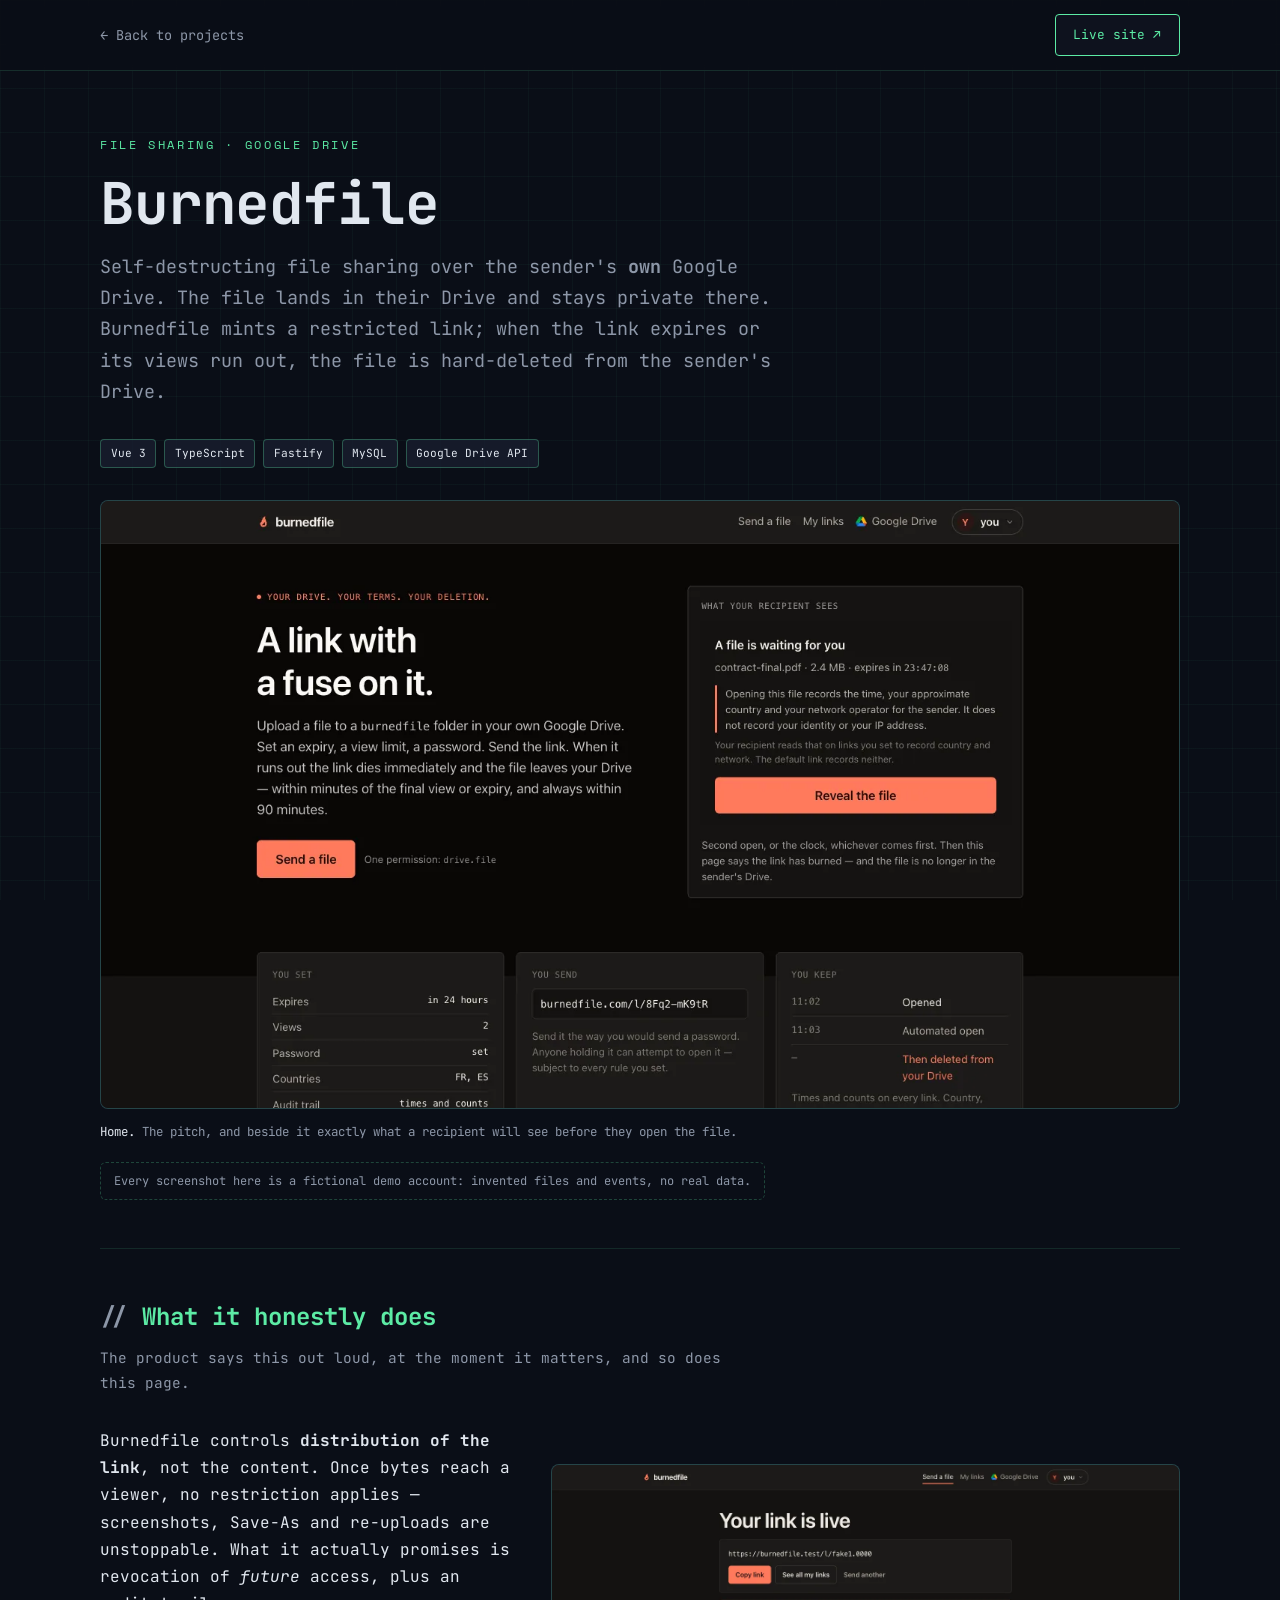
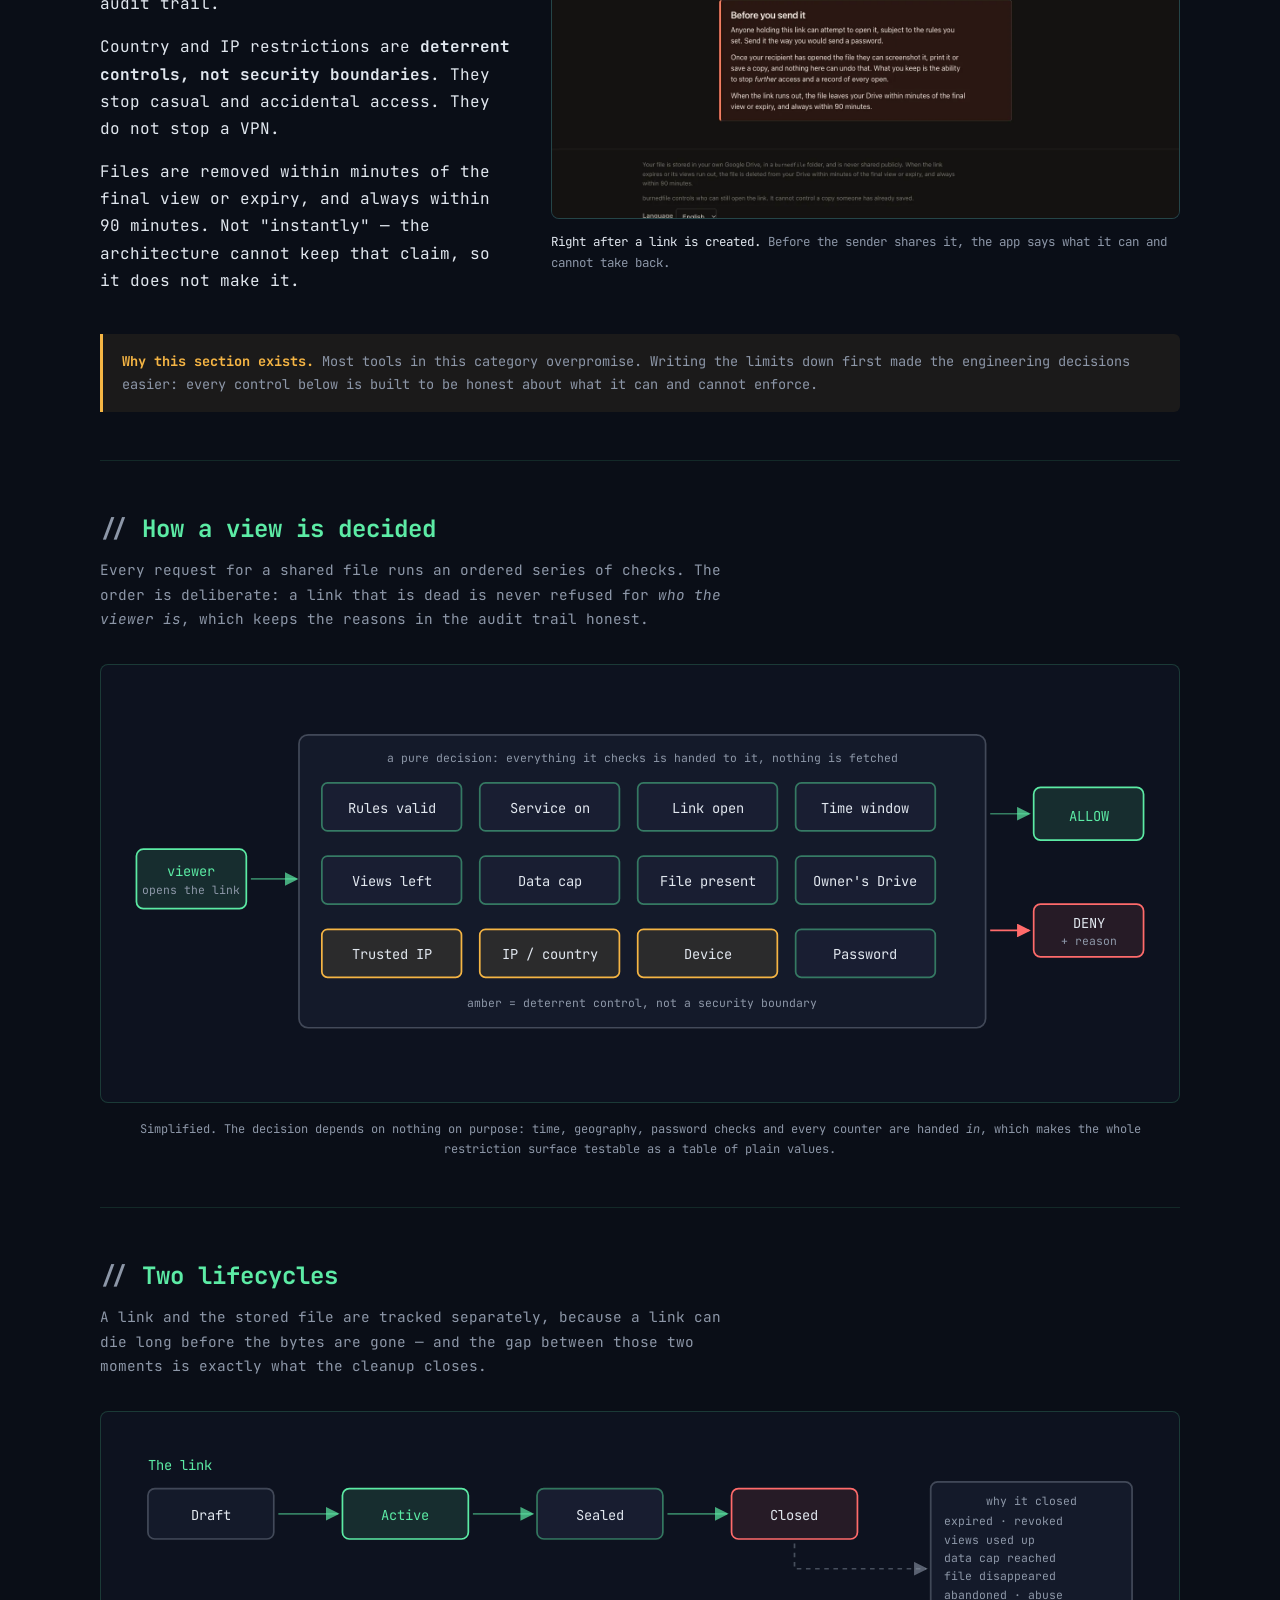
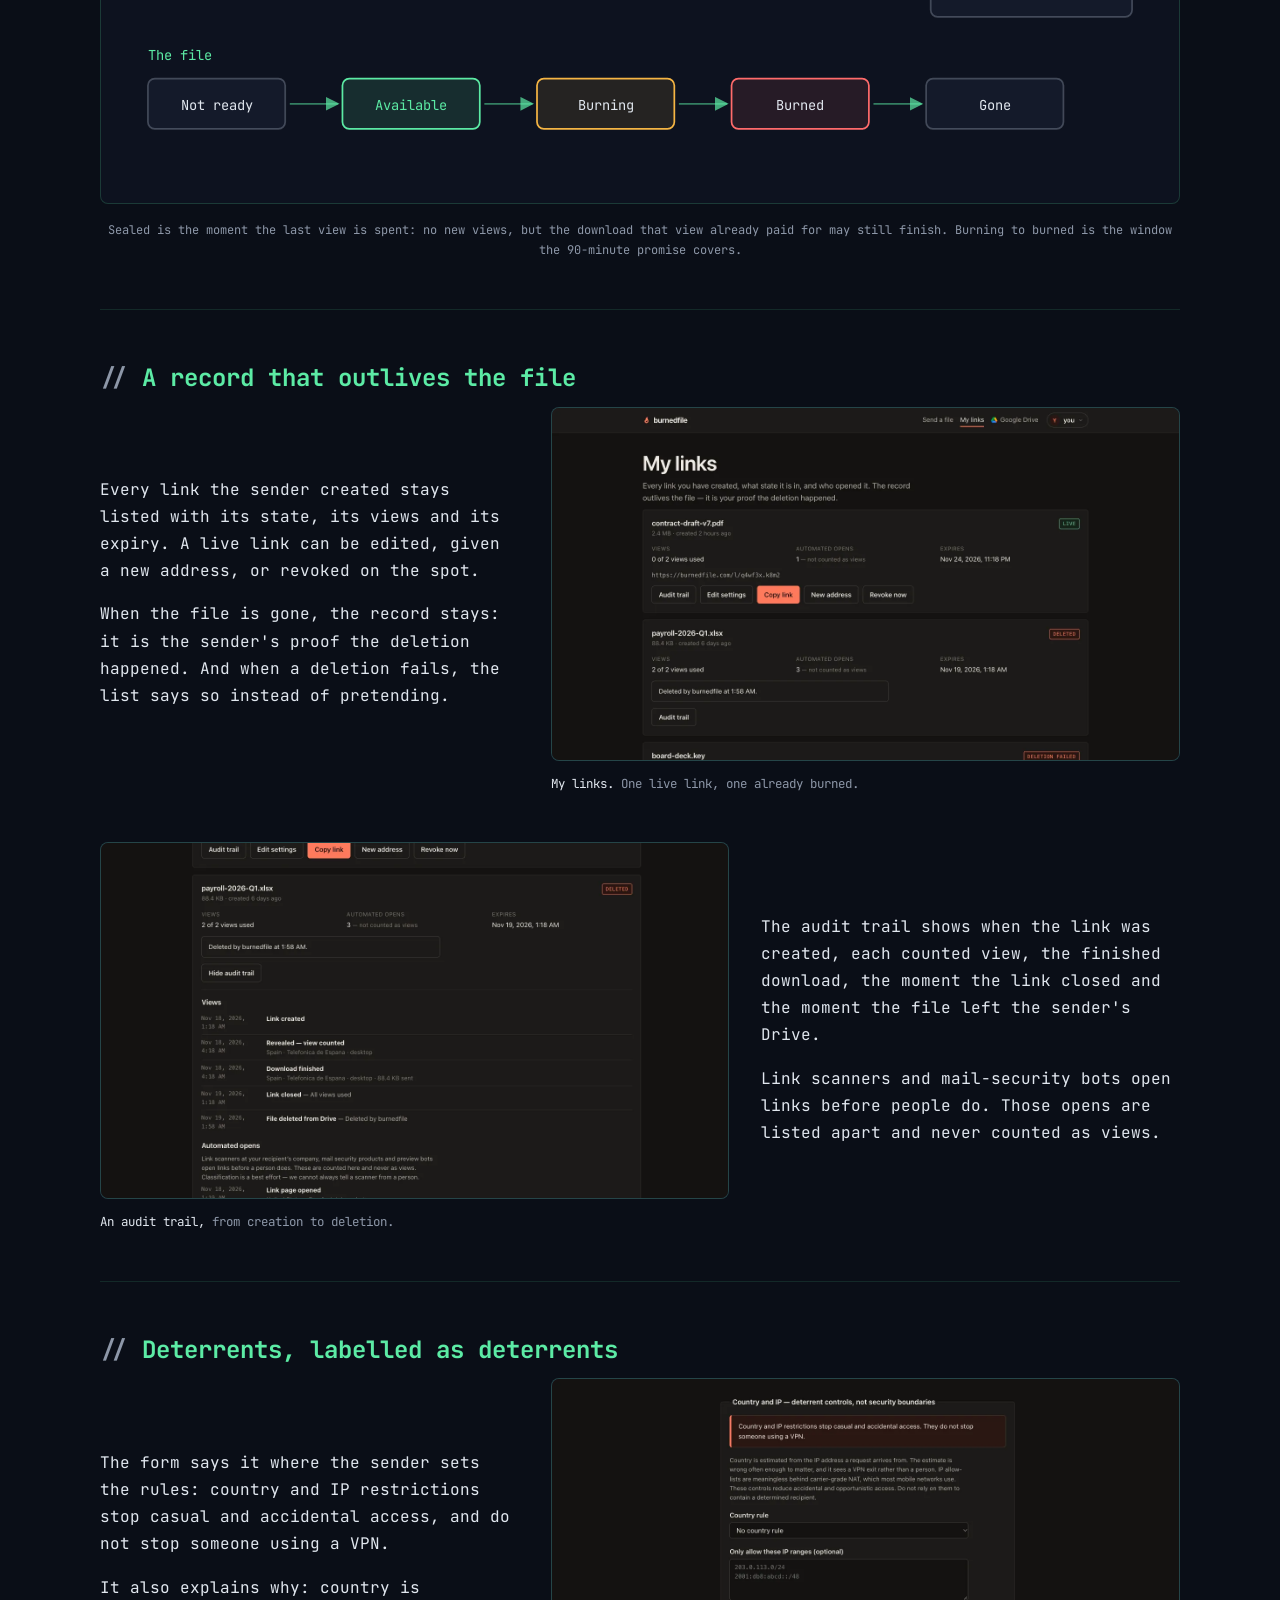
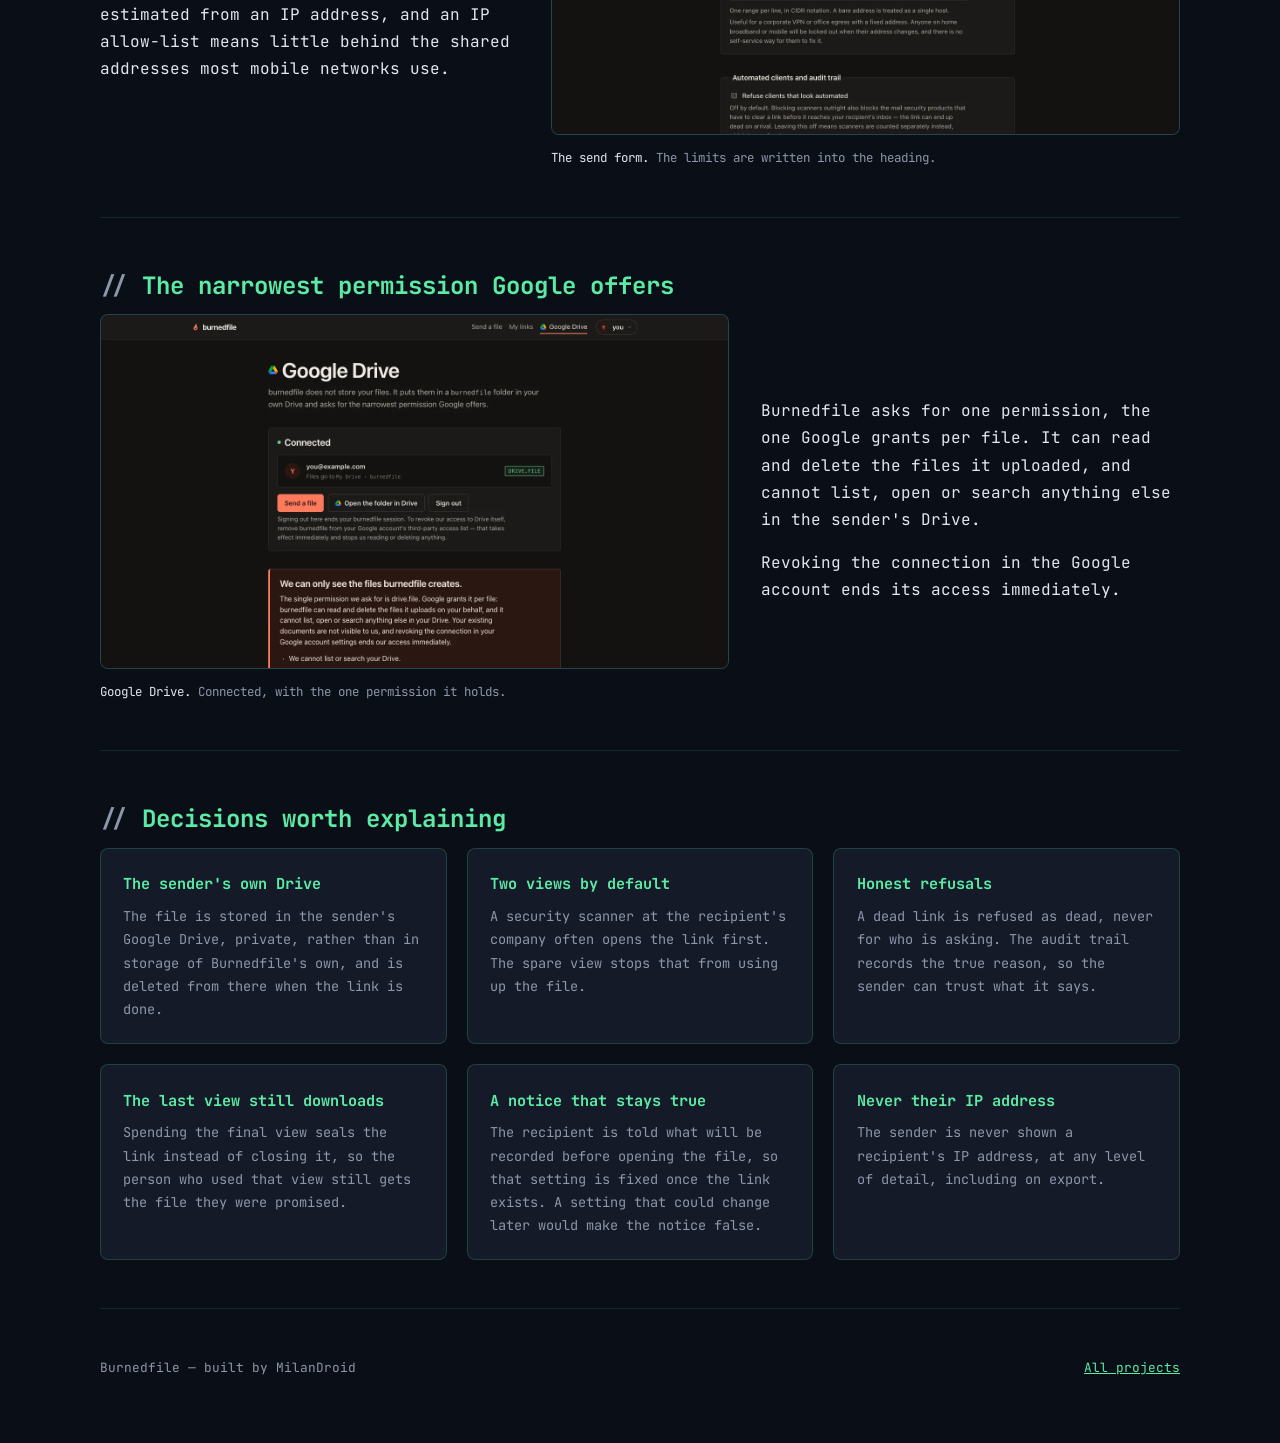
<file: projects/burnedfile.html>
<!DOCTYPE html>
<html lang="en">
<head>
    <meta charset="UTF-8">
    <meta name="viewport" content="width=device-width, initial-scale=1.0">
    <title>Burnedfile | MilanDroid</title>
    <meta name="description" content="Self-destructing file sharing over the sender's own Google Drive.">
    <link rel="preconnect" href="https://fonts.googleapis.com">
    <link rel="preconnect" href="https://fonts.gstatic.com" crossorigin>
    <link href="https://fonts.googleapis.com/css2?family=Space+Mono:wght@400;700&family=JetBrains+Mono:wght@300;400;700&display=swap" rel="stylesheet">
    <link rel="icon" href="/assets/profilex25.webp" type="image/webp">
    <link rel="stylesheet" href="project.css">
    <!-- Cloudflare Web Analytics -->
    <script type='module' src='https://static.cloudflareinsights.com/beacon.min.js' data-cf-beacon='{"token": "6ada0aabcde047e1b8abd1b683951ac5"}'></script>
    <!-- End Cloudflare Web Analytics -->
</head>
<body>

<header class="topbar">
    <div class="wrap topbar-inner">
        <a href="/index.html#projects" class="back-link">&larr; Back to projects</a>
        <div class="topbar-actions">
            <a href="https://burnedfile.com" class="btn btn-primary" target="_blank" rel="noopener">Live site &nearr;</a>
        </div>
    </div>
</header>

<main class="wrap">

    <section class="hero">
        <p class="eyebrow">File sharing &middot; Google Drive</p>
        <h1>Burnedfile</h1>
        <p class="lede">
            Self-destructing file sharing over the sender's <strong>own</strong> Google Drive.
            The file lands in their Drive and stays private there. Burnedfile mints a restricted
            link; when the link expires or its views run out, the file is hard-deleted from the
            sender's Drive.
        </p>
        <div class="tag-row">
            <span class="tag">Vue 3</span>
            <span class="tag">TypeScript</span>
            <span class="tag">Fastify</span>
            <span class="tag">MySQL</span>
            <span class="tag">Google Drive API</span>
        </div>

        <figure class="screenshot">
            <a href="/assets/burnedfile-home.webp" target="_blank" rel="noopener">
                <img src="/assets/burnedfile-home.webp" width="1440" height="810"
                     alt="Burnedfile's home page: 'A link with a fuse on it', beside a preview of what the recipient sees before revealing a file">
            </a>
            <figcaption>
                <strong>Home.</strong> The pitch, and beside it exactly what a recipient will see
                before they open the file.
            </figcaption>
        </figure>
        <p style="margin-top:1.25rem;">
            <span class="demo-note">Every screenshot here is a fictional demo account: invented files and events, no real data.</span>
        </p>
    </section>

    <section class="section">
        <h2>What it honestly does</h2>
        <p class="section-sub">
            The product says this out loud, at the moment it matters, and so does this page.
        </p>
        <div class="feature">
            <div class="prose">
                <p>
                    Burnedfile controls <strong>distribution of the link</strong>, not the content.
                    Once bytes reach a viewer, no restriction applies &mdash; screenshots, Save-As
                    and re-uploads are unstoppable. What it actually promises is revocation of
                    <em>future</em> access, plus an audit trail.
                </p>
                <p>
                    Country and IP restrictions are <strong>deterrent controls, not security
                    boundaries</strong>. They stop casual and accidental access. They do not stop a
                    VPN.
                </p>
                <p>
                    Files are removed within minutes of the final view or expiry, and always within
                    90 minutes. Not "instantly" &mdash; the architecture cannot keep that claim, so it
                    does not make it.
                </p>
            </div>
            <figure class="screenshot">
                <a href="/assets/burnedfile-created.webp" target="_blank" rel="noopener">
                    <img src="/assets/burnedfile-created.webp" width="1440" height="810" loading="lazy"
                         alt="The screen after a link is created: the share address, and a 'Before you send it' note saying the recipient can keep a copy once they open the file">
                </a>
                <figcaption>
                    <strong>Right after a link is created.</strong> Before the sender shares it, the
                    app says what it can and cannot take back.
                </figcaption>
            </figure>
        </div>
        <div class="note" style="margin-top:1.5rem;">
            <strong>Why this section exists.</strong> Most tools in this category overpromise.
            Writing the limits down first made the engineering decisions easier: every control below
            is built to be honest about what it can and cannot enforce.
        </div>
    </section>

    <section class="section">
        <h2>How a view is decided</h2>
        <p class="section-sub">
            Every request for a shared file runs an ordered series of checks. The order is
            deliberate: a link that is dead is never refused for <em>who the viewer is</em>, which
            keeps the reasons in the audit trail honest.
        </p>

        <div class="diagram">
            <svg viewBox="0 0 900 340" role="img" aria-labelledby="pipeline-title">
                <title id="pipeline-title">The ordered checks between a viewer opening a link and the file being allowed or refused</title>

                <rect x="10" y="140" width="96" height="52" rx="6" class="d-box-accent"/>
                <text x="58" y="163" class="d-label-accent" text-anchor="middle">viewer</text>
                <text x="58" y="179" class="d-label-sm" text-anchor="middle">opens the link</text>

                <path d="M110 166 H150" class="d-line" marker-end="url(#bf-arrow)"/>

                <rect x="152" y="40" width="600" height="256" rx="8" class="d-box-muted"/>
                <text x="452" y="64" class="d-label-sm" text-anchor="middle">a pure decision: everything it checks is handed to it, nothing is fetched</text>

                <rect x="172" y="82" width="122" height="42" rx="5" class="d-box"/>
                <text x="233" y="108" class="d-label" text-anchor="middle">Rules valid</text>

                <rect x="310" y="82" width="122" height="42" rx="5" class="d-box"/>
                <text x="371" y="108" class="d-label" text-anchor="middle">Service on</text>

                <rect x="448" y="82" width="122" height="42" rx="5" class="d-box"/>
                <text x="509" y="108" class="d-label" text-anchor="middle">Link open</text>

                <rect x="586" y="82" width="122" height="42" rx="5" class="d-box"/>
                <text x="647" y="108" class="d-label" text-anchor="middle">Time window</text>

                <rect x="172" y="146" width="122" height="42" rx="5" class="d-box"/>
                <text x="233" y="172" class="d-label" text-anchor="middle">Views left</text>

                <rect x="310" y="146" width="122" height="42" rx="5" class="d-box"/>
                <text x="371" y="172" class="d-label" text-anchor="middle">Data cap</text>

                <rect x="448" y="146" width="122" height="42" rx="5" class="d-box"/>
                <text x="509" y="172" class="d-label" text-anchor="middle">File present</text>

                <rect x="586" y="146" width="122" height="42" rx="5" class="d-box"/>
                <text x="647" y="172" class="d-label" text-anchor="middle">Owner's Drive</text>

                <rect x="172" y="210" width="122" height="42" rx="5" class="d-box-warn"/>
                <text x="233" y="236" class="d-label" text-anchor="middle">Trusted IP</text>

                <rect x="310" y="210" width="122" height="42" rx="5" class="d-box-warn"/>
                <text x="371" y="236" class="d-label" text-anchor="middle">IP / country</text>

                <rect x="448" y="210" width="122" height="42" rx="5" class="d-box-warn"/>
                <text x="509" y="236" class="d-label" text-anchor="middle">Device</text>

                <rect x="586" y="210" width="122" height="42" rx="5" class="d-box"/>
                <text x="647" y="236" class="d-label" text-anchor="middle">Password</text>

                <text x="452" y="278" class="d-label-sm" text-anchor="middle">amber = deterrent control, not a security boundary</text>

                <path d="M756 109 H790" class="d-line" marker-end="url(#bf-arrow)"/>
                <rect x="794" y="86" width="96" height="46" rx="6" class="d-box-accent"/>
                <text x="842" y="115" class="d-label-accent" text-anchor="middle">ALLOW</text>

                <path d="M756 211 H790" class="d-line-danger" marker-end="url(#bf-arrow-d)"/>
                <rect x="794" y="188" width="96" height="46" rx="6" class="d-box-danger"/>
                <text x="842" y="209" class="d-label" text-anchor="middle">DENY</text>
                <text x="842" y="224" class="d-label-sm" text-anchor="middle">+ reason</text>

                <defs>
                    <marker id="bf-arrow" markerWidth="8" markerHeight="8" refX="7" refY="4" orient="auto">
                        <path d="M0 0 L8 4 L0 8 z" fill="rgba(92,235,165,0.7)"/>
                    </marker>
                    <marker id="bf-arrow-d" markerWidth="8" markerHeight="8" refX="7" refY="4" orient="auto">
                        <path d="M0 0 L8 4 L0 8 z" fill="#ff6b6b"/>
                    </marker>
                </defs>
            </svg>
        </div>
        <p class="diagram-caption">
            Simplified. The decision depends on nothing on purpose: time, geography, password
            checks and every counter are handed <em>in</em>, which makes the whole restriction
            surface testable as a table of plain values.
        </p>
    </section>

    <section class="section">
        <h2>Two lifecycles</h2>
        <p class="section-sub">
            A link and the stored file are tracked separately, because a link can die long before
            the bytes are gone &mdash; and the gap between those two moments is exactly what the
            cleanup closes.
        </p>

        <div class="diagram">
            <svg viewBox="0 0 900 300" role="img" aria-labelledby="states-title">
                <title id="states-title">The link's lifecycle above, the stored file's lifecycle below</title>

                <text x="20" y="30" class="d-label-accent">The link</text>

                <rect x="20" y="46" width="110" height="44" rx="6" class="d-box-muted"/>
                <text x="75" y="73" class="d-label" text-anchor="middle">Draft</text>
                <path d="M134 68 H186" class="d-line" marker-end="url(#bf-a2)"/>

                <rect x="190" y="46" width="110" height="44" rx="6" class="d-box-accent"/>
                <text x="245" y="73" class="d-label-accent" text-anchor="middle">Active</text>
                <path d="M304 68 H356" class="d-line" marker-end="url(#bf-a2)"/>

                <rect x="360" y="46" width="110" height="44" rx="6" class="d-box"/>
                <text x="415" y="73" class="d-label" text-anchor="middle">Sealed</text>
                <path d="M474 68 H526" class="d-line" marker-end="url(#bf-a2)"/>

                <rect x="530" y="46" width="110" height="44" rx="6" class="d-box-danger"/>
                <text x="585" y="73" class="d-label" text-anchor="middle">Closed</text>

                <path d="M585 94 V116 H700" class="d-line-muted" marker-end="url(#bf-a3)"/>
                <rect x="704" y="40" width="176" height="118" rx="6" class="d-box-muted"/>
                <text x="792" y="60" class="d-label-sm" text-anchor="middle">why it closed</text>
                <text x="716" y="78" class="d-label-sm">expired &middot; revoked</text>
                <text x="716" y="94" class="d-label-sm">views used up</text>
                <text x="716" y="110" class="d-label-sm">data cap reached</text>
                <text x="716" y="126" class="d-label-sm">file disappeared</text>
                <text x="716" y="142" class="d-label-sm">abandoned &middot; abuse</text>

                <text x="20" y="196" class="d-label-accent">The file</text>

                <rect x="20" y="212" width="120" height="44" rx="6" class="d-box-muted"/>
                <text x="80" y="239" class="d-label" text-anchor="middle">Not ready</text>
                <path d="M144 234 H186" class="d-line" marker-end="url(#bf-a2)"/>

                <rect x="190" y="212" width="120" height="44" rx="6" class="d-box-accent"/>
                <text x="250" y="239" class="d-label-accent" text-anchor="middle">Available</text>
                <path d="M314 234 H356" class="d-line" marker-end="url(#bf-a2)"/>

                <rect x="360" y="212" width="120" height="44" rx="6" class="d-box-warn"/>
                <text x="420" y="239" class="d-label" text-anchor="middle">Burning</text>
                <path d="M484 234 H526" class="d-line" marker-end="url(#bf-a2)"/>

                <rect x="530" y="212" width="120" height="44" rx="6" class="d-box-danger"/>
                <text x="590" y="239" class="d-label" text-anchor="middle">Burned</text>
                <path d="M654 234 H696" class="d-line" marker-end="url(#bf-a2)"/>

                <rect x="700" y="212" width="120" height="44" rx="6" class="d-box-muted"/>
                <text x="760" y="239" class="d-label" text-anchor="middle">Gone</text>

                <defs>
                    <marker id="bf-a2" markerWidth="8" markerHeight="8" refX="7" refY="4" orient="auto">
                        <path d="M0 0 L8 4 L0 8 z" fill="rgba(92,235,165,0.7)"/>
                    </marker>
                    <marker id="bf-a3" markerWidth="8" markerHeight="8" refX="7" refY="4" orient="auto">
                        <path d="M0 0 L8 4 L0 8 z" fill="rgba(141,151,168,0.6)"/>
                    </marker>
                </defs>
            </svg>
        </div>
        <p class="diagram-caption">
            Sealed is the moment the last view is spent: no new views, but the download that view
            already paid for may still finish. Burning to burned is the window the 90-minute promise
            covers.
        </p>
    </section>

    <section class="section">
        <h2>A record that outlives the file</h2>
        <div class="feature">
            <div class="prose">
                <p>
                    Every link the sender created stays listed with its state, its views and its
                    expiry. A live link can be edited, given a new address, or revoked on the spot.
                </p>
                <p>
                    When the file is gone, the record stays: it is the sender's proof the deletion
                    happened. And when a deletion fails, the list says so instead of pretending.
                </p>
            </div>
            <figure class="screenshot">
                <a href="/assets/burnedfile-links.webp" target="_blank" rel="noopener">
                    <img src="/assets/burnedfile-links.webp" width="1440" height="810" loading="lazy"
                         alt="The My links dashboard: a live contract link with views, automated opens and expiry, and a payroll file marked deleted by Burnedfile">
                </a>
                <figcaption><strong>My links.</strong> One live link, one already burned.</figcaption>
            </figure>
        </div>
        <div class="feature reverse">
            <div class="prose">
                <p>
                    The audit trail shows when the link was created, each counted view, the finished
                    download, the moment the link closed and the moment the file left the sender's
                    Drive.
                </p>
                <p>
                    Link scanners and mail-security bots open links before people do. Those opens
                    are listed apart and never counted as views.
                </p>
            </div>
            <figure class="screenshot">
                <a href="/assets/burnedfile-audit.webp" target="_blank" rel="noopener">
                    <img src="/assets/burnedfile-audit.webp" width="1430" height="810" loading="lazy"
                         alt="The audit trail of a burned link: created, revealed from Spain on a desktop, download finished, link closed, file deleted from Drive, then a separate list of automated opens">
                </a>
                <figcaption><strong>An audit trail,</strong> from creation to deletion.</figcaption>
            </figure>
        </div>
    </section>

    <section class="section">
        <h2>Deterrents, labelled as deterrents</h2>
        <div class="feature">
            <div class="prose">
                <p>
                    The form says it where the sender sets the rules: country and IP restrictions
                    stop casual and accidental access, and do not stop someone using a VPN.
                </p>
                <p>
                    It also explains why: country is estimated from an IP address, and an IP
                    allow-list means little behind the shared addresses most mobile networks use.
                </p>
            </div>
            <figure class="screenshot">
                <a href="/assets/burnedfile-deterrents.webp" target="_blank" rel="noopener">
                    <img src="/assets/burnedfile-deterrents.webp" width="1430" height="810" loading="lazy"
                         alt="The country and IP section of the send form, headed 'deterrent controls, not security boundaries', with a warning that they do not stop a VPN">
                </a>
                <figcaption><strong>The send form.</strong> The limits are written into the heading.</figcaption>
            </figure>
        </div>
    </section>

    <section class="section">
        <h2>The narrowest permission Google offers</h2>
        <div class="feature reverse">
            <div class="prose">
                <p>
                    Burnedfile asks for one permission, the one Google grants per file. It can read
                    and delete the files it uploaded, and cannot list, open or search anything else
                    in the sender's Drive.
                </p>
                <p>
                    Revoking the connection in the Google account ends its access immediately.
                </p>
            </div>
            <figure class="screenshot">
                <a href="/assets/burnedfile-connect.webp" target="_blank" rel="noopener">
                    <img src="/assets/burnedfile-connect.webp" width="1440" height="810" loading="lazy"
                         alt="The Google Drive page: connected with a single per-file permission, files going to a burnedfile folder, and an explanation that only files Burnedfile creates are visible to it">
                </a>
                <figcaption><strong>Google Drive.</strong> Connected, with the one permission it holds.</figcaption>
            </figure>
        </div>
    </section>

    <section class="section">
        <h2>Decisions worth explaining</h2>
        <div class="grid">
            <div class="card">
                <h3>The sender's own Drive</h3>
                <p>The file is stored in the sender's Google Drive, private, rather than in storage of Burnedfile's own, and is deleted from there when the link is done.</p>
            </div>
            <div class="card">
                <h3>Two views by default</h3>
                <p>A security scanner at the recipient's company often opens the link first. The spare view stops that from using up the file.</p>
            </div>
            <div class="card">
                <h3>Honest refusals</h3>
                <p>A dead link is refused as dead, never for who is asking. The audit trail records the true reason, so the sender can trust what it says.</p>
            </div>
            <div class="card">
                <h3>The last view still downloads</h3>
                <p>Spending the final view seals the link instead of closing it, so the person who used that view still gets the file they were promised.</p>
            </div>
            <div class="card">
                <h3>A notice that stays true</h3>
                <p>The recipient is told what will be recorded before opening the file, so that setting is fixed once the link exists. A setting that could change later would make the notice false.</p>
            </div>
            <div class="card">
                <h3>Never their IP address</h3>
                <p>The sender is never shown a recipient's IP address, at any level of detail, including on export.</p>
            </div>
        </div>
    </section>

    <div class="foot wrap">
        <span>Burnedfile &mdash; built by MilanDroid</span>
        <span><a href="/index.html#projects">All projects</a></span>
    </div>

</main>

</body>
</html>
</file>
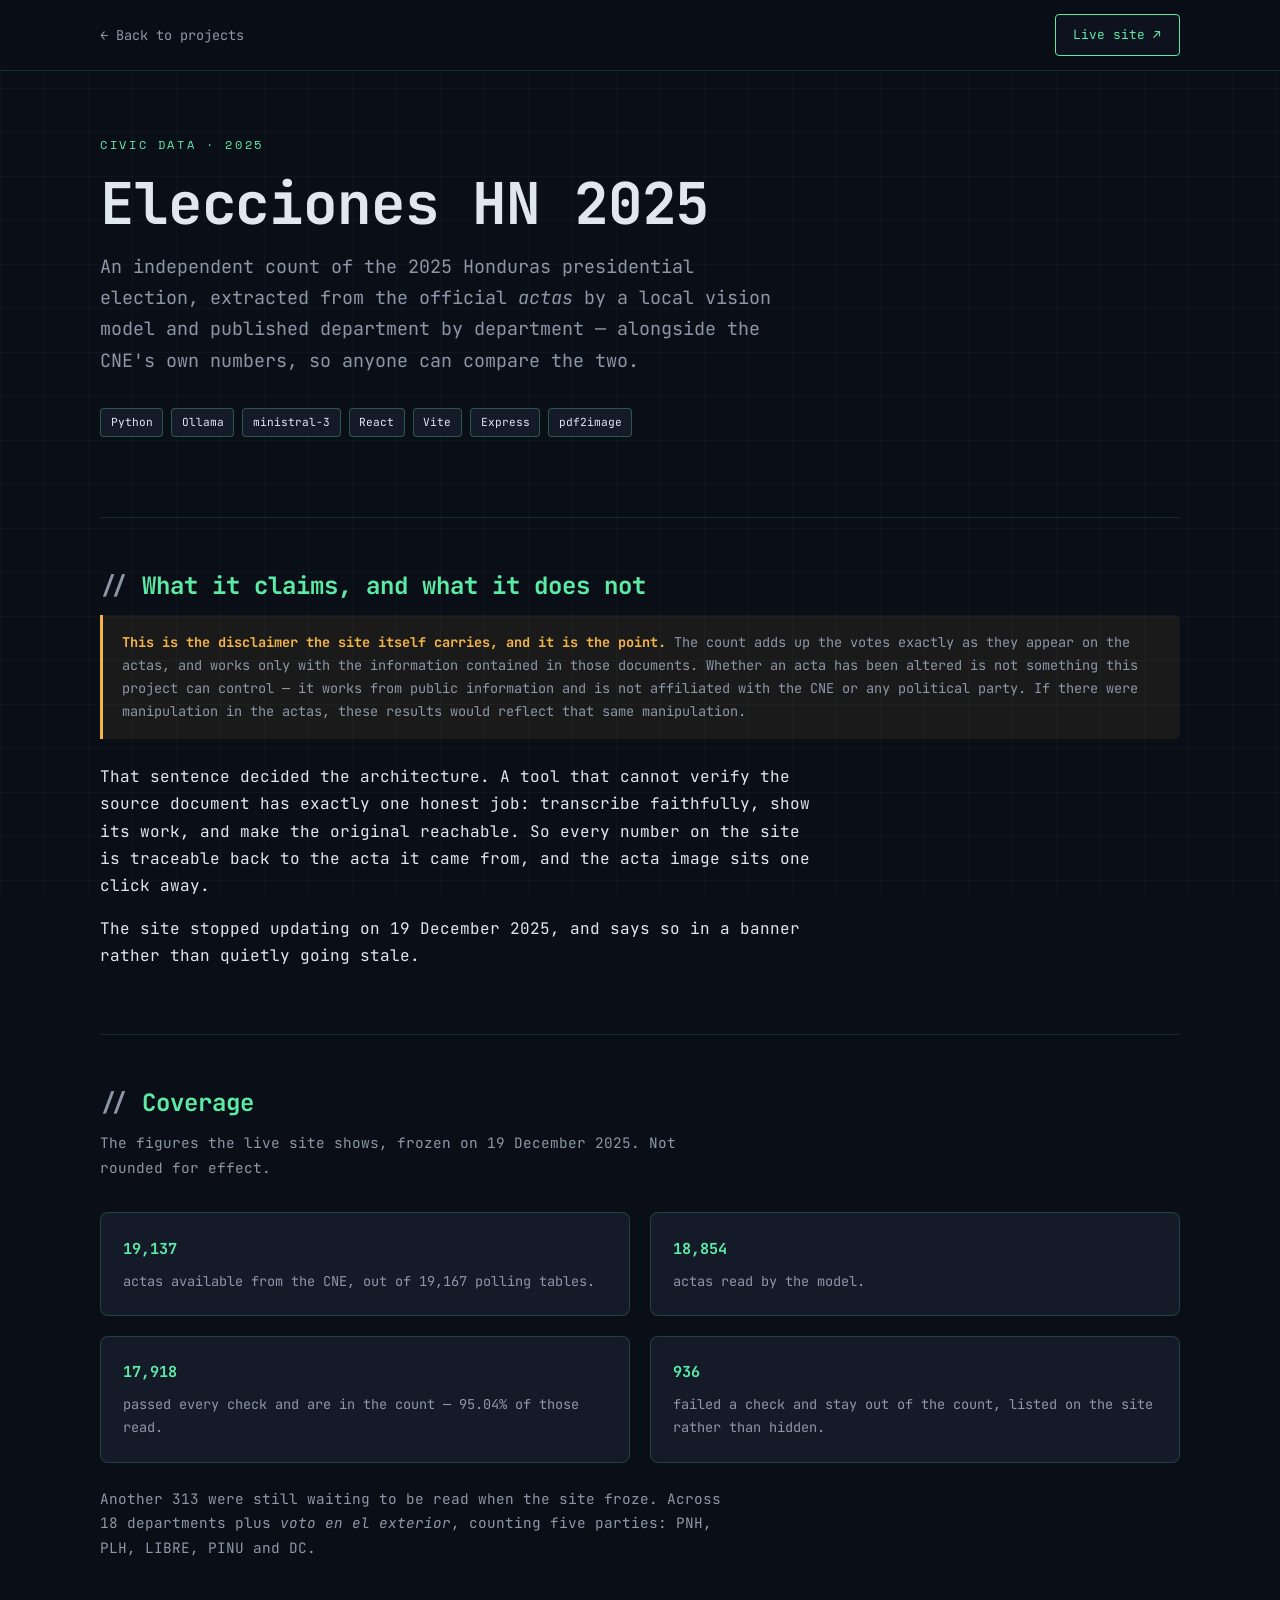
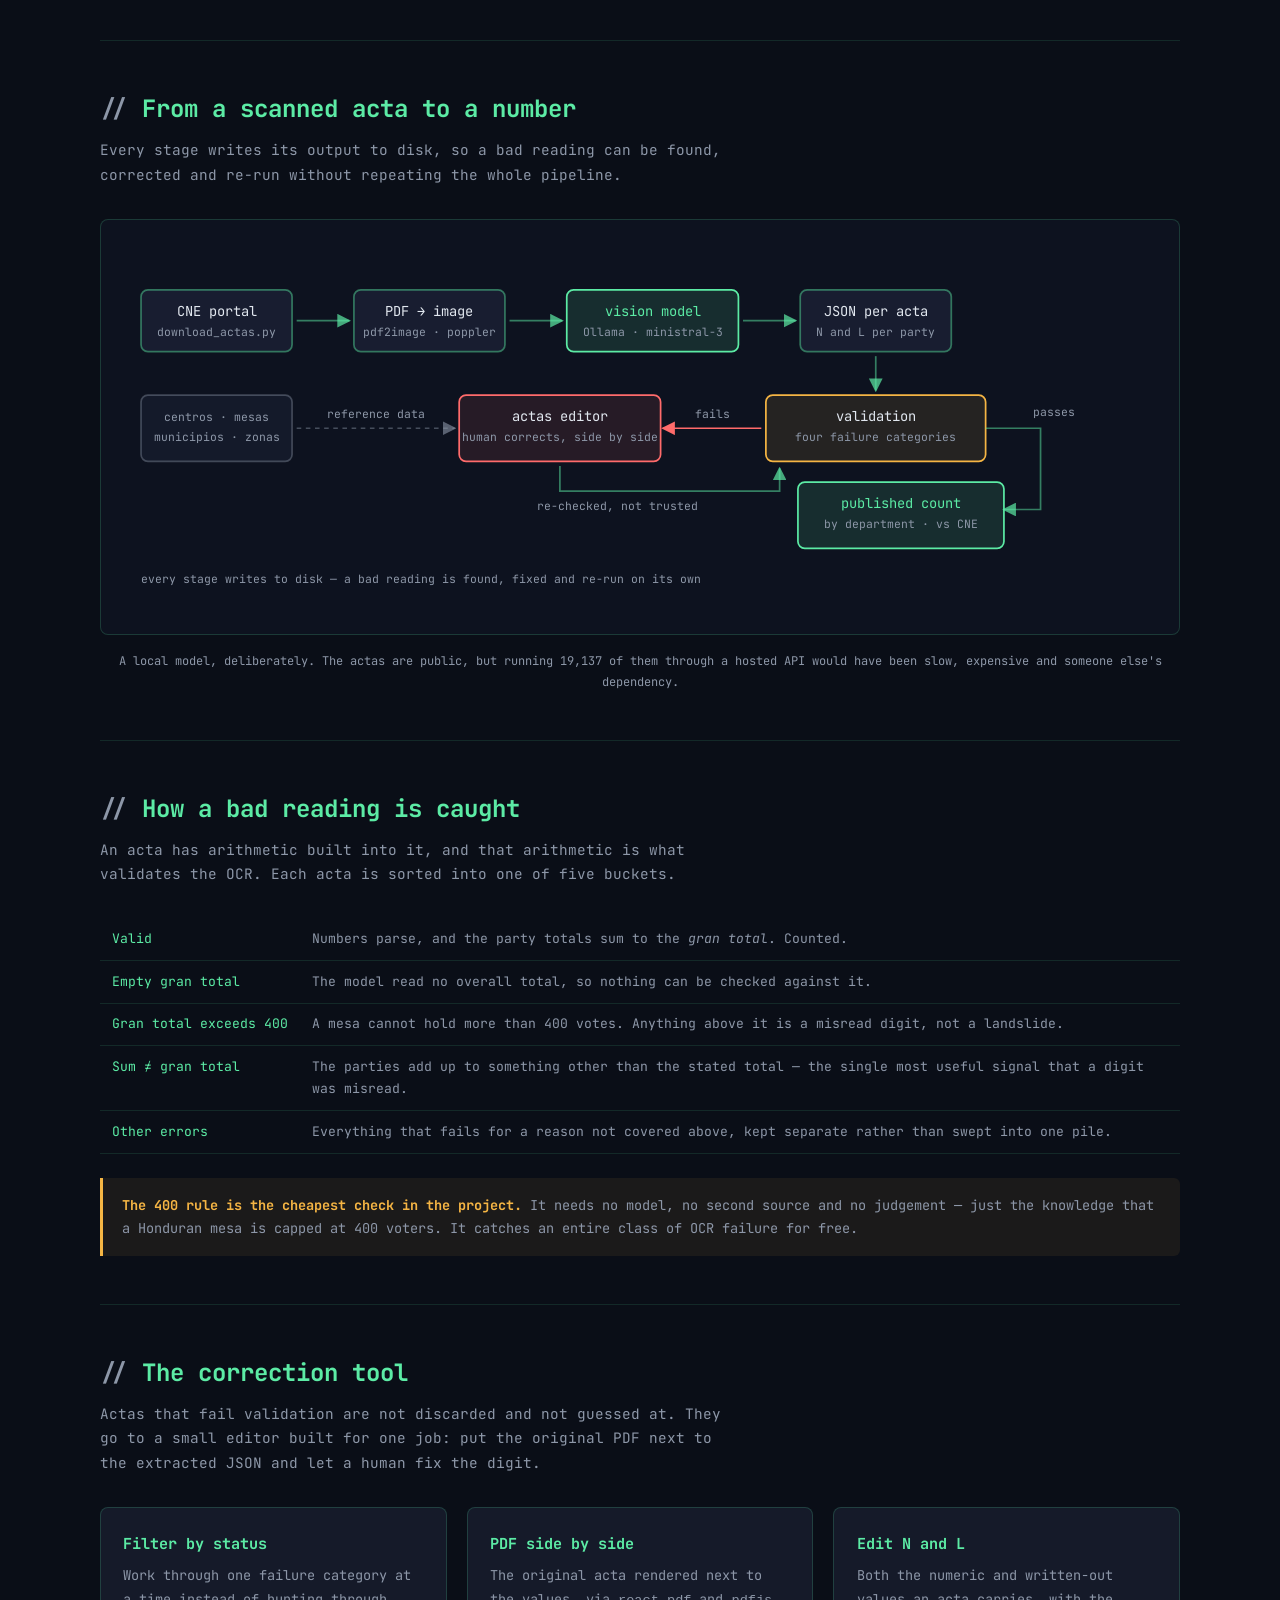
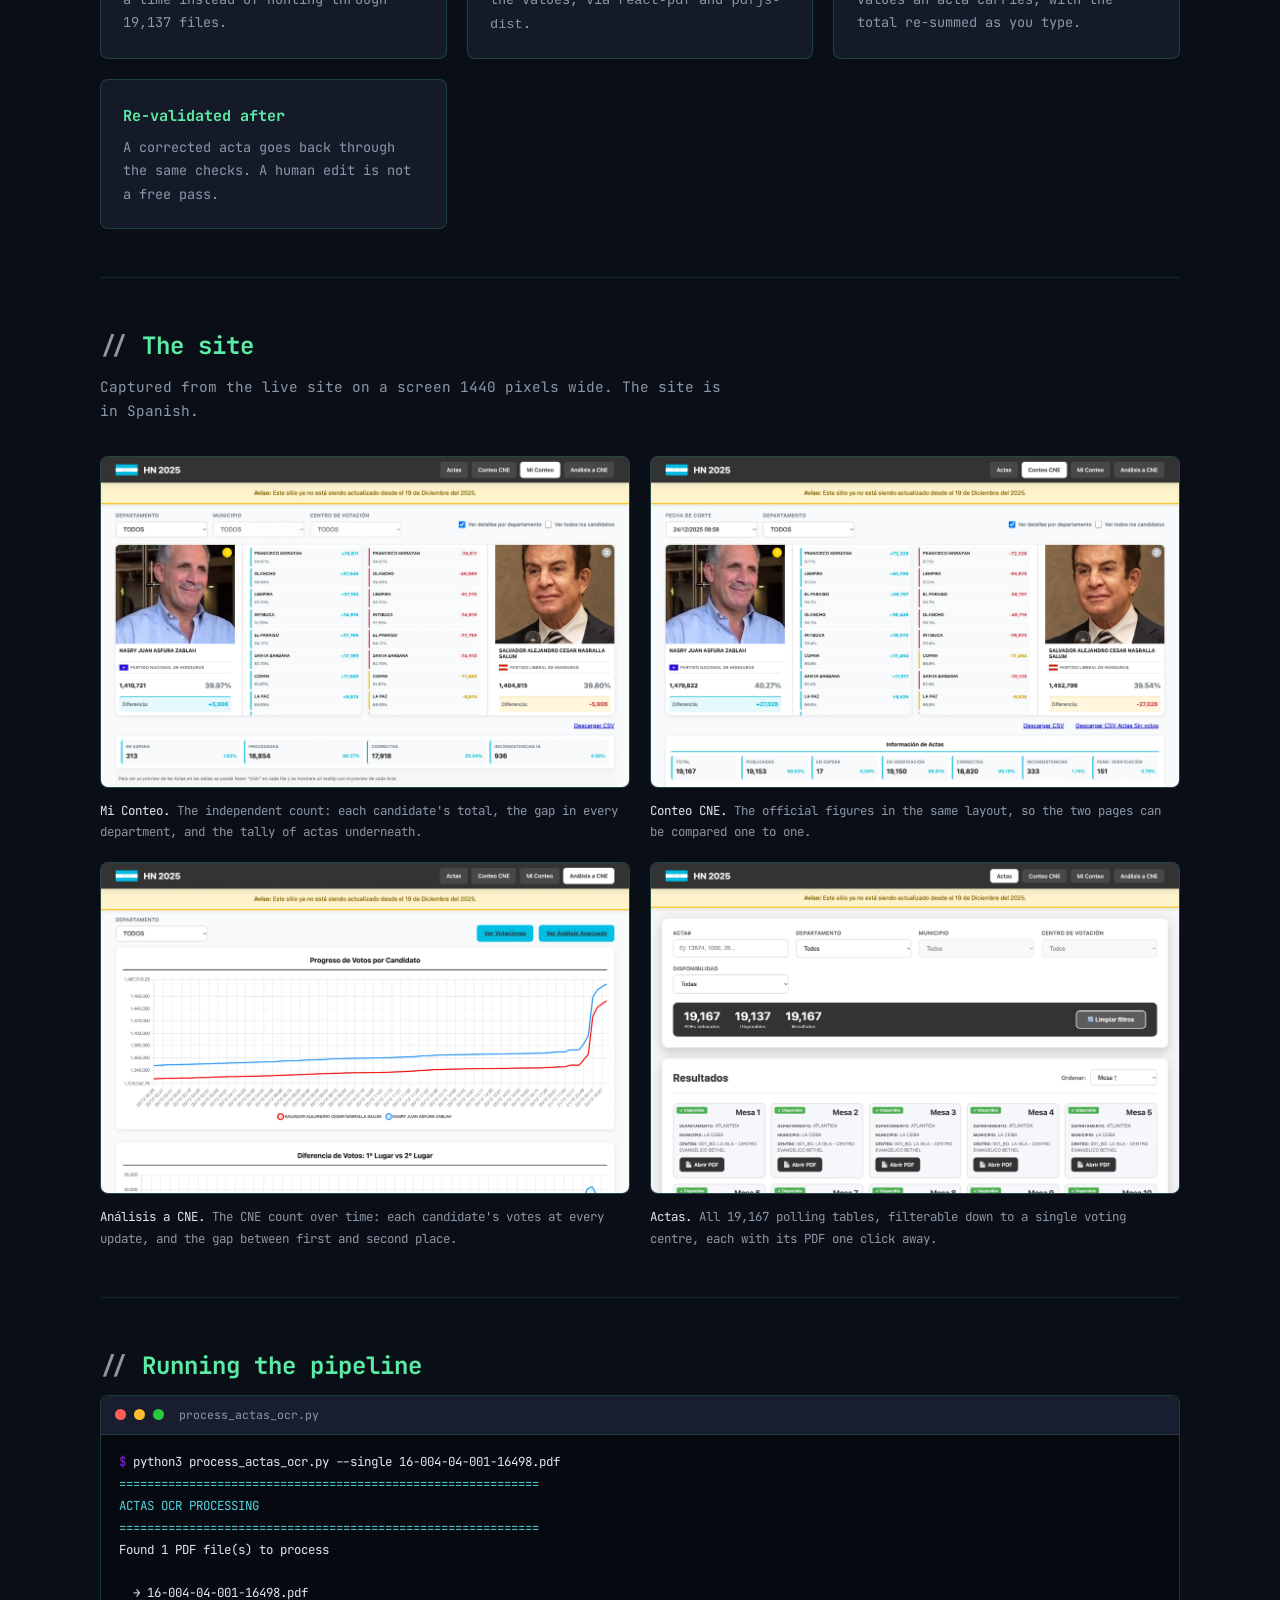
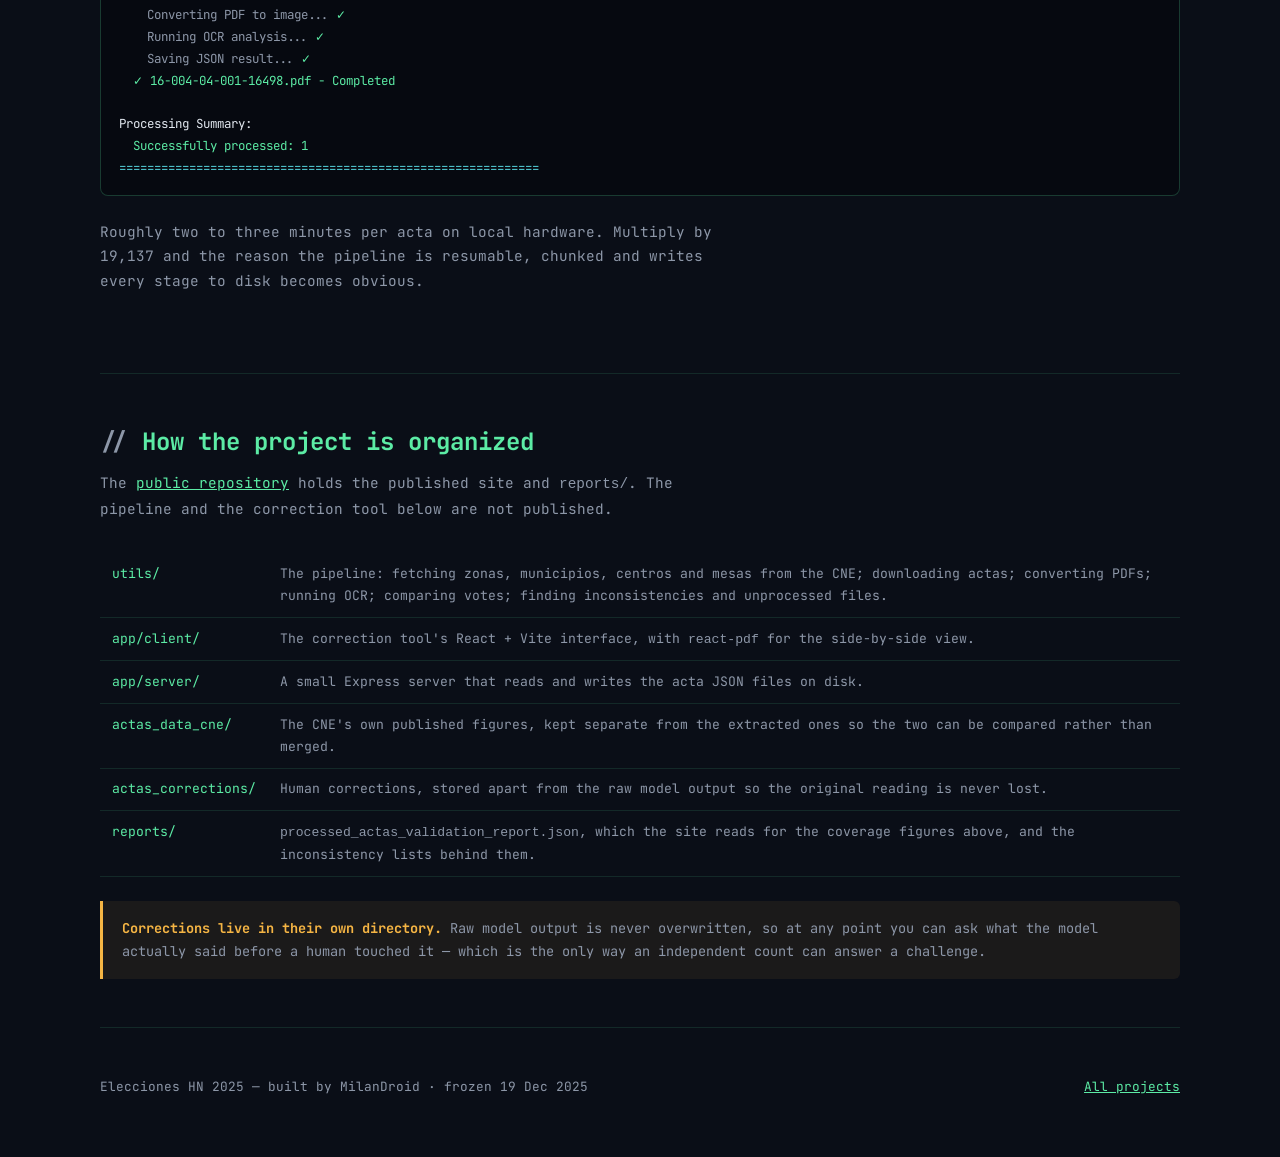
<file: projects/elecciones-hn-2025.html>
<!DOCTYPE html>
<html lang="en">
<head>
    <meta charset="UTF-8">
    <meta name="viewport" content="width=device-width, initial-scale=1.0">
    <title>Elecciones HN 2025 | MilanDroid</title>
    <meta name="description" content="An independent AI-assisted count of the 2025 Honduras election, read straight from the official actas.">
    <link rel="preconnect" href="https://fonts.googleapis.com">
    <link rel="preconnect" href="https://fonts.gstatic.com" crossorigin>
    <link href="https://fonts.googleapis.com/css2?family=Space+Mono:wght@400;700&family=JetBrains+Mono:wght@300;400;700&display=swap" rel="stylesheet">
    <link rel="icon" href="/assets/profilex25.webp" type="image/webp">
    <link rel="stylesheet" href="project.css">
    <!-- Cloudflare Web Analytics -->
    <script type='module' src='https://static.cloudflareinsights.com/beacon.min.js' data-cf-beacon='{"token": "6ada0aabcde047e1b8abd1b683951ac5"}'></script>
    <!-- End Cloudflare Web Analytics -->
</head>
<body>

<header class="topbar">
    <div class="wrap topbar-inner">
        <a href="/index.html#projects" class="back-link">&larr; Back to projects</a>
        <div class="topbar-actions">
            <a href="https://milandroid.dev/eleccioneshn2025" class="btn btn-primary" target="_blank" rel="noopener">Live site &nearr;</a>
        </div>
    </div>
</header>

<main class="wrap">

    <section class="hero">
        <p class="eyebrow">Civic data &middot; 2025</p>
        <h1>Elecciones HN 2025</h1>
        <p class="lede">
            An independent count of the 2025 Honduras presidential election, extracted from the
            official <em>actas</em> by a local vision model and published department by department
            &mdash; alongside the CNE's own numbers, so anyone can compare the two.
        </p>
        <div class="tag-row">
            <span class="tag">Python</span>
            <span class="tag">Ollama</span>
            <span class="tag">ministral-3</span>
            <span class="tag">React</span>
            <span class="tag">Vite</span>
            <span class="tag">Express</span>
            <span class="tag">pdf2image</span>
        </div>
    </section>

    <section class="section">
        <h2>What it claims, and what it does not</h2>
        <div class="note">
            <strong>This is the disclaimer the site itself carries, and it is the point.</strong>
            The count adds up the votes exactly as they appear on the actas, and works only with the
            information contained in those documents. Whether an acta has been altered is not
            something this project can control &mdash; it works from public information and is not
            affiliated with the CNE or any political party. If there were manipulation in the actas,
            these results would reflect that same manipulation.
        </div>
        <div class="prose" style="margin-top:1.5rem;">
            <p>
                That sentence decided the architecture. A tool that cannot verify the source
                document has exactly one honest job: transcribe faithfully, show its work, and make
                the original reachable. So every number on the site is traceable back to the acta it
                came from, and the acta image sits one click away.
            </p>
            <p>
                The site stopped updating on 19 December 2025, and says so in a banner rather than
                quietly going stale.
            </p>
        </div>
    </section>

    <section class="section">
        <h2>Coverage</h2>
        <p class="section-sub">
            The figures the live site shows, frozen on 19 December 2025. Not rounded for effect.
        </p>
        <div class="grid grid-pairs">
            <div class="card">
                <h3>19,137</h3>
                <p>actas available from the CNE, out of 19,167 polling tables.</p>
            </div>
            <div class="card">
                <h3>18,854</h3>
                <p>actas read by the model.</p>
            </div>
            <div class="card">
                <h3>17,918</h3>
                <p>passed every check and are in the count &mdash; 95.04% of those read.</p>
            </div>
            <div class="card">
                <h3>936</h3>
                <p>failed a check and stay out of the count, listed on the site rather than hidden.</p>
            </div>
        </div>
        <p class="section-sub" style="margin-top:1.5rem;">
            Another 313 were still waiting to be read when the site froze. Across 18 departments plus
            <em>voto en el exterior</em>, counting five parties: PNH, PLH, LIBRE, PINU and DC.
        </p>
    </section>

    <section class="section">
        <h2>From a scanned acta to a number</h2>
        <p class="section-sub">
            Every stage writes its output to disk, so a bad reading can be found, corrected and
            re-run without repeating the whole pipeline.
        </p>

        <div class="diagram">
            <svg viewBox="0 0 900 320" role="img" aria-labelledby="hn-title">
                <title id="hn-title">Pipeline from CNE download through OCR and validation to the published count</title>

                <rect x="14" y="40" width="132" height="54" rx="6" class="d-box"/>
                <text x="80" y="63" class="d-label" text-anchor="middle">CNE portal</text>
                <text x="80" y="80" class="d-label-sm" text-anchor="middle">download_actas.py</text>

                <path d="M150 67 H196" class="d-line" marker-end="url(#hn-a)"/>

                <rect x="200" y="40" width="132" height="54" rx="6" class="d-box"/>
                <text x="266" y="63" class="d-label" text-anchor="middle">PDF &rarr; image</text>
                <text x="266" y="80" class="d-label-sm" text-anchor="middle">pdf2image &middot; poppler</text>

                <path d="M336 67 H382" class="d-line" marker-end="url(#hn-a)"/>

                <rect x="386" y="40" width="150" height="54" rx="6" class="d-box-accent"/>
                <text x="461" y="63" class="d-label-accent" text-anchor="middle">vision model</text>
                <text x="461" y="80" class="d-label-sm" text-anchor="middle">Ollama &middot; ministral-3</text>

                <path d="M540 67 H586" class="d-line" marker-end="url(#hn-a)"/>

                <rect x="590" y="40" width="132" height="54" rx="6" class="d-box"/>
                <text x="656" y="63" class="d-label" text-anchor="middle">JSON per acta</text>
                <text x="656" y="80" class="d-label-sm" text-anchor="middle">N and L per party</text>

                <path d="M656 98 V128" class="d-line" marker-end="url(#hn-a)"/>

                <rect x="560" y="132" width="192" height="58" rx="6" class="d-box-warn"/>
                <text x="656" y="155" class="d-label" text-anchor="middle">validation</text>
                <text x="656" y="172" class="d-label-sm" text-anchor="middle">four failure categories</text>

                <path d="M556 161 H470" class="d-line-danger" marker-end="url(#hn-ad)"/>
                <text x="513" y="152" class="d-label-sm" text-anchor="middle">fails</text>

                <rect x="292" y="132" width="176" height="58" rx="6" class="d-box-danger"/>
                <text x="380" y="155" class="d-label" text-anchor="middle">actas editor</text>
                <text x="380" y="172" class="d-label-sm" text-anchor="middle">human corrects, side by side</text>

                <path d="M380 194 V216 H572 V196" class="d-line" marker-end="url(#hn-a)"/>
                <text x="430" y="232" class="d-label-sm" text-anchor="middle">re-checked, not trusted</text>

                <path d="M752 161 H800 V232 H768" class="d-line" marker-end="url(#hn-a)"/>
                <text x="812" y="150" class="d-label-sm" text-anchor="middle">passes</text>

                <rect x="588" y="208" width="180" height="58" rx="6" class="d-box-accent"/>
                <text x="678" y="231" class="d-label-accent" text-anchor="middle">published count</text>
                <text x="678" y="248" class="d-label-sm" text-anchor="middle">by department &middot; vs CNE</text>

                <rect x="14" y="132" width="132" height="58" rx="6" class="d-box-muted"/>
                <text x="80" y="155" class="d-label-sm" text-anchor="middle">centros &middot; mesas</text>
                <text x="80" y="172" class="d-label-sm" text-anchor="middle">municipios &middot; zonas</text>
                <path d="M150 161 H288" class="d-line-muted" marker-end="url(#hn-a2)"/>
                <text x="219" y="152" class="d-label-sm" text-anchor="middle">reference data</text>

                <text x="14" y="296" class="d-label-sm">every stage writes to disk &mdash; a bad reading is found, fixed and re-run on its own</text>

                <defs>
                    <marker id="hn-a" markerWidth="8" markerHeight="8" refX="7" refY="4" orient="auto">
                        <path d="M0 0 L8 4 L0 8 z" fill="rgba(92,235,165,0.7)"/>
                    </marker>
                    <marker id="hn-a2" markerWidth="8" markerHeight="8" refX="7" refY="4" orient="auto">
                        <path d="M0 0 L8 4 L0 8 z" fill="rgba(141,151,168,0.6)"/>
                    </marker>
                    <marker id="hn-ad" markerWidth="8" markerHeight="8" refX="7" refY="4" orient="auto">
                        <path d="M0 0 L8 4 L0 8 z" fill="#ff6b6b"/>
                    </marker>
                </defs>
            </svg>
        </div>
        <p class="diagram-caption">
            A local model, deliberately. The actas are public, but running 19,137 of them through a
            hosted API would have been slow, expensive and someone else's dependency.
        </p>
    </section>

    <section class="section">
        <h2>How a bad reading is caught</h2>
        <p class="section-sub">
            An acta has arithmetic built into it, and that arithmetic is what validates the OCR.
            Each acta is sorted into one of five buckets.
        </p>
        <div class="table-scroll">
            <table class="kv">
                <tr><th>Valid</th><td>Numbers parse, and the party totals sum to the <em>gran total</em>. Counted.</td></tr>
                <tr><th>Empty gran total</th><td>The model read no overall total, so nothing can be checked against it.</td></tr>
                <tr><th>Gran total exceeds 400</th><td>A mesa cannot hold more than 400 votes. Anything above it is a misread digit, not a landslide.</td></tr>
                <tr><th>Sum &ne; gran total</th><td>The parties add up to something other than the stated total &mdash; the single most useful signal that a digit was misread.</td></tr>
                <tr><th>Other errors</th><td>Everything that fails for a reason not covered above, kept separate rather than swept into one pile.</td></tr>
            </table>
        </div>
        <div class="note" style="margin-top:1.5rem;">
            <strong>The 400 rule is the cheapest check in the project.</strong> It needs no model,
            no second source and no judgement &mdash; just the knowledge that a Honduran mesa is
            capped at 400 voters. It catches an entire class of OCR failure for free.
        </div>
    </section>

    <section class="section">
        <h2>The correction tool</h2>
        <p class="section-sub">
            Actas that fail validation are not discarded and not guessed at. They go to a small
            editor built for one job: put the original PDF next to the extracted JSON and let a
            human fix the digit.
        </p>
        <div class="grid">
            <div class="card">
                <h3>Filter by status</h3>
                <p>Work through one failure category at a time instead of hunting through 19,137 files.</p>
            </div>
            <div class="card">
                <h3>PDF side by side</h3>
                <p>The original acta rendered next to the values, via <code>react-pdf</code> and <code>pdfjs-dist</code>.</p>
            </div>
            <div class="card">
                <h3>Edit N and L</h3>
                <p>Both the numeric and written-out values an acta carries, with the total re-summed as you type.</p>
            </div>
            <div class="card">
                <h3>Re-validated after</h3>
                <p>A corrected acta goes back through the same checks. A human edit is not a free pass.</p>
            </div>
        </div>
    </section>

    <section class="section">
        <h2>The site</h2>
        <p class="section-sub">
            Captured from the live site on a screen 1440 pixels wide. The site is in Spanish.
        </p>
        <div class="grid grid-pairs">
            <figure class="screenshot">
                <a href="/assets/hn2025-mi-conteo.webp" target="_blank" rel="noopener">
                    <img src="/assets/hn2025-mi-conteo.webp" width="2160" height="1350" loading="lazy"
                         alt="Mi Conteo: the two leading candidates with their vote totals, the gap between them in each department, and a row counting actas waiting, read, valid and flagged">
                </a>
                <figcaption>
                    <strong>Mi Conteo.</strong> The independent count: each candidate's total, the gap
                    in every department, and the tally of actas underneath.
                </figcaption>
            </figure>
            <figure class="screenshot">
                <a href="/assets/hn2025-conteo-cne.webp" target="_blank" rel="noopener">
                    <img src="/assets/hn2025-conteo-cne.webp" width="2160" height="1350" loading="lazy"
                         alt="Conteo CNE: the CNE's official totals for the same two candidates, laid out like Mi Conteo, with the CNE's own acta counts below">
                </a>
                <figcaption>
                    <strong>Conteo CNE.</strong> The official figures in the same layout, so the two
                    pages can be compared one to one.
                </figcaption>
            </figure>
            <figure class="screenshot">
                <a href="/assets/hn2025-analisis.webp" target="_blank" rel="noopener">
                    <img src="/assets/hn2025-analisis.webp" width="2160" height="1350" loading="lazy"
                         alt="An&aacute;lisis a CNE: a line chart of each leading candidate's CNE vote total at every update from 20 to 23 December, above a chart of the gap between first and second place">
                </a>
                <figcaption>
                    <strong>An&aacute;lisis a CNE.</strong> The CNE count over time: each candidate's
                    votes at every update, and the gap between first and second place.
                </figcaption>
            </figure>
            <figure class="screenshot">
                <a href="/assets/hn2025-actas.webp" target="_blank" rel="noopener">
                    <img src="/assets/hn2025-actas.webp" width="2160" height="1350" loading="lazy"
                         alt="Actas: filters by acta number, department, municipality, voting centre and availability, a summary of 19,167 PDFs indexed and 19,137 available, and cards for each polling table with an Open PDF button">
                </a>
                <figcaption>
                    <strong>Actas.</strong> All 19,167 polling tables, filterable down to a single
                    voting centre, each with its PDF one click away.
                </figcaption>
            </figure>
        </div>
    </section>

    <section class="section">
        <h2>Running the pipeline</h2>
        <div class="terminal">
            <div class="terminal-bar">
                <span class="terminal-dot dot-red"></span>
                <span class="terminal-dot dot-amber"></span>
                <span class="terminal-dot dot-green"></span>
                <span class="terminal-title">process_actas_ocr.py</span>
            </div>
            <div class="terminal-body">
<pre><span class="c-prompt">$</span> <span class="c-white">python3 process_actas_ocr.py --single 16-004-04-001-16498.pdf</span>
<span class="c-cyan">============================================================</span>
<span class="c-cyan">ACTAS OCR PROCESSING</span>
<span class="c-cyan">============================================================</span>
<span class="c-white">Found 1 PDF file(s) to process</span>

  <span class="c-white">&rarr; 16-004-04-001-16498.pdf</span>
    <span class="c-dim">Converting PDF to image...</span> <span class="c-green">&check;</span>
    <span class="c-dim">Running OCR analysis...</span> <span class="c-green">&check;</span>
    <span class="c-dim">Saving JSON result...</span> <span class="c-green">&check;</span>
  <span class="c-green">&check; 16-004-04-001-16498.pdf - Completed</span>

<span class="c-white">Processing Summary:</span>
  <span class="c-green">Successfully processed: 1</span>
<span class="c-cyan">============================================================</span></pre>
            </div>
        </div>
        <p class="section-sub">
            Roughly two to three minutes per acta on local hardware. Multiply by 19,137 and the
            reason the pipeline is resumable, chunked and writes every stage to disk becomes
            obvious.
        </p>
    </section>

    <section class="section">
        <h2>How the project is organized</h2>
        <p class="section-sub">
            The <a href="https://github.com/MilanDroid/eleccioneshn2025" target="_blank" rel="noopener">public repository</a>
            holds the published site and <code>reports/</code>. The pipeline and the correction tool
            below are not published.
        </p>
        <div class="table-scroll">
            <table class="kv">
                <tr><th>utils/</th><td>The pipeline: fetching zonas, municipios, centros and mesas from the CNE; downloading actas; converting PDFs; running OCR; comparing votes; finding inconsistencies and unprocessed files.</td></tr>
                <tr><th>app/client/</th><td>The correction tool's React + Vite interface, with <code>react-pdf</code> for the side-by-side view.</td></tr>
                <tr><th>app/server/</th><td>A small Express server that reads and writes the acta JSON files on disk.</td></tr>
                <tr><th>actas_data_cne/</th><td>The CNE's own published figures, kept separate from the extracted ones so the two can be compared rather than merged.</td></tr>
                <tr><th>actas_corrections/</th><td>Human corrections, stored apart from the raw model output so the original reading is never lost.</td></tr>
                <tr><th>reports/</th><td><code>processed_actas_validation_report.json</code>, which the site reads for the coverage figures above, and the inconsistency lists behind them.</td></tr>
            </table>
        </div>
        <div class="note" style="margin-top:1.5rem;">
            <strong>Corrections live in their own directory.</strong> Raw model output is never
            overwritten, so at any point you can ask what the model actually said before a human
            touched it &mdash; which is the only way an independent count can answer a challenge.
        </div>
    </section>

    <div class="foot wrap">
        <span>Elecciones HN 2025 &mdash; built by MilanDroid &middot; frozen 19 Dec 2025</span>
        <span><a href="/index.html#projects">All projects</a></span>
    </div>

</main>

</body>
</html>
</file>
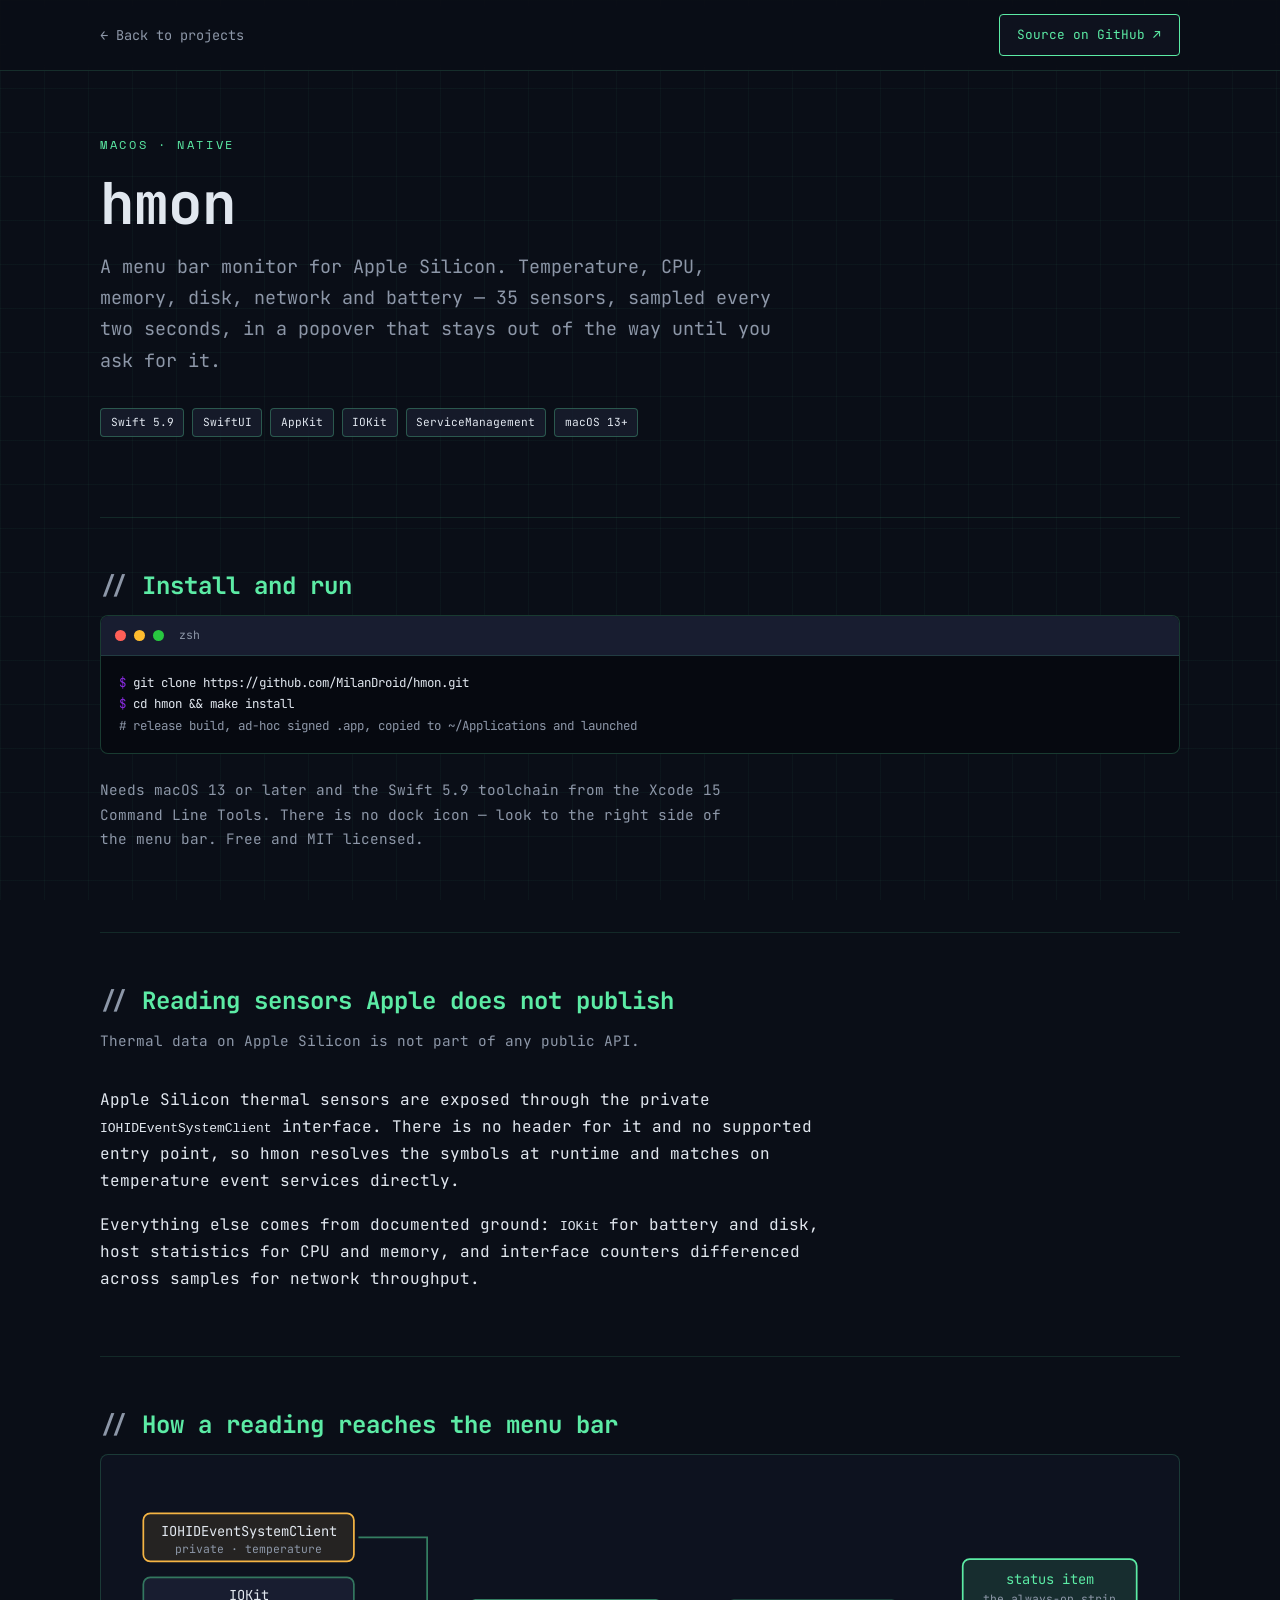
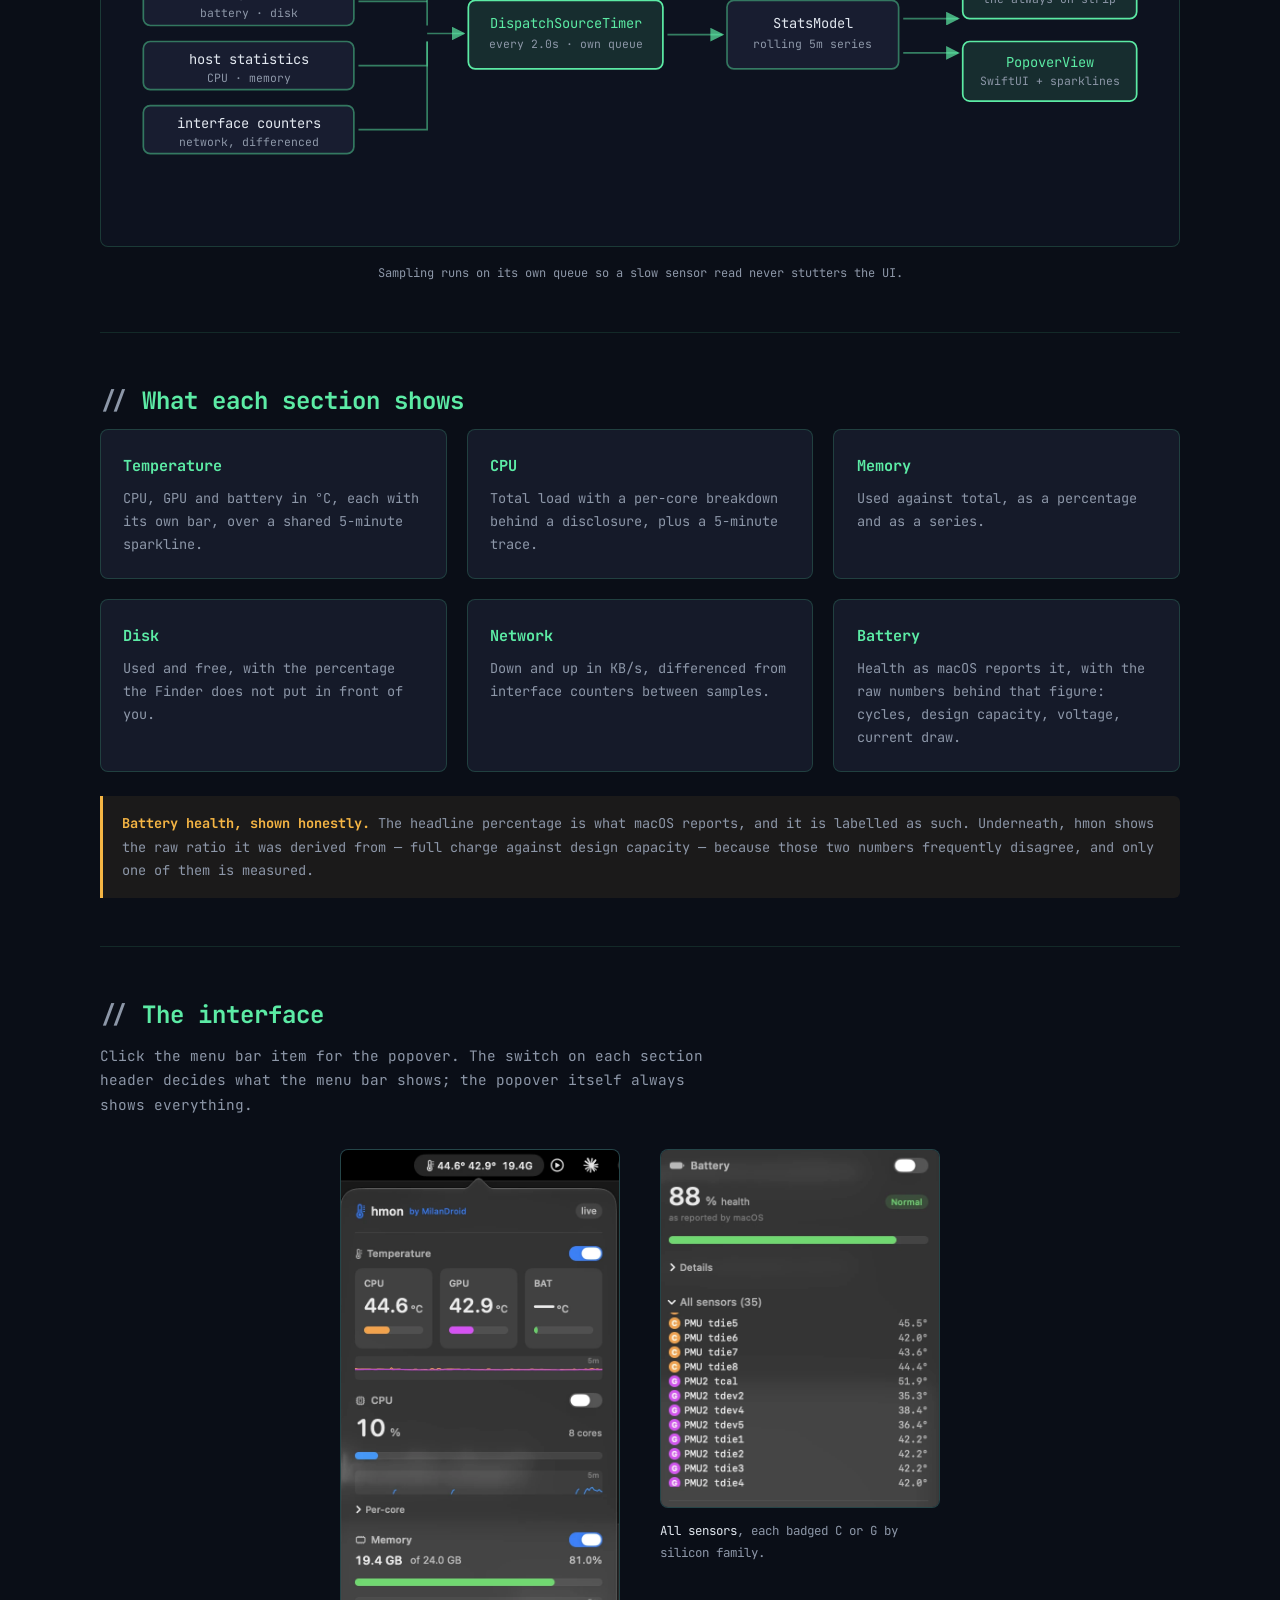
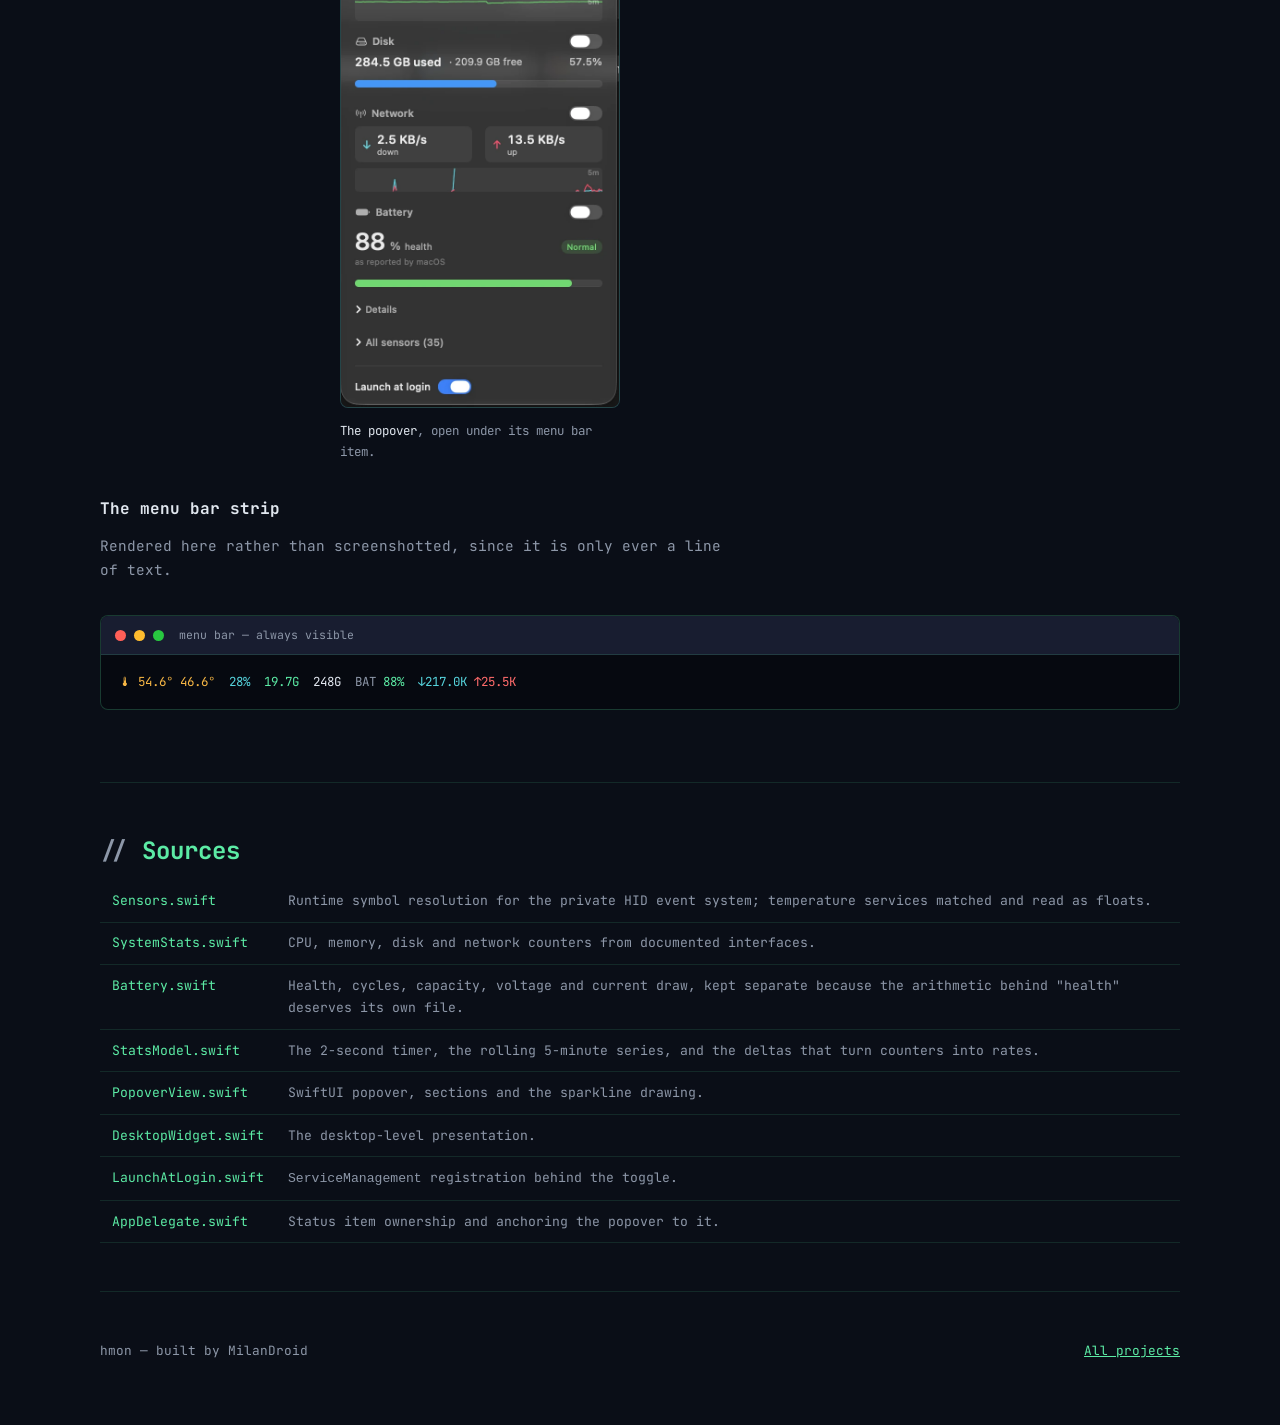
<file: projects/hmon.html>
<!DOCTYPE html>
<html lang="en">
<head>
    <meta charset="UTF-8">
    <meta name="viewport" content="width=device-width, initial-scale=1.0">
    <title>hmon | MilanDroid</title>
    <meta name="description" content="A macOS menu bar monitor for Apple Silicon: temperature, CPU, memory, disk, network and battery.">
    <link rel="preconnect" href="https://fonts.googleapis.com">
    <link rel="preconnect" href="https://fonts.gstatic.com" crossorigin>
    <link href="https://fonts.googleapis.com/css2?family=Space+Mono:wght@400;700&family=JetBrains+Mono:wght@300;400;700&display=swap" rel="stylesheet">
    <link rel="icon" href="/assets/profilex25.webp" type="image/webp">
    <link rel="stylesheet" href="project.css">
    <!-- Cloudflare Web Analytics -->
    <script type='module' src='https://static.cloudflareinsights.com/beacon.min.js' data-cf-beacon='{"token": "6ada0aabcde047e1b8abd1b683951ac5"}'></script>
    <!-- End Cloudflare Web Analytics -->
</head>
<body>

<header class="topbar">
    <div class="wrap topbar-inner">
        <a href="/index.html#projects" class="back-link">&larr; Back to projects</a>
        <div class="topbar-actions">
            <a href="https://github.com/MilanDroid/hmon" class="btn btn-primary" target="_blank" rel="noopener">Source on GitHub &nearr;</a>
        </div>
    </div>
</header>

<main class="wrap">

    <section class="hero">
        <p class="eyebrow">macOS &middot; native</p>
        <h1>hmon</h1>
        <p class="lede">
            A menu bar monitor for Apple Silicon. Temperature, CPU, memory, disk, network and
            battery &mdash; 35 sensors, sampled every two seconds, in a popover that stays out of
            the way until you ask for it.
        </p>
        <div class="tag-row">
            <span class="tag">Swift 5.9</span>
            <span class="tag">SwiftUI</span>
            <span class="tag">AppKit</span>
            <span class="tag">IOKit</span>
            <span class="tag">ServiceManagement</span>
            <span class="tag">macOS 13+</span>
        </div>
    </section>

    <section class="section">
        <h2>Install and run</h2>
        <div class="terminal">
            <div class="terminal-bar">
                <span class="terminal-dot dot-red"></span>
                <span class="terminal-dot dot-amber"></span>
                <span class="terminal-dot dot-green"></span>
                <span class="terminal-title">zsh</span>
            </div>
            <div class="terminal-body">
<pre><span class="c-prompt">$</span> <span class="c-white">git clone https://github.com/MilanDroid/hmon.git</span>
<span class="c-prompt">$</span> <span class="c-white">cd hmon &amp;&amp; make install</span>
<span class="c-dim"># release build, ad-hoc signed .app, copied to ~/Applications and launched</span></pre>
            </div>
        </div>
        <p class="section-sub">
            Needs macOS 13 or later and the Swift 5.9 toolchain from the Xcode 15 Command Line
            Tools. There is no dock icon &mdash; look to the right side of the menu bar. Free and
            MIT licensed.
        </p>
    </section>

    <section class="section">
        <h2>Reading sensors Apple does not publish</h2>
        <p class="section-sub">
            Thermal data on Apple Silicon is not part of any public API.
        </p>
        <div class="prose">
            <p>
                Apple Silicon thermal sensors are exposed through the private
                <code>IOHIDEventSystemClient</code> interface. There is no header for it and no
                supported entry point, so hmon resolves the symbols at runtime and matches on
                temperature event services directly.
            </p>
            <p>
                Everything else comes from documented ground: <code>IOKit</code> for battery and
                disk, host statistics for CPU and memory, and interface counters differenced across
                samples for network throughput.
            </p>
        </div>
    </section>

    <section class="section">
        <h2>How a reading reaches the menu bar</h2>

        <div class="diagram">
            <svg viewBox="0 0 900 300" role="img" aria-labelledby="hmon-title">
                <title id="hmon-title">Sensor sources feeding a sampler, a model and the SwiftUI popover</title>

                <rect x="16" y="30" width="184" height="42" rx="6" class="d-box-warn"/>
                <text x="108" y="50" class="d-label" text-anchor="middle">IOHIDEventSystemClient</text>
                <text x="108" y="65" class="d-label-sm" text-anchor="middle">private &middot; temperature</text>

                <rect x="16" y="86" width="184" height="42" rx="6" class="d-box"/>
                <text x="108" y="106" class="d-label" text-anchor="middle">IOKit</text>
                <text x="108" y="121" class="d-label-sm" text-anchor="middle">battery &middot; disk</text>

                <rect x="16" y="142" width="184" height="42" rx="6" class="d-box"/>
                <text x="108" y="162" class="d-label" text-anchor="middle">host statistics</text>
                <text x="108" y="177" class="d-label-sm" text-anchor="middle">CPU &middot; memory</text>

                <rect x="16" y="198" width="184" height="42" rx="6" class="d-box"/>
                <text x="108" y="218" class="d-label" text-anchor="middle">interface counters</text>
                <text x="108" y="233" class="d-label-sm" text-anchor="middle">network, differenced</text>

                <path d="M204 51 H264 V128" class="d-line"/>
                <path d="M204 107 H264" class="d-line"/>
                <path d="M204 163 H264 V142" class="d-line"/>
                <path d="M204 219 H264 V142" class="d-line"/>
                <path d="M264 135 H296" class="d-line" marker-end="url(#hm-a)"/>

                <rect x="300" y="106" width="170" height="60" rx="6" class="d-box-accent"/>
                <text x="385" y="130" class="d-label-accent" text-anchor="middle">DispatchSourceTimer</text>
                <text x="385" y="148" class="d-label-sm" text-anchor="middle">every 2.0s &middot; own queue</text>

                <path d="M474 136 H522" class="d-line" marker-end="url(#hm-a)"/>

                <rect x="526" y="106" width="150" height="60" rx="6" class="d-box"/>
                <text x="601" y="130" class="d-label" text-anchor="middle">StatsModel</text>
                <text x="601" y="148" class="d-label-sm" text-anchor="middle">rolling 5m series</text>

                <path d="M680 122 H728" class="d-line" marker-end="url(#hm-a)"/>
                <path d="M680 152 H728" class="d-line" marker-end="url(#hm-a)"/>

                <rect x="732" y="70" width="152" height="52" rx="6" class="d-box-accent"/>
                <text x="808" y="92" class="d-label-accent" text-anchor="middle">status item</text>
                <text x="808" y="108" class="d-label-sm" text-anchor="middle">the always-on strip</text>

                <rect x="732" y="142" width="152" height="52" rx="6" class="d-box-accent"/>
                <text x="808" y="164" class="d-label-accent" text-anchor="middle">PopoverView</text>
                <text x="808" y="180" class="d-label-sm" text-anchor="middle">SwiftUI + sparklines</text>

                <defs>
                    <marker id="hm-a" markerWidth="8" markerHeight="8" refX="7" refY="4" orient="auto">
                        <path d="M0 0 L8 4 L0 8 z" fill="rgba(92,235,165,0.7)"/>
                    </marker>
                </defs>
            </svg>
        </div>
        <p class="diagram-caption">
            Sampling runs on its own queue so a slow sensor read never stutters the UI.
        </p>
    </section>

    <section class="section">
        <h2>What each section shows</h2>
        <div class="grid">
            <div class="card">
                <h3>Temperature</h3>
                <p>CPU, GPU and battery in &deg;C, each with its own bar, over a shared 5-minute sparkline.</p>
            </div>
            <div class="card">
                <h3>CPU</h3>
                <p>Total load with a per-core breakdown behind a disclosure, plus a 5-minute trace.</p>
            </div>
            <div class="card">
                <h3>Memory</h3>
                <p>Used against total, as a percentage and as a series.</p>
            </div>
            <div class="card">
                <h3>Disk</h3>
                <p>Used and free, with the percentage the Finder does not put in front of you.</p>
            </div>
            <div class="card">
                <h3>Network</h3>
                <p>Down and up in KB/s, differenced from interface counters between samples.</p>
            </div>
            <div class="card">
                <h3>Battery</h3>
                <p>Health as macOS reports it, with the raw numbers behind that figure: cycles, design capacity, voltage, current draw.</p>
            </div>
        </div>

        <div class="note" style="margin-top:1.5rem;">
            <strong>Battery health, shown honestly.</strong> The headline percentage is what macOS
            reports, and it is labelled as such. Underneath, hmon shows the raw ratio it was derived
            from &mdash; full charge against design capacity &mdash; because those two numbers
            frequently disagree, and only one of them is measured.
        </div>
    </section>

    <section class="section">
        <h2>The interface</h2>
        <p class="section-sub">
            Click the menu bar item for the popover. The switch on each section header decides what
            the menu bar shows; the popover itself always shows everything.
        </p>
        <div class="phone-row">
            <figure class="screenshot portrait">
                <a href="/assets/hmon-popover.webp" target="_blank" rel="noopener">
                    <img src="/assets/hmon-popover.webp" width="602" height="1856" loading="lazy"
                         alt="The hmon popover open under its menu bar item: CPU and GPU temperature, CPU load, memory, disk, network and battery health">
                </a>
                <figcaption><strong>The popover</strong>, open under its menu bar item.</figcaption>
            </figure>
            <figure class="screenshot portrait">
                <a href="/assets/hmon-sensors.webp" target="_blank" rel="noopener">
                    <img src="/assets/hmon-sensors.webp" width="574" height="738" loading="lazy"
                         alt="The All sensors list expanded: PMU die, calibration and device probes with their temperatures, each badged C for CPU or G for GPU">
                </a>
                <figcaption><strong>All sensors</strong>, each badged C or G by silicon family.</figcaption>
            </figure>
        </div>

        <h3>The menu bar strip</h3>
        <p class="section-sub">
            Rendered here rather than screenshotted, since it is only ever a line of text.
        </p>
        <div class="terminal">
            <div class="terminal-bar">
                <span class="terminal-dot dot-red"></span>
                <span class="terminal-dot dot-amber"></span>
                <span class="terminal-dot dot-green"></span>
                <span class="terminal-title">menu bar &mdash; always visible</span>
            </div>
            <div class="terminal-body">
<pre><span class="c-yellow">&#127777; 54.6&deg; 46.6&deg;</span>  <span class="c-cyan">28%</span>  <span class="c-green">19.7G</span>  <span class="c-white">248G</span>  <span class="c-dim">BAT</span> <span class="c-green">88%</span>  <span class="c-cyan">&darr;217.0K</span> <span class="c-red">&uarr;25.5K</span></pre>
            </div>
        </div>
    </section>

    <section class="section">
        <h2>Sources</h2>
        <div class="table-scroll">
            <table class="kv">
                <tr><th>Sensors.swift</th><td>Runtime symbol resolution for the private HID event system; temperature services matched and read as floats.</td></tr>
                <tr><th>SystemStats.swift</th><td>CPU, memory, disk and network counters from documented interfaces.</td></tr>
                <tr><th>Battery.swift</th><td>Health, cycles, capacity, voltage and current draw, kept separate because the arithmetic behind "health" deserves its own file.</td></tr>
                <tr><th>StatsModel.swift</th><td>The 2-second timer, the rolling 5-minute series, and the deltas that turn counters into rates.</td></tr>
                <tr><th>PopoverView.swift</th><td>SwiftUI popover, sections and the sparkline drawing.</td></tr>
                <tr><th>DesktopWidget.swift</th><td>The desktop-level presentation.</td></tr>
                <tr><th>LaunchAtLogin.swift</th><td><code>ServiceManagement</code> registration behind the toggle.</td></tr>
                <tr><th>AppDelegate.swift</th><td>Status item ownership and anchoring the popover to it.</td></tr>
            </table>
        </div>
    </section>

    <div class="foot wrap">
        <span>hmon &mdash; built by MilanDroid</span>
        <span><a href="/index.html#projects">All projects</a></span>
    </div>

</main>

</body>
</html>
</file>
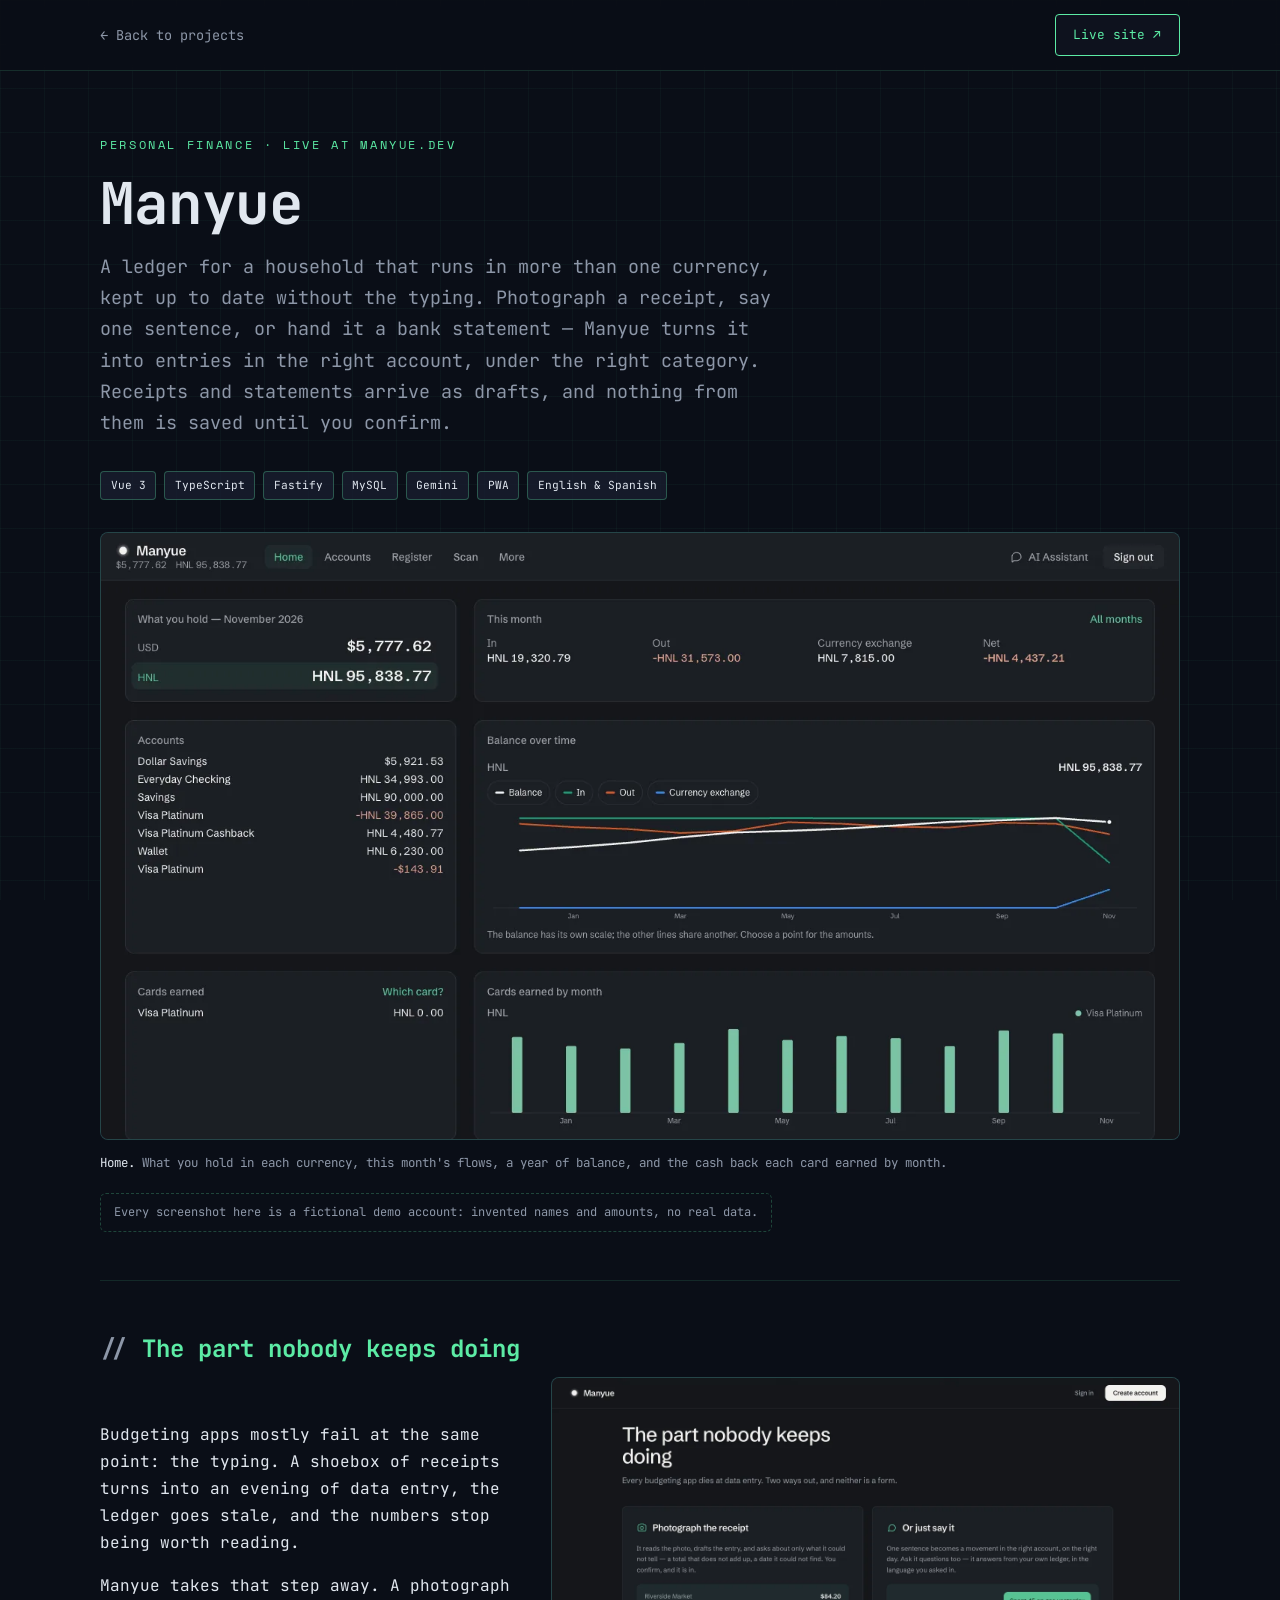
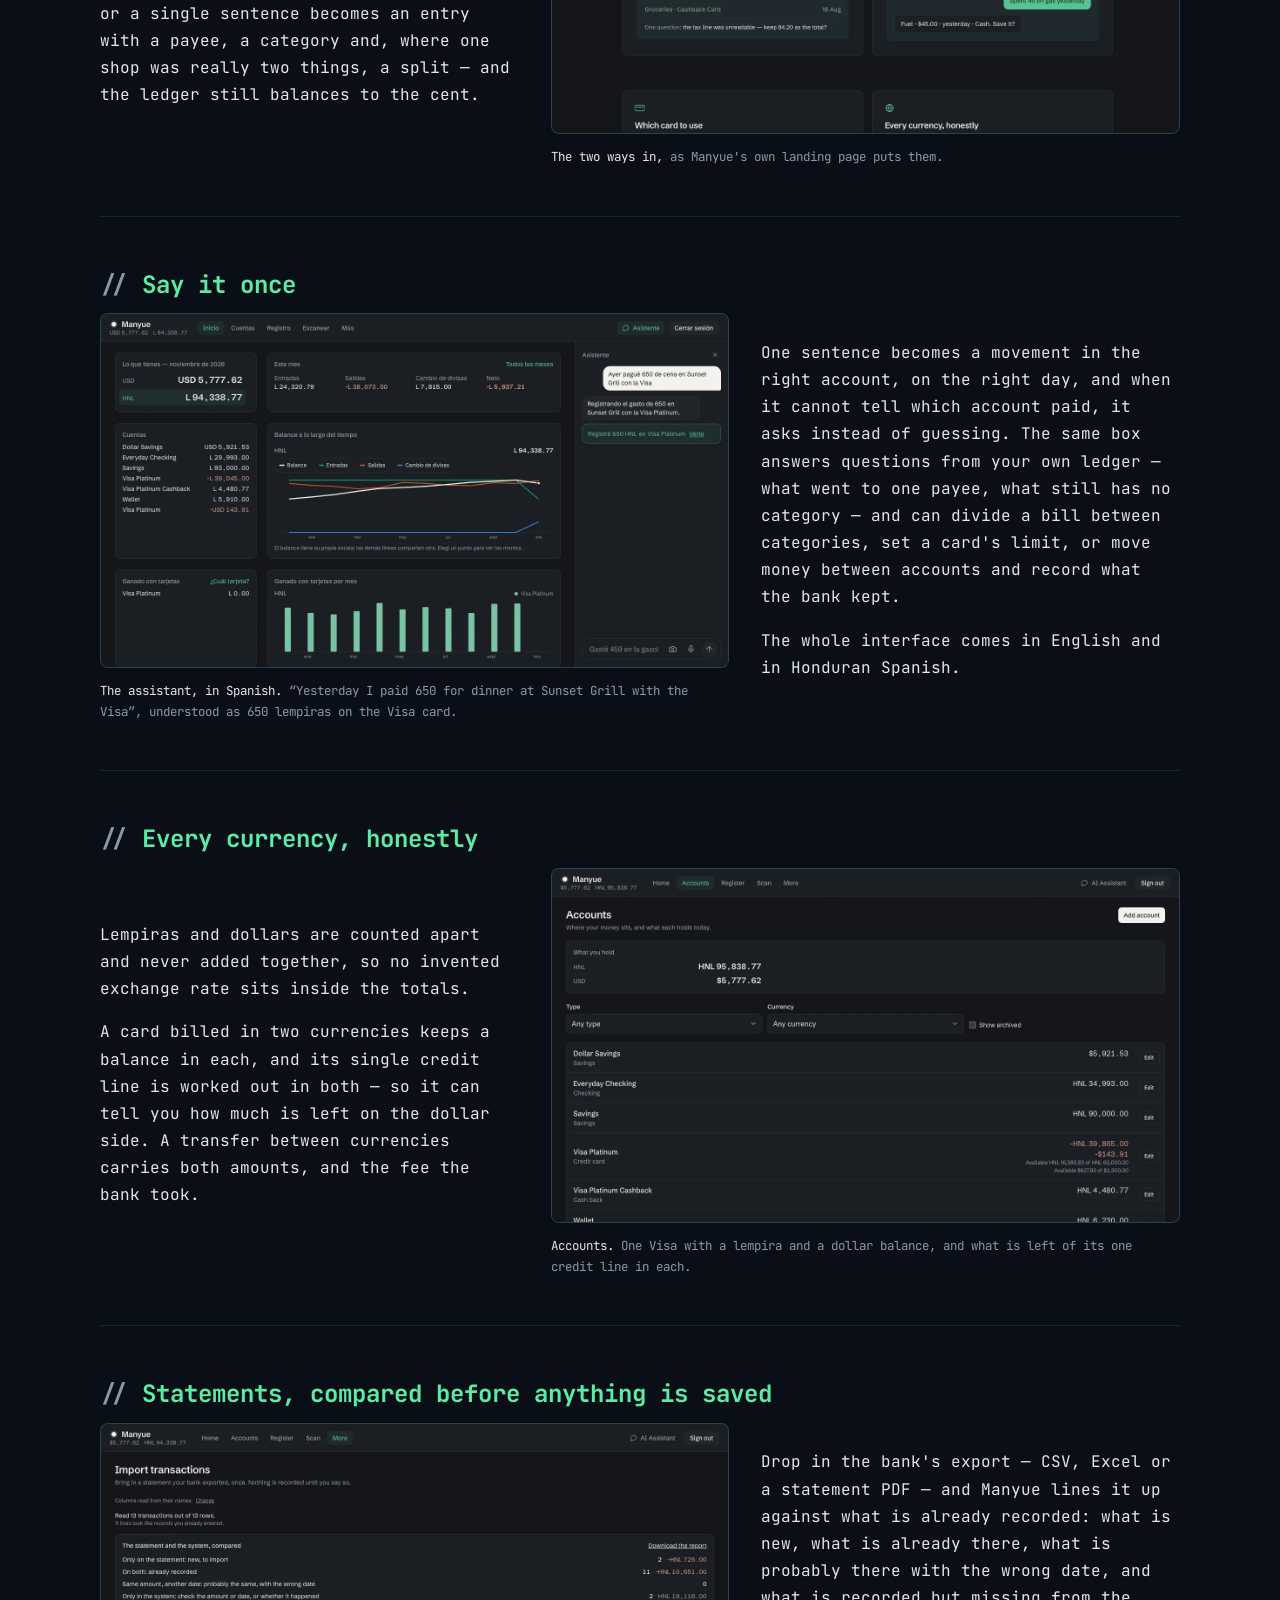
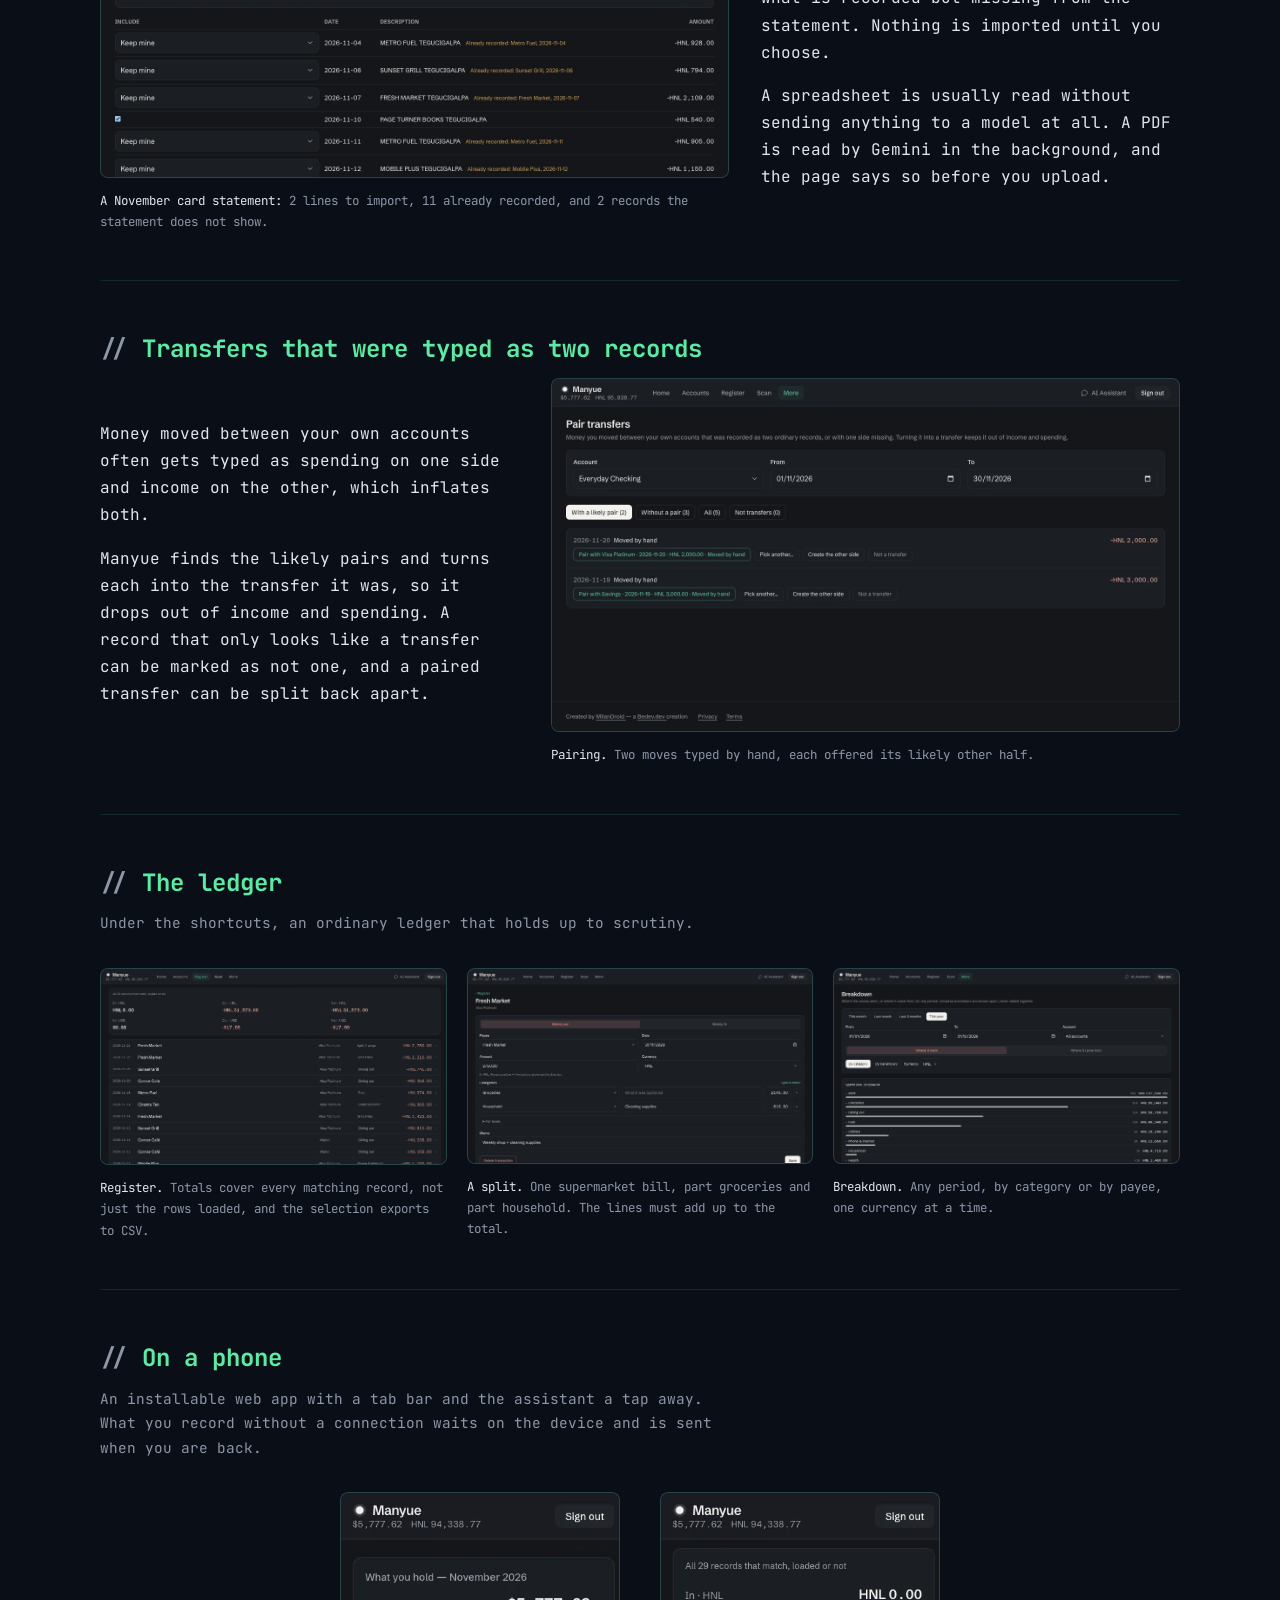
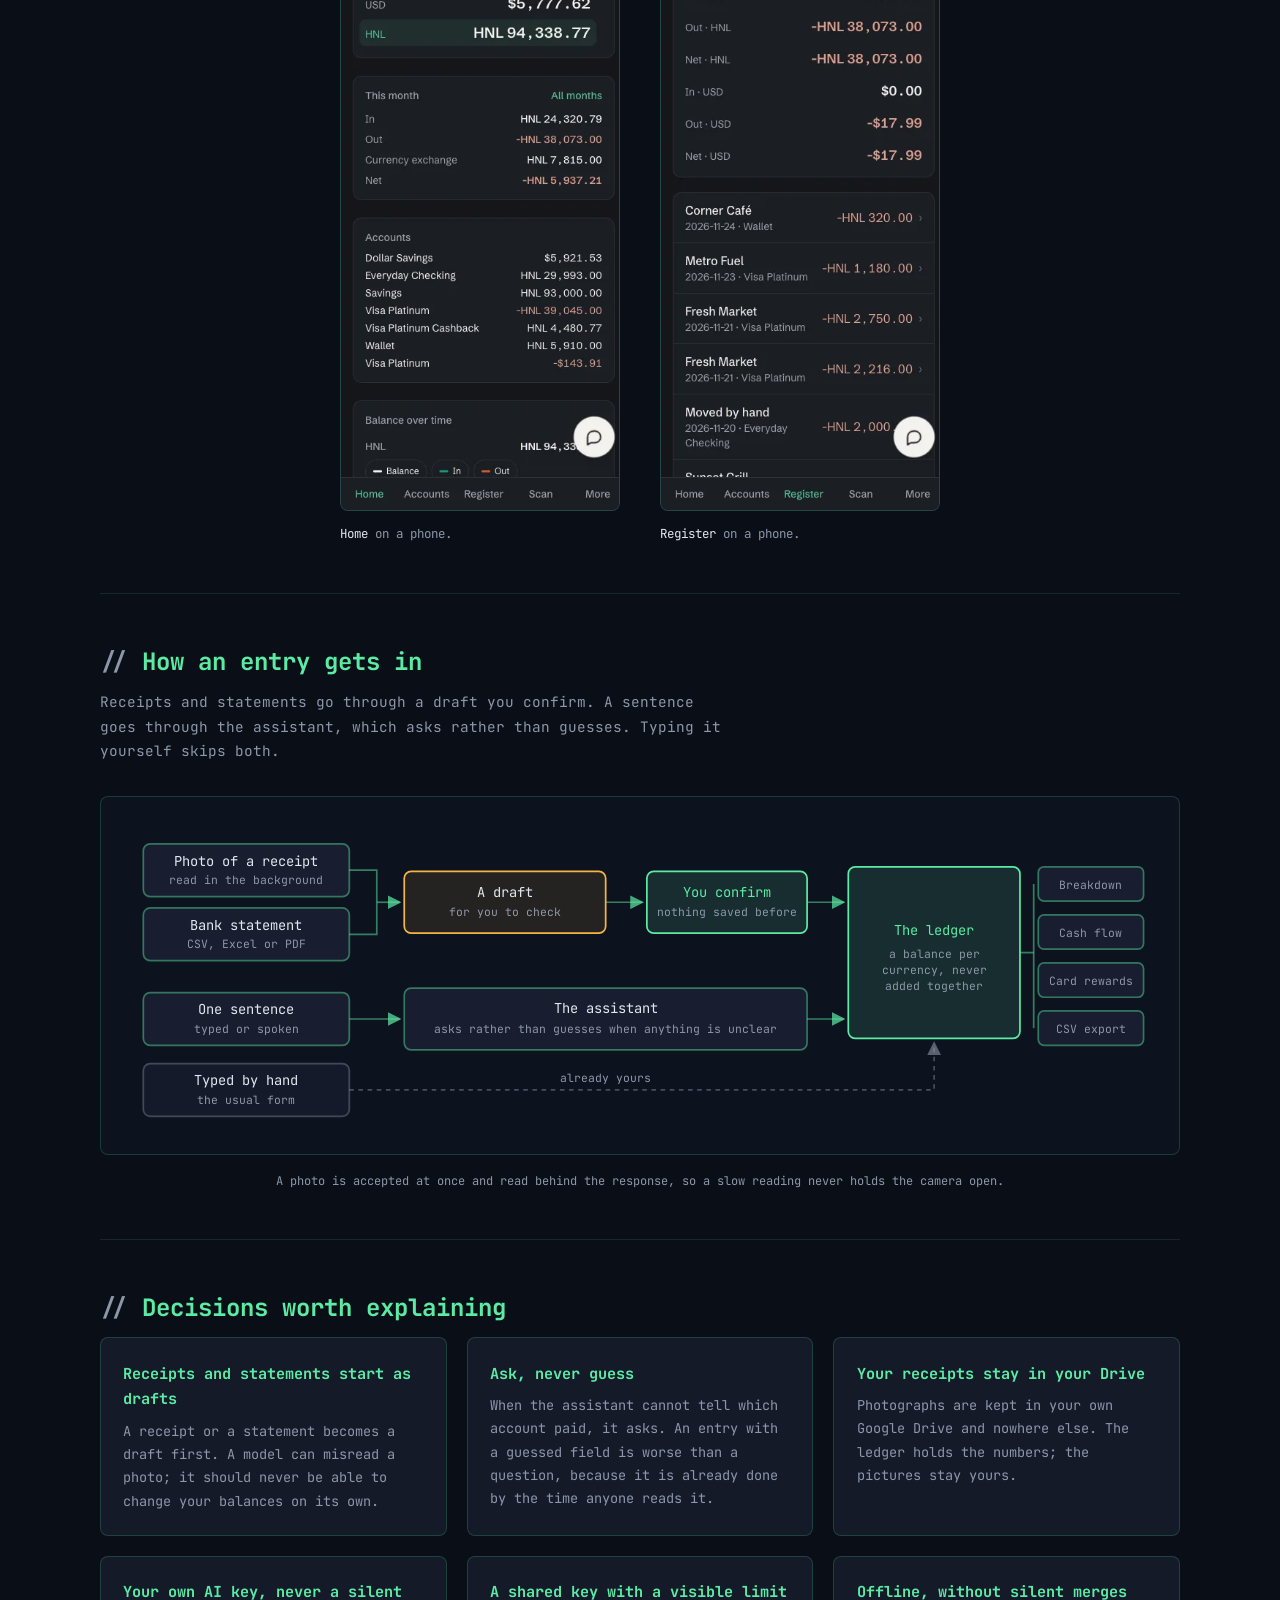
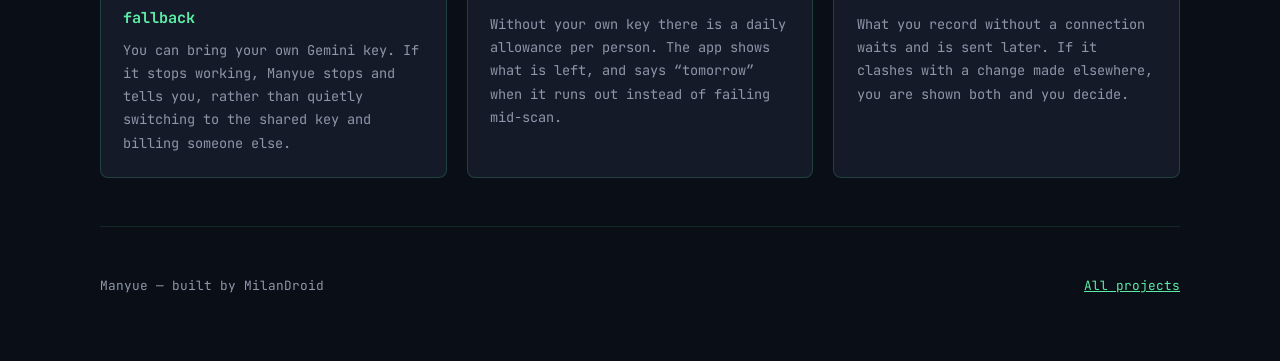
<file: projects/manyue.html>
<!DOCTYPE html>
<html lang="en">
<head>
    <meta charset="UTF-8">
    <meta name="viewport" content="width=device-width, initial-scale=1.0">
    <title>Manyue | MilanDroid</title>
    <meta name="description" content="A household ledger in more than one currency, kept up to date without the typing: photograph a receipt, say one sentence, or hand it a bank statement.">
    <link rel="preconnect" href="https://fonts.googleapis.com">
    <link rel="preconnect" href="https://fonts.gstatic.com" crossorigin>
    <link href="https://fonts.googleapis.com/css2?family=Space+Mono:wght@400;700&family=JetBrains+Mono:wght@300;400;700&display=swap" rel="stylesheet">
    <link rel="icon" href="/assets/profilex25.webp" type="image/webp">
    <link rel="stylesheet" href="project.css">
    <!-- Cloudflare Web Analytics -->
    <script type='module' src='https://static.cloudflareinsights.com/beacon.min.js' data-cf-beacon='{"token": "6ada0aabcde047e1b8abd1b683951ac5"}'></script>
    <!-- End Cloudflare Web Analytics -->
</head>
<body>

<header class="topbar">
    <div class="wrap topbar-inner">
        <a href="/index.html#projects" class="back-link">&larr; Back to projects</a>
        <div class="topbar-actions">
            <a href="https://manyue.dev" class="btn btn-primary" target="_blank" rel="noopener">Live site &nearr;</a>
        </div>
    </div>
</header>

<main class="wrap">

    <section class="hero">
        <p class="eyebrow">Personal finance &middot; live at manyue.dev</p>
        <h1>Manyue</h1>
        <p class="lede">
            A ledger for a household that runs in more than one currency, kept up to date without
            the typing. Photograph a receipt, say one sentence, or hand it a bank statement &mdash;
            Manyue turns it into entries in the right account, under the right category. Receipts
            and statements arrive as drafts, and nothing from them is saved until you confirm.
        </p>
        <div class="tag-row">
            <span class="tag">Vue 3</span>
            <span class="tag">TypeScript</span>
            <span class="tag">Fastify</span>
            <span class="tag">MySQL</span>
            <span class="tag">Gemini</span>
            <span class="tag">PWA</span>
            <span class="tag">English &amp; Spanish</span>
        </div>

        <figure class="screenshot">
            <a href="/assets/manyue-home.webp" target="_blank" rel="noopener">
                <img src="/assets/manyue-home.webp" width="1440" height="810"
                     alt="Manyue's home screen: dollar and lempira holdings, this month's income, spending and currency exchange, a year-long balance chart, and cash back earned by month">
            </a>
            <figcaption>
                <strong>Home.</strong> What you hold in each currency, this month's flows, a year of
                balance, and the cash back each card earned by month.
            </figcaption>
        </figure>
        <p style="margin-top:1.25rem;">
            <span class="demo-note">Every screenshot here is a fictional demo account: invented names and amounts, no real data.</span>
        </p>
    </section>

    <section class="section">
        <h2>The part nobody keeps doing</h2>
        <div class="feature">
            <div class="prose">
                <p>
                    Budgeting apps mostly fail at the same point: the typing. A shoebox of receipts
                    turns into an evening of data entry, the ledger goes stale, and the numbers stop
                    being worth reading.
                </p>
                <p>
                    Manyue takes that step away. A photograph or a single sentence becomes an entry
                    with a payee, a category and, where one shop was really two things, a split
                    &mdash; and the ledger still balances to the cent.
                </p>
            </div>
            <figure class="screenshot">
                <a href="/assets/manyue-two-ways.webp" target="_blank" rel="noopener">
                    <img src="/assets/manyue-two-ways.webp" width="1430" height="810" loading="lazy"
                         alt="Manyue's landing page section 'The part nobody keeps doing', showing the two ways in: photograph the receipt, or just say it">
                </a>
                <figcaption><strong>The two ways in,</strong> as Manyue's own landing page puts them.</figcaption>
            </figure>
        </div>
    </section>

    <section class="section">
        <h2>Say it once</h2>
        <div class="feature reverse">
            <div class="prose">
                <p>
                    One sentence becomes a movement in the right account, on the right day, and when
                    it cannot tell which account paid, it asks instead of guessing. The same box
                    answers questions from your own ledger &mdash; what went to one payee,
                    what still has no category &mdash; and can divide a bill between categories, set a
                    card's limit, or move money between accounts and record what the bank kept.
                </p>
                <p>
                    The whole interface comes in English and in Honduran Spanish.
                </p>
            </div>
            <figure class="screenshot">
                <a href="/assets/manyue-assistant.webp" target="_blank" rel="noopener">
                    <img src="/assets/manyue-assistant.webp" width="1440" height="810" loading="lazy"
                         alt="The assistant panel in Spanish: the sentence 'Ayer pagué 650 de cena en Sunset Grill con la Visa' recorded as 650 lempiras on the Visa card, with a link to the entry">
                </a>
                <figcaption>
                    <strong>The assistant, in Spanish.</strong> &ldquo;Yesterday I paid 650 for dinner
                    at Sunset Grill with the Visa&rdquo;, understood as 650 lempiras on the Visa card.
                </figcaption>
            </figure>
        </div>
    </section>

    <section class="section">
        <h2>Every currency, honestly</h2>
        <div class="feature">
            <div class="prose">
                <p>
                    Lempiras and dollars are counted apart and never added together, so no invented
                    exchange rate sits inside the totals.
                </p>
                <p>
                    A card billed in two currencies keeps a balance in each, and its single credit
                    line is worked out in both &mdash; so it can tell you how much is left on the
                    dollar side. A transfer between currencies carries both amounts, and the fee the
                    bank took.
                </p>
            </div>
            <figure class="screenshot">
                <a href="/assets/manyue-accounts.webp" target="_blank" rel="noopener">
                    <img src="/assets/manyue-accounts.webp" width="1440" height="810" loading="lazy"
                         alt="The accounts list: holdings per currency, and a Visa card with a lempira and a dollar balance, each showing what is available of one shared credit line">
                </a>
                <figcaption>
                    <strong>Accounts.</strong> One Visa with a lempira and a dollar balance, and what
                    is left of its one credit line in each.
                </figcaption>
            </figure>
        </div>
    </section>

    <section class="section">
        <h2>Statements, compared before anything is saved</h2>
        <div class="feature reverse">
            <div class="prose">
                <p>
                    Drop in the bank's export &mdash; CSV, Excel or a statement PDF &mdash; and Manyue
                    lines it up against what is already recorded: what is new, what is already there,
                    what is probably there with the wrong date, and what is recorded but missing from
                    the statement. Nothing is imported until you choose.
                </p>
                <p>
                    A spreadsheet is usually read without sending anything to a model at all. A PDF is
                    read by Gemini in the background, and the page says so before you upload.
                </p>
            </div>
            <figure class="screenshot">
                <a href="/assets/manyue-import.webp" target="_blank" rel="noopener">
                    <img src="/assets/manyue-import.webp" width="1440" height="810" loading="lazy"
                         alt="Importing a card statement: a comparison of the statement and the system, with two lines new to import, eleven already recorded, and each matched line naming the record it matched">
                </a>
                <figcaption>
                    <strong>A November card statement:</strong> 2 lines to import, 11 already
                    recorded, and 2 records the statement does not show.
                </figcaption>
            </figure>
        </div>
    </section>

    <section class="section">
        <h2>Transfers that were typed as two records</h2>
        <div class="feature">
            <div class="prose">
                <p>
                    Money moved between your own accounts often gets typed as spending on one side and
                    income on the other, which inflates both.
                </p>
                <p>
                    Manyue finds the likely pairs and turns each into the transfer it was, so it drops
                    out of income and spending. A record that only looks like a transfer can be marked
                    as not one, and a paired transfer can be split back apart.
                </p>
            </div>
            <figure class="screenshot">
                <a href="/assets/manyue-transfers.webp" target="_blank" rel="noopener">
                    <img src="/assets/manyue-transfers.webp" width="1440" height="810" loading="lazy"
                         alt="The transfer-pairing page: two hand-typed withdrawals from checking, each offered a likely pair in savings or on the card">
                </a>
                <figcaption><strong>Pairing.</strong> Two moves typed by hand, each offered its likely other half.</figcaption>
            </figure>
        </div>
    </section>

    <section class="section">
        <h2>The ledger</h2>
        <p class="section-sub">
            Under the shortcuts, an ordinary ledger that holds up to scrutiny.
        </p>
        <div class="grid">
            <figure class="screenshot">
                <a href="/assets/manyue-register.webp" target="_blank" rel="noopener">
                    <img src="/assets/manyue-register.webp" width="1430" height="810" loading="lazy"
                         alt="The register filtered to spending, with totals per currency above a list of dated purchases">
                </a>
                <figcaption>
                    <strong>Register.</strong> Totals cover every matching record, not just the rows
                    loaded, and the selection exports to CSV.
                </figcaption>
            </figure>
            <figure class="screenshot">
                <a href="/assets/manyue-split.webp" target="_blank" rel="noopener">
                    <img src="/assets/manyue-split.webp" width="1440" height="810" loading="lazy"
                         alt="Editing a supermarket bill split between groceries and household cleaning supplies">
                </a>
                <figcaption>
                    <strong>A split.</strong> One supermarket bill, part groceries and part household.
                    The lines must add up to the total.
                </figcaption>
            </figure>
            <figure class="screenshot">
                <a href="/assets/manyue-breakdown.webp" target="_blank" rel="noopener">
                    <img src="/assets/manyue-breakdown.webp" width="1440" height="810" loading="lazy"
                         alt="A year of spending broken down by category, from rent and groceries down to health">
                </a>
                <figcaption>
                    <strong>Breakdown.</strong> Any period, by category or by payee, one currency at a
                    time.
                </figcaption>
            </figure>
        </div>
    </section>

    <section class="section">
        <h2>On a phone</h2>
        <p class="section-sub">
            An installable web app with a tab bar and the assistant a tap away. What you record
            without a connection waits on the device and is sent when you are back.
        </p>
        <div class="phone-row">
            <figure class="screenshot portrait">
                <a href="/assets/manyue-phone-home.webp" target="_blank" rel="noopener">
                    <img src="/assets/manyue-phone-home.webp" width="380" height="844" loading="lazy"
                         alt="Manyue's home screen on a phone: holdings, this month, and accounts stacked as cards above a bottom tab bar">
                </a>
                <figcaption><strong>Home</strong> on a phone.</figcaption>
            </figure>
            <figure class="screenshot portrait">
                <a href="/assets/manyue-phone-register.webp" target="_blank" rel="noopener">
                    <img src="/assets/manyue-phone-register.webp" width="380" height="844" loading="lazy"
                         alt="The register on a phone: totals per currency above a list of purchases">
                </a>
                <figcaption><strong>Register</strong> on a phone.</figcaption>
            </figure>
        </div>
    </section>

    <section class="section">
        <h2>How an entry gets in</h2>
        <p class="section-sub">
            Receipts and statements go through a draft you confirm. A sentence goes through the
            assistant, which asks rather than guesses. Typing it yourself skips both.
        </p>

        <div class="diagram">
            <svg viewBox="0 0 900 270" role="img" aria-labelledby="entry-title">
                <title id="entry-title">A receipt photo or a bank statement becomes a draft you confirm; a sentence goes through the assistant, which asks when anything is unclear; a hand-typed entry goes straight to the ledger, which feeds the reports</title>

                <rect x="16" y="20" width="180" height="46" rx="6" class="d-box"/>
                <text x="106" y="39" class="d-label" text-anchor="middle">Photo of a receipt</text>
                <text x="106" y="55" class="d-label-sm" text-anchor="middle">read in the background</text>

                <rect x="16" y="76" width="180" height="46" rx="6" class="d-box"/>
                <text x="106" y="95" class="d-label" text-anchor="middle">Bank statement</text>
                <text x="106" y="111" class="d-label-sm" text-anchor="middle">CSV, Excel or PDF</text>

                <rect x="16" y="150" width="180" height="46" rx="6" class="d-box"/>
                <text x="106" y="169" class="d-label" text-anchor="middle">One sentence</text>
                <text x="106" y="185" class="d-label-sm" text-anchor="middle">typed or spoken</text>

                <rect x="16" y="212" width="180" height="46" rx="6" class="d-box-muted"/>
                <text x="106" y="231" class="d-label" text-anchor="middle">Typed by hand</text>
                <text x="106" y="247" class="d-label-sm" text-anchor="middle">the usual form</text>

                <path d="M196 43 H220 V71" class="d-line"/>
                <path d="M196 99 H220 V71" class="d-line"/>
                <path d="M220 71 H240" class="d-line" marker-end="url(#my-arrow)"/>

                <rect x="244" y="44" width="176" height="54" rx="6" class="d-box-warn"/>
                <text x="332" y="66" class="d-label" text-anchor="middle">A draft</text>
                <text x="332" y="83" class="d-label-sm" text-anchor="middle">for you to check</text>

                <path d="M420 71 H452" class="d-line" marker-end="url(#my-arrow)"/>

                <rect x="456" y="44" width="140" height="54" rx="6" class="d-box-accent"/>
                <text x="526" y="66" class="d-label-accent" text-anchor="middle">You confirm</text>
                <text x="526" y="83" class="d-label-sm" text-anchor="middle">nothing saved before</text>

                <path d="M596 71 H628" class="d-line" marker-end="url(#my-arrow)"/>

                <path d="M196 173 H240" class="d-line" marker-end="url(#my-arrow)"/>

                <rect x="244" y="146" width="352" height="54" rx="6" class="d-box"/>
                <text x="420" y="168" class="d-label" text-anchor="middle">The assistant</text>
                <text x="420" y="185" class="d-label-sm" text-anchor="middle">asks rather than guesses when anything is unclear</text>

                <path d="M596 173 H628" class="d-line" marker-end="url(#my-arrow)"/>

                <rect x="632" y="40" width="150" height="150" rx="6" class="d-box-accent"/>
                <text x="707" y="100" class="d-label-accent" text-anchor="middle">The ledger</text>
                <text x="707" y="120" class="d-label-sm" text-anchor="middle">a balance per</text>
                <text x="707" y="134" class="d-label-sm" text-anchor="middle">currency, never</text>
                <text x="707" y="148" class="d-label-sm" text-anchor="middle">added together</text>

                <path d="M196 235 H707 V194" class="d-line-muted" marker-end="url(#my-arrow-muted)"/>
                <text x="420" y="228" class="d-label-sm" text-anchor="middle">already yours</text>

                <path d="M782 115 H794" class="d-line"/>
                <path d="M794 55 V181" class="d-line"/>

                <rect x="798" y="40" width="92" height="30" rx="5" class="d-box"/>
                <text x="844" y="59" class="d-label-sm" text-anchor="middle">Breakdown</text>
                <rect x="798" y="82" width="92" height="30" rx="5" class="d-box"/>
                <text x="844" y="101" class="d-label-sm" text-anchor="middle">Cash flow</text>
                <rect x="798" y="124" width="92" height="30" rx="5" class="d-box"/>
                <text x="844" y="143" class="d-label-sm" text-anchor="middle">Card rewards</text>
                <rect x="798" y="166" width="92" height="30" rx="5" class="d-box"/>
                <text x="844" y="185" class="d-label-sm" text-anchor="middle">CSV export</text>

                <defs>
                    <marker id="my-arrow" markerWidth="8" markerHeight="8" refX="7" refY="4" orient="auto">
                        <path d="M0 0 L8 4 L0 8 z" fill="rgba(92,235,165,0.7)"/>
                    </marker>
                    <marker id="my-arrow-muted" markerWidth="8" markerHeight="8" refX="7" refY="4" orient="auto">
                        <path d="M0 0 L8 4 L0 8 z" fill="rgba(141,151,168,0.6)"/>
                    </marker>
                </defs>
            </svg>
        </div>
        <p class="diagram-caption">
            A photo is accepted at once and read behind the response, so a slow reading never holds
            the camera open.
        </p>
    </section>

    <section class="section">
        <h2>Decisions worth explaining</h2>
        <div class="grid">
            <div class="card">
                <h3>Receipts and statements start as drafts</h3>
                <p>A receipt or a statement becomes a draft first. A model can misread a photo; it should never be able to change your balances on its own.</p>
            </div>
            <div class="card">
                <h3>Ask, never guess</h3>
                <p>When the assistant cannot tell which account paid, it asks. An entry with a guessed field is worse than a question, because it is already done by the time anyone reads it.</p>
            </div>
            <div class="card">
                <h3>Your receipts stay in your Drive</h3>
                <p>Photographs are kept in your own Google Drive and nowhere else. The ledger holds the numbers; the pictures stay yours.</p>
            </div>
            <div class="card">
                <h3>Your own AI key, never a silent fallback</h3>
                <p>You can bring your own Gemini key. If it stops working, Manyue stops and tells you, rather than quietly switching to the shared key and billing someone else.</p>
            </div>
            <div class="card">
                <h3>A shared key with a visible limit</h3>
                <p>Without your own key there is a daily allowance per person. The app shows what is left, and says &ldquo;tomorrow&rdquo; when it runs out instead of failing mid-scan.</p>
            </div>
            <div class="card">
                <h3>Offline, without silent merges</h3>
                <p>What you record without a connection waits and is sent later. If it clashes with a change made elsewhere, you are shown both and you decide.</p>
            </div>
        </div>
    </section>

    <div class="foot wrap">
        <span>Manyue &mdash; built by MilanDroid</span>
        <span><a href="/index.html#projects">All projects</a></span>
    </div>

</main>

</body>
</html>
</file>
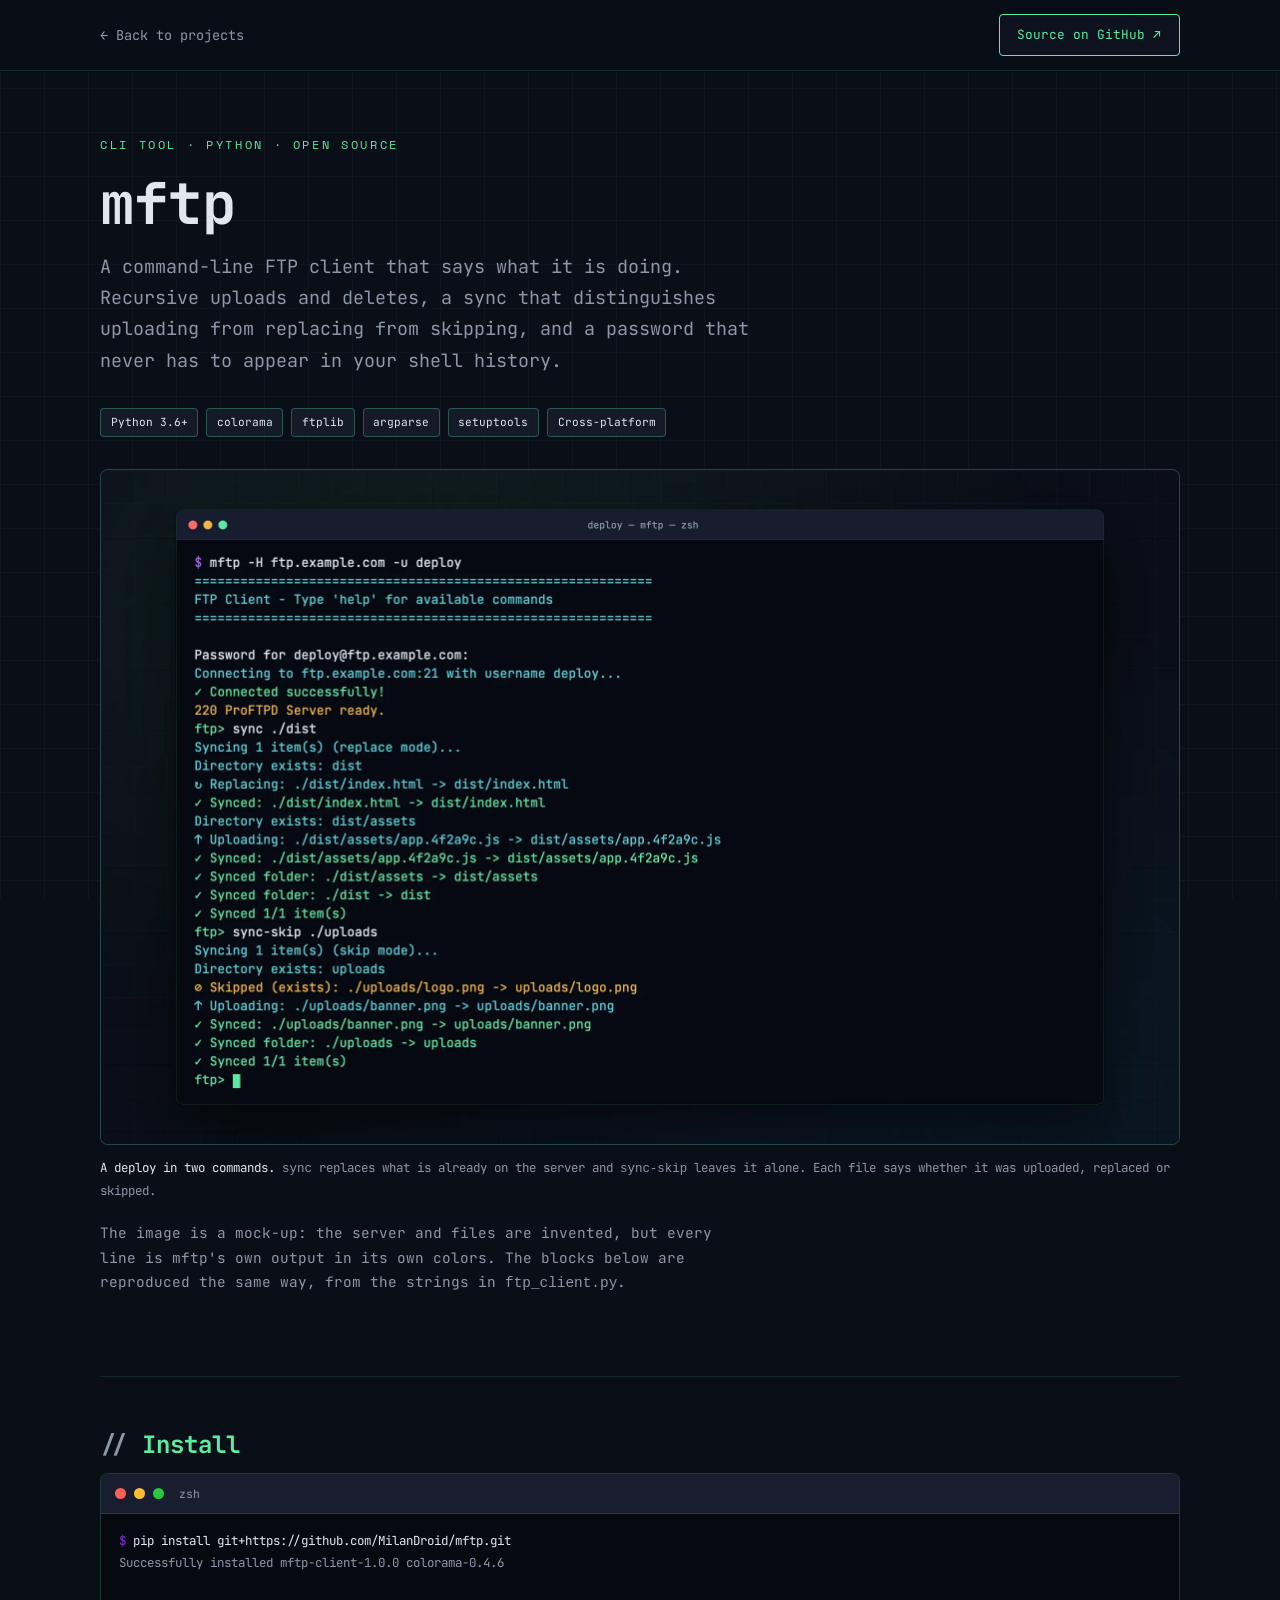
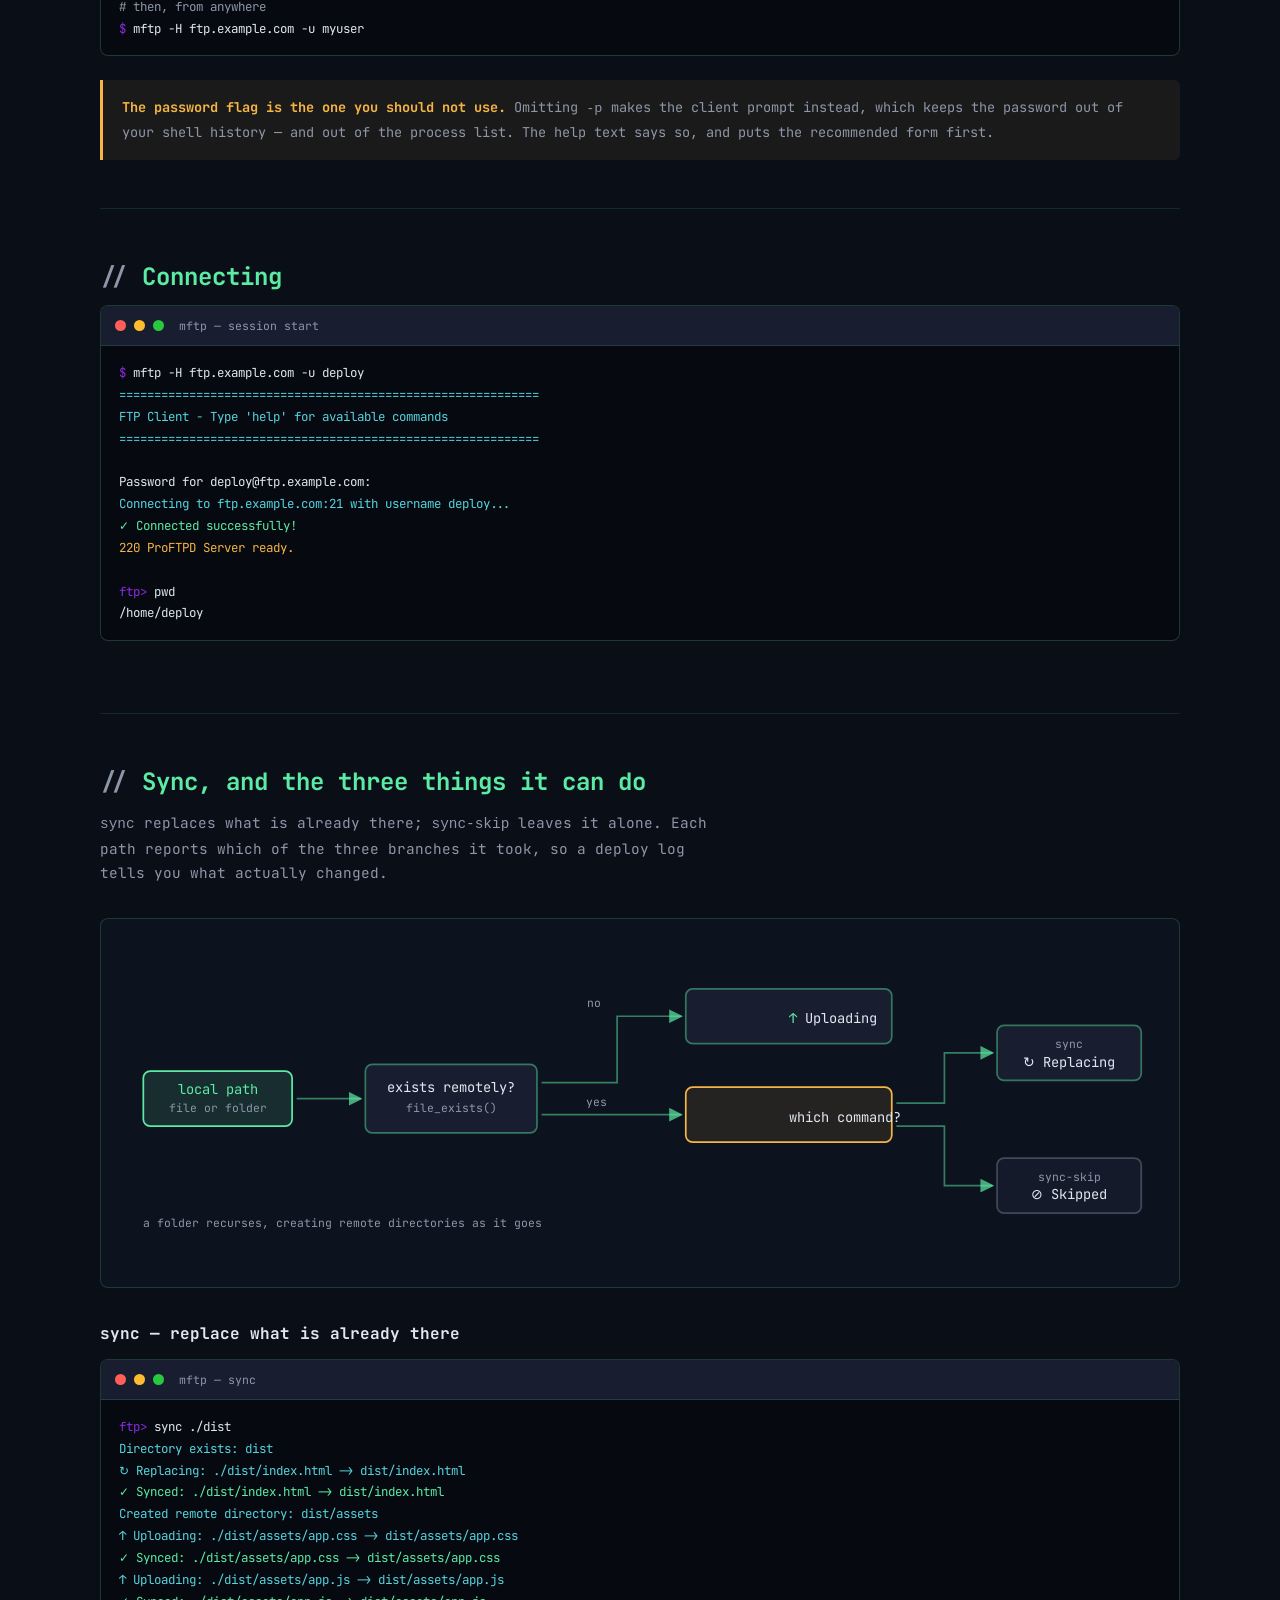
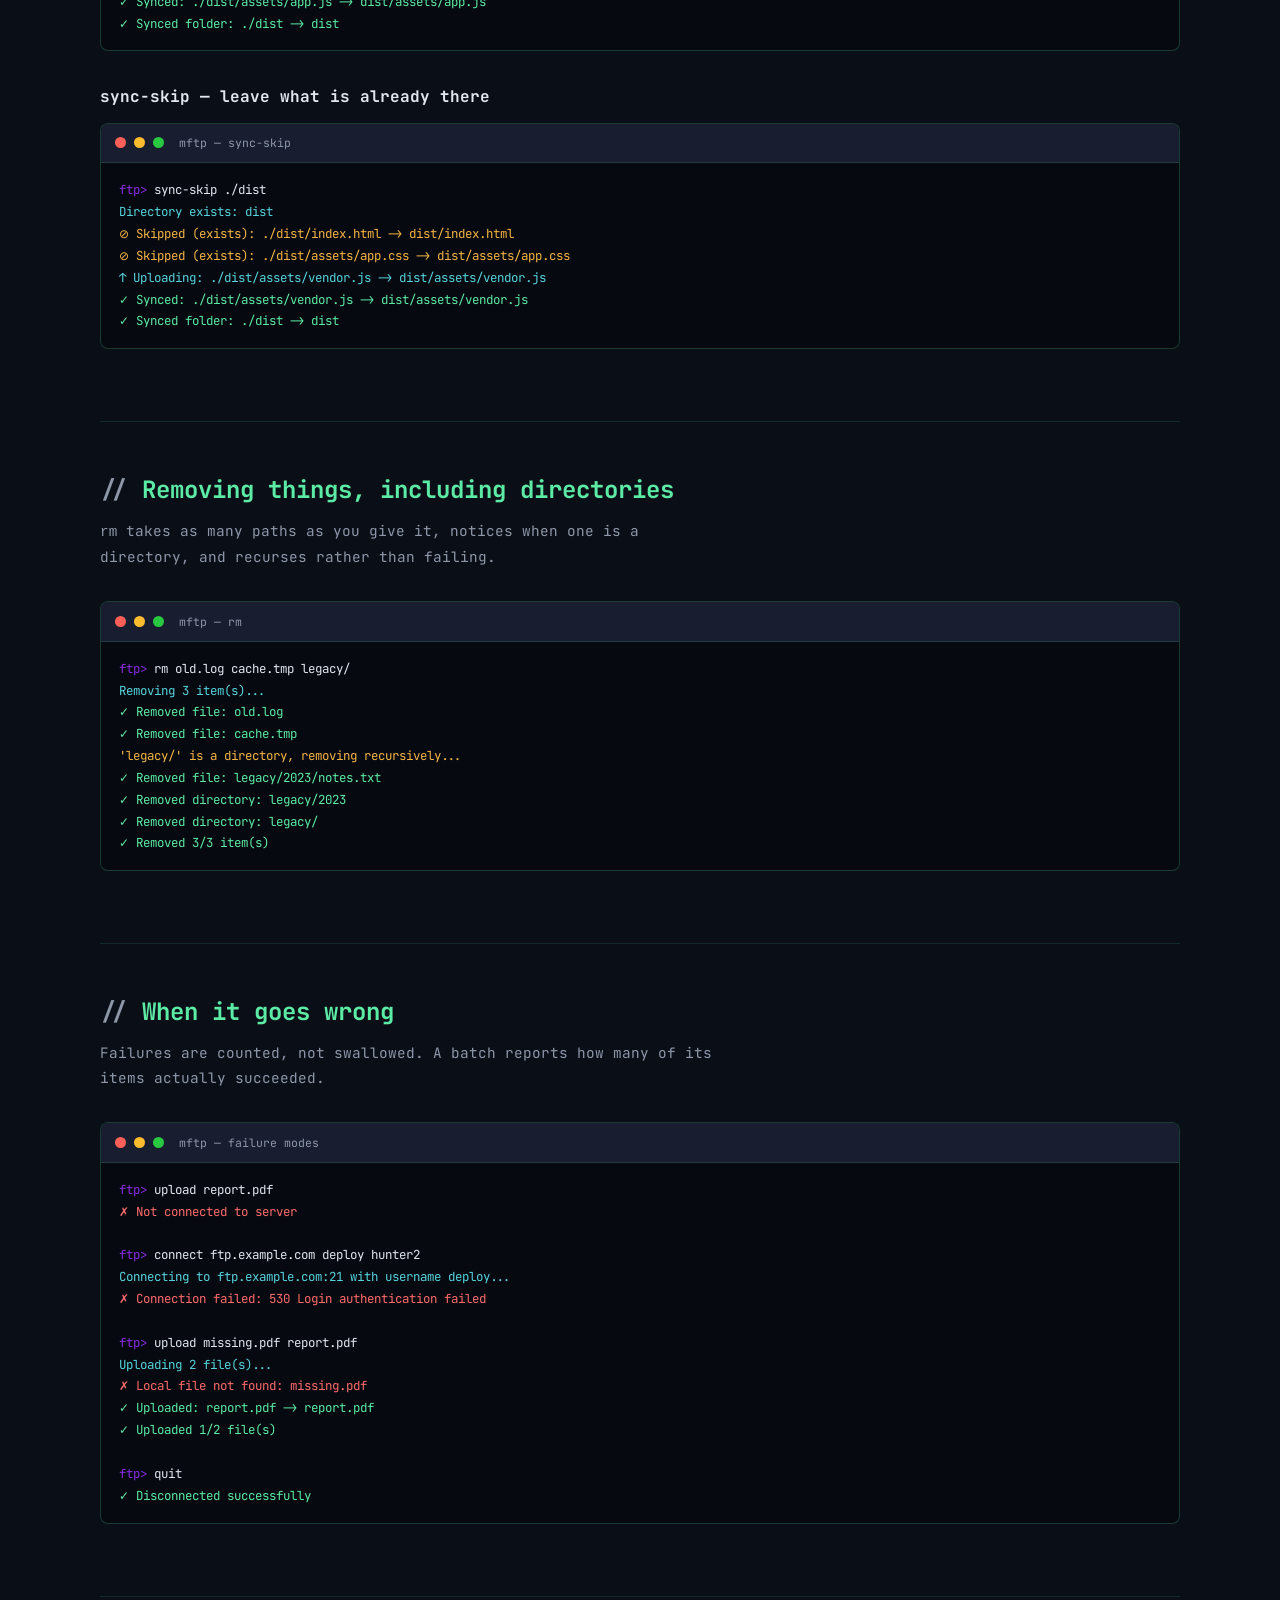
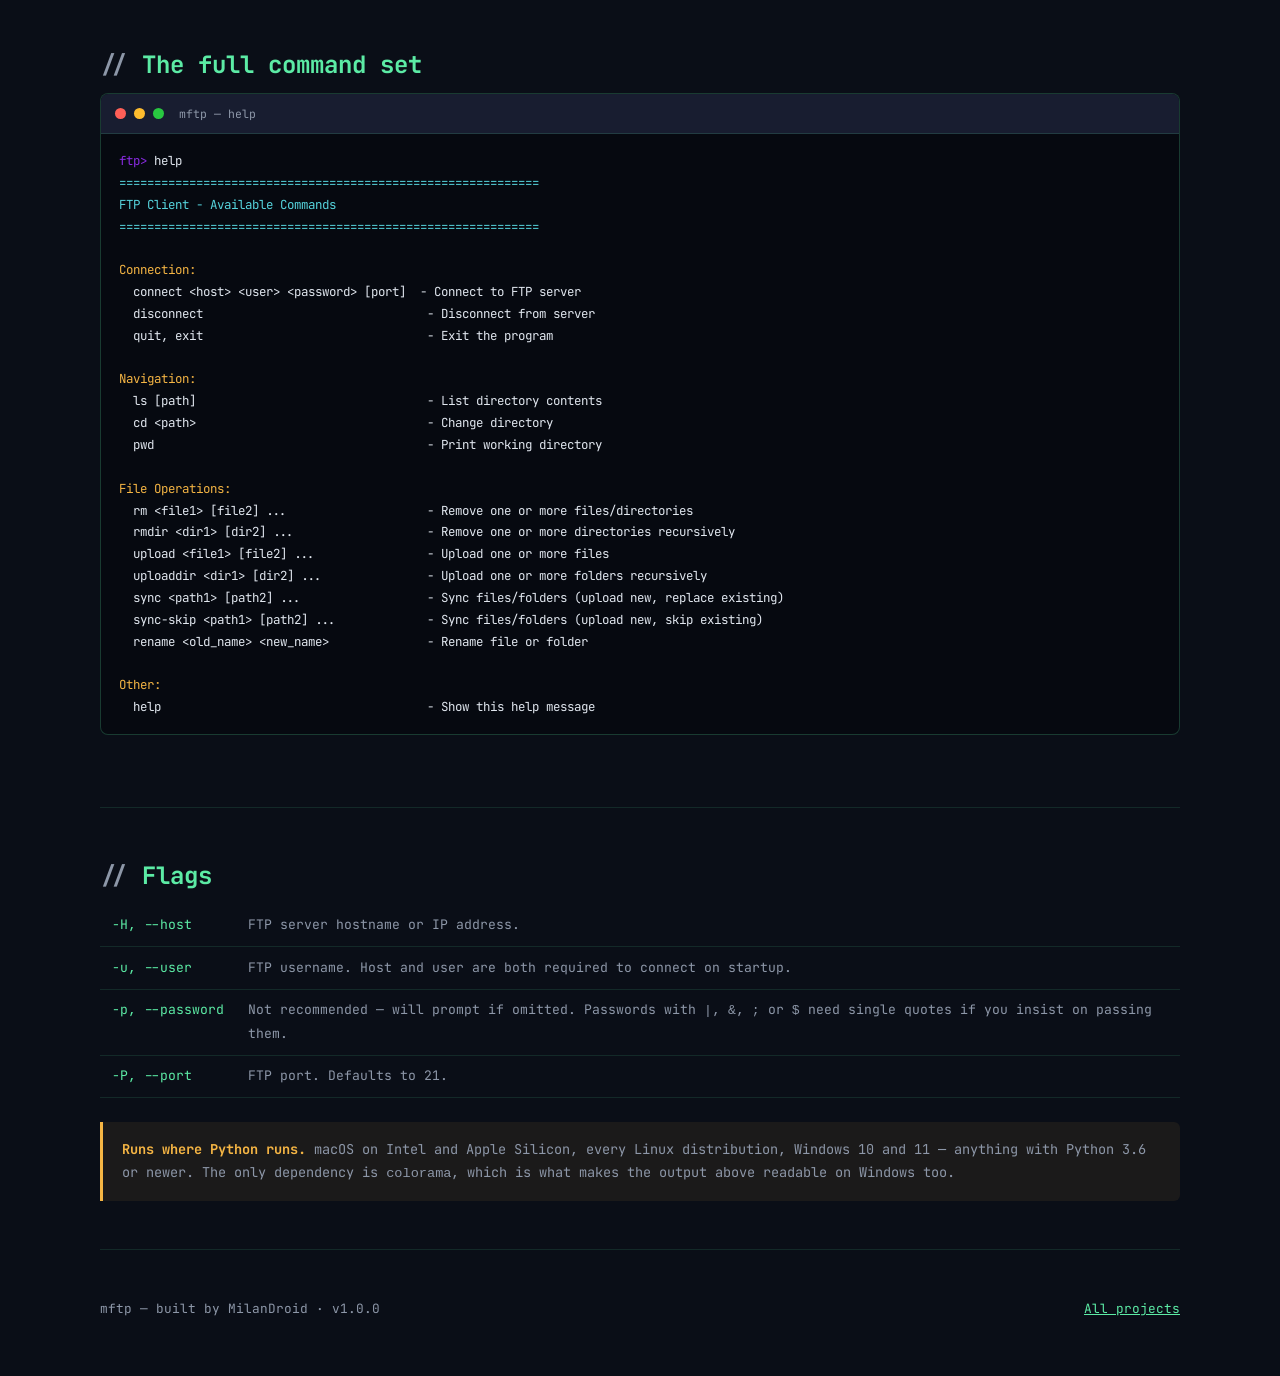
<file: projects/mftp.html>
<!DOCTYPE html>
<html lang="en">
<head>
    <meta charset="UTF-8">
    <meta name="viewport" content="width=device-width, initial-scale=1.0">
    <title>mftp | MilanDroid</title>
    <meta name="description" content="A feature-rich command-line FTP client in Python, with recursive operations and a sync that tells you what it did.">
    <link rel="preconnect" href="https://fonts.googleapis.com">
    <link rel="preconnect" href="https://fonts.gstatic.com" crossorigin>
    <link href="https://fonts.googleapis.com/css2?family=Space+Mono:wght@400;700&family=JetBrains+Mono:wght@300;400;700&display=swap" rel="stylesheet">
    <link rel="icon" href="/assets/profilex25.webp" type="image/webp">
    <link rel="stylesheet" href="project.css">
    <!-- Cloudflare Web Analytics -->
    <script type='module' src='https://static.cloudflareinsights.com/beacon.min.js' data-cf-beacon='{"token": "6ada0aabcde047e1b8abd1b683951ac5"}'></script>
    <!-- End Cloudflare Web Analytics -->
</head>
<body>

<header class="topbar">
    <div class="wrap topbar-inner">
        <a href="/index.html#projects" class="back-link">&larr; Back to projects</a>
        <div class="topbar-actions">
            <a href="https://github.com/MilanDroid/mftp" class="btn btn-primary" target="_blank" rel="noopener">Source on GitHub &nearr;</a>
        </div>
    </div>
</header>

<main class="wrap">

    <section class="hero">
        <p class="eyebrow">CLI tool &middot; Python &middot; open source</p>
        <h1>mftp</h1>
        <p class="lede">
            A command-line FTP client that says what it is doing. Recursive uploads and deletes,
            a sync that distinguishes uploading from replacing from skipping, and a password that
            never has to appear in your shell history.
        </p>
        <div class="tag-row">
            <span class="tag">Python 3.6+</span>
            <span class="tag">colorama</span>
            <span class="tag">ftplib</span>
            <span class="tag">argparse</span>
            <span class="tag">setuptools</span>
            <span class="tag">Cross-platform</span>
        </div>

        <figure class="screenshot">
            <a href="/assets/mftp-session.webp" target="_blank" rel="noopener">
                <img src="/assets/mftp-session.webp" width="2160" height="1350"
                     alt="A terminal running mftp: it connects to ftp.example.com, runs sync on ./dist, which replaces index.html and uploads a new script, then runs sync-skip on ./uploads, which skips an existing logo and uploads a new banner">
            </a>
            <figcaption>
                <strong>A deploy in two commands.</strong> <code>sync</code> replaces what is already
                on the server and <code>sync-skip</code> leaves it alone. Each file says whether it was
                uploaded, replaced or skipped.
            </figcaption>
        </figure>
        <p class="section-sub" style="margin-top:1.25rem;">
            The image is a mock-up: the server and files are invented, but every line is mftp's own
            output in its own colors. The blocks below are reproduced the same way, from the strings
            in <code>ftp_client.py</code>.
        </p>
    </section>

    <section class="section">
        <h2>Install</h2>
        <div class="terminal">
            <div class="terminal-bar">
                <span class="terminal-dot dot-red"></span>
                <span class="terminal-dot dot-amber"></span>
                <span class="terminal-dot dot-green"></span>
                <span class="terminal-title">zsh</span>
            </div>
            <div class="terminal-body">
<pre><span class="c-prompt">$</span> <span class="c-white">pip install git+https://github.com/MilanDroid/mftp.git</span>
<span class="c-dim">Successfully installed mftp-client-1.0.0 colorama-0.4.6</span>

<span class="c-dim"># then, from anywhere</span>
<span class="c-prompt">$</span> <span class="c-white">mftp -H ftp.example.com -u myuser</span></pre>
            </div>
        </div>
        <div class="note">
            <strong>The password flag is the one you should not use.</strong> Omitting
            <code>-p</code> makes the client prompt instead, which keeps the password out of your
            shell history &mdash; and out of the process list. The help text says so, and puts the
            recommended form first.
        </div>
    </section>

    <section class="section">
        <h2>Connecting</h2>
        <div class="terminal">
            <div class="terminal-bar">
                <span class="terminal-dot dot-red"></span>
                <span class="terminal-dot dot-amber"></span>
                <span class="terminal-dot dot-green"></span>
                <span class="terminal-title">mftp &mdash; session start</span>
            </div>
            <div class="terminal-body">
<pre><span class="c-prompt">$</span> <span class="c-white">mftp -H ftp.example.com -u deploy</span>
<span class="c-cyan">============================================================</span>
<span class="c-cyan">FTP Client - Type 'help' for available commands</span>
<span class="c-cyan">============================================================</span>

<span class="c-white">Password for deploy@ftp.example.com:</span>
<span class="c-cyan">Connecting to ftp.example.com:21 with username deploy...</span>
<span class="c-green">&check; Connected successfully!</span>
<span class="c-yellow">220 ProFTPD Server ready.</span>

<span class="c-prompt">ftp&gt;</span> <span class="c-white">pwd</span>
<span class="c-white">/home/deploy</span></pre>
            </div>
        </div>
    </section>

    <section class="section">
        <h2>Sync, and the three things it can do</h2>
        <p class="section-sub">
            <code>sync</code> replaces what is already there; <code>sync-skip</code> leaves it
            alone. Each path reports which of the three branches it took, so a deploy log tells you
            what actually changed.
        </p>

        <div class="diagram">
            <svg viewBox="0 0 900 280" role="img" aria-labelledby="sync-title">
                <title id="sync-title">Decision tree for sync and sync-skip on each path</title>

                <rect x="16" y="112" width="130" height="48" rx="6" class="d-box-accent"/>
                <text x="81" y="132" class="d-label-accent" text-anchor="middle">local path</text>
                <text x="81" y="148" class="d-label-sm" text-anchor="middle">file or folder</text>

                <path d="M150 136 H206" class="d-line" marker-end="url(#mf-a)"/>

                <rect x="210" y="106" width="150" height="60" rx="6" class="d-box"/>
                <text x="285" y="130" class="d-label" text-anchor="middle">exists remotely?</text>
                <text x="285" y="148" class="d-label-sm" text-anchor="middle">file_exists()</text>

                <path d="M364 122 H430 V64 H486" class="d-line" marker-end="url(#mf-a)"/>
                <text x="410" y="56" class="d-label-sm" text-anchor="middle">no</text>

                <rect x="490" y="40" width="180" height="48" rx="6" class="d-box"/>
                <text x="580" y="70" class="d-label"><tspan class="d-label-accent">&uarr;</tspan> Uploading</text>

                <path d="M364 150 H430 V150 H486" class="d-line" marker-end="url(#mf-a)"/>
                <text x="412" y="142" class="d-label-sm" text-anchor="middle">yes</text>

                <rect x="490" y="126" width="180" height="48" rx="6" class="d-box-warn"/>
                <text x="580" y="156" class="d-label">which command?</text>

                <path d="M674 140 H716 V96 H758" class="d-line" marker-end="url(#mf-a)"/>
                <rect x="762" y="72" width="126" height="48" rx="6" class="d-box"/>
                <text x="825" y="92" class="d-label-sm" text-anchor="middle">sync</text>
                <text x="825" y="108" class="d-label" text-anchor="middle">&#8635; Replacing</text>

                <path d="M674 160 H716 V212 H758" class="d-line" marker-end="url(#mf-a)"/>
                <rect x="762" y="188" width="126" height="48" rx="6" class="d-box-muted"/>
                <text x="825" y="208" class="d-label-sm" text-anchor="middle">sync-skip</text>
                <text x="825" y="224" class="d-label" text-anchor="middle">&#8856; Skipped</text>

                <text x="16" y="248" class="d-label-sm">a folder recurses, creating remote directories as it goes</text>

                <defs>
                    <marker id="mf-a" markerWidth="8" markerHeight="8" refX="7" refY="4" orient="auto">
                        <path d="M0 0 L8 4 L0 8 z" fill="rgba(92,235,165,0.7)"/>
                    </marker>
                </defs>
            </svg>
        </div>

        <h3>sync &mdash; replace what is already there</h3>
        <div class="terminal">
            <div class="terminal-bar">
                <span class="terminal-dot dot-red"></span>
                <span class="terminal-dot dot-amber"></span>
                <span class="terminal-dot dot-green"></span>
                <span class="terminal-title">mftp &mdash; sync</span>
            </div>
            <div class="terminal-body">
<pre><span class="c-prompt">ftp&gt;</span> <span class="c-white">sync ./dist</span>
<span class="c-cyan">Directory exists: dist</span>
<span class="c-cyan">&#8635; Replacing: ./dist/index.html -&gt; dist/index.html</span>
<span class="c-green">&check; Synced: ./dist/index.html -&gt; dist/index.html</span>
<span class="c-cyan">Created remote directory: dist/assets</span>
<span class="c-cyan">&uarr; Uploading: ./dist/assets/app.css -&gt; dist/assets/app.css</span>
<span class="c-green">&check; Synced: ./dist/assets/app.css -&gt; dist/assets/app.css</span>
<span class="c-cyan">&uarr; Uploading: ./dist/assets/app.js -&gt; dist/assets/app.js</span>
<span class="c-green">&check; Synced: ./dist/assets/app.js -&gt; dist/assets/app.js</span>
<span class="c-green">&check; Synced folder: ./dist -&gt; dist</span></pre>
            </div>
        </div>

        <h3>sync-skip &mdash; leave what is already there</h3>
        <div class="terminal">
            <div class="terminal-bar">
                <span class="terminal-dot dot-red"></span>
                <span class="terminal-dot dot-amber"></span>
                <span class="terminal-dot dot-green"></span>
                <span class="terminal-title">mftp &mdash; sync-skip</span>
            </div>
            <div class="terminal-body">
<pre><span class="c-prompt">ftp&gt;</span> <span class="c-white">sync-skip ./dist</span>
<span class="c-cyan">Directory exists: dist</span>
<span class="c-yellow">&#8856; Skipped (exists): ./dist/index.html -&gt; dist/index.html</span>
<span class="c-yellow">&#8856; Skipped (exists): ./dist/assets/app.css -&gt; dist/assets/app.css</span>
<span class="c-cyan">&uarr; Uploading: ./dist/assets/vendor.js -&gt; dist/assets/vendor.js</span>
<span class="c-green">&check; Synced: ./dist/assets/vendor.js -&gt; dist/assets/vendor.js</span>
<span class="c-green">&check; Synced folder: ./dist -&gt; dist</span></pre>
            </div>
        </div>
    </section>

    <section class="section">
        <h2>Removing things, including directories</h2>
        <p class="section-sub">
            <code>rm</code> takes as many paths as you give it, notices when one is a directory,
            and recurses rather than failing.
        </p>
        <div class="terminal">
            <div class="terminal-bar">
                <span class="terminal-dot dot-red"></span>
                <span class="terminal-dot dot-amber"></span>
                <span class="terminal-dot dot-green"></span>
                <span class="terminal-title">mftp &mdash; rm</span>
            </div>
            <div class="terminal-body">
<pre><span class="c-prompt">ftp&gt;</span> <span class="c-white">rm old.log cache.tmp legacy/</span>
<span class="c-cyan">Removing 3 item(s)...</span>
<span class="c-green">&check; Removed file: old.log</span>
<span class="c-green">&check; Removed file: cache.tmp</span>
<span class="c-yellow">'legacy/' is a directory, removing recursively...</span>
<span class="c-green">&check; Removed file: legacy/2023/notes.txt</span>
<span class="c-green">&check; Removed directory: legacy/2023</span>
<span class="c-green">&check; Removed directory: legacy/</span>
<span class="c-green">&check; Removed 3/3 item(s)</span></pre>
            </div>
        </div>
    </section>

    <section class="section">
        <h2>When it goes wrong</h2>
        <p class="section-sub">
            Failures are counted, not swallowed. A batch reports how many of its items actually
            succeeded.
        </p>
        <div class="terminal">
            <div class="terminal-bar">
                <span class="terminal-dot dot-red"></span>
                <span class="terminal-dot dot-amber"></span>
                <span class="terminal-dot dot-green"></span>
                <span class="terminal-title">mftp &mdash; failure modes</span>
            </div>
            <div class="terminal-body">
<pre><span class="c-prompt">ftp&gt;</span> <span class="c-white">upload report.pdf</span>
<span class="c-red">&cross; Not connected to server</span>

<span class="c-prompt">ftp&gt;</span> <span class="c-white">connect ftp.example.com deploy hunter2</span>
<span class="c-cyan">Connecting to ftp.example.com:21 with username deploy...</span>
<span class="c-red">&cross; Connection failed: 530 Login authentication failed</span>

<span class="c-prompt">ftp&gt;</span> <span class="c-white">upload missing.pdf report.pdf</span>
<span class="c-cyan">Uploading 2 file(s)...</span>
<span class="c-red">&cross; Local file not found: missing.pdf</span>
<span class="c-green">&check; Uploaded: report.pdf -&gt; report.pdf</span>
<span class="c-green">&check; Uploaded 1/2 file(s)</span>

<span class="c-prompt">ftp&gt;</span> <span class="c-white">quit</span>
<span class="c-green">&check; Disconnected successfully</span></pre>
            </div>
        </div>
    </section>

    <section class="section">
        <h2>The full command set</h2>
        <div class="terminal">
            <div class="terminal-bar">
                <span class="terminal-dot dot-red"></span>
                <span class="terminal-dot dot-amber"></span>
                <span class="terminal-dot dot-green"></span>
                <span class="terminal-title">mftp &mdash; help</span>
            </div>
            <div class="terminal-body">
<pre><span class="c-prompt">ftp&gt;</span> <span class="c-white">help</span>
<span class="c-cyan">============================================================
FTP Client - Available Commands
============================================================</span>

<span class="c-yellow">Connection:</span>
  connect &lt;host&gt; &lt;user&gt; &lt;password&gt; [port]  - Connect to FTP server
  disconnect                                - Disconnect from server
  quit, exit                                - Exit the program

<span class="c-yellow">Navigation:</span>
  ls [path]                                 - List directory contents
  cd &lt;path&gt;                                 - Change directory
  pwd                                       - Print working directory

<span class="c-yellow">File Operations:</span>
  rm &lt;file1&gt; [file2] ...                    - Remove one or more files/directories
  rmdir &lt;dir1&gt; [dir2] ...                   - Remove one or more directories recursively
  upload &lt;file1&gt; [file2] ...                - Upload one or more files
  uploaddir &lt;dir1&gt; [dir2] ...               - Upload one or more folders recursively
  sync &lt;path1&gt; [path2] ...                  - Sync files/folders (upload new, replace existing)
  sync-skip &lt;path1&gt; [path2] ...             - Sync files/folders (upload new, skip existing)
  rename &lt;old_name&gt; &lt;new_name&gt;              - Rename file or folder

<span class="c-yellow">Other:</span>
  help                                      - Show this help message</pre>
            </div>
        </div>
    </section>

    <section class="section">
        <h2>Flags</h2>
        <div class="table-scroll">
            <table class="kv">
                <tr><th>-H, --host</th><td>FTP server hostname or IP address.</td></tr>
                <tr><th>-u, --user</th><td>FTP username. Host and user are both required to connect on startup.</td></tr>
                <tr><th>-p, --password</th><td>Not recommended &mdash; will prompt if omitted. Passwords with <code>|</code>, <code>&amp;</code>, <code>;</code> or <code>$</code> need single quotes if you insist on passing them.</td></tr>
                <tr><th>-P, --port</th><td>FTP port. Defaults to 21.</td></tr>
            </table>
        </div>
        <div class="note" style="margin-top:1.5rem;">
            <strong>Runs where Python runs.</strong> macOS on Intel and Apple Silicon, every Linux
            distribution, Windows 10 and 11 &mdash; anything with Python 3.6 or newer. The only
            dependency is <code>colorama</code>, which is what makes the output above readable on
            Windows too.
        </div>
    </section>

    <div class="foot wrap">
        <span>mftp &mdash; built by MilanDroid &middot; v1.0.0</span>
        <span><a href="/index.html#projects">All projects</a></span>
    </div>

</main>

</body>
</html>
</file>
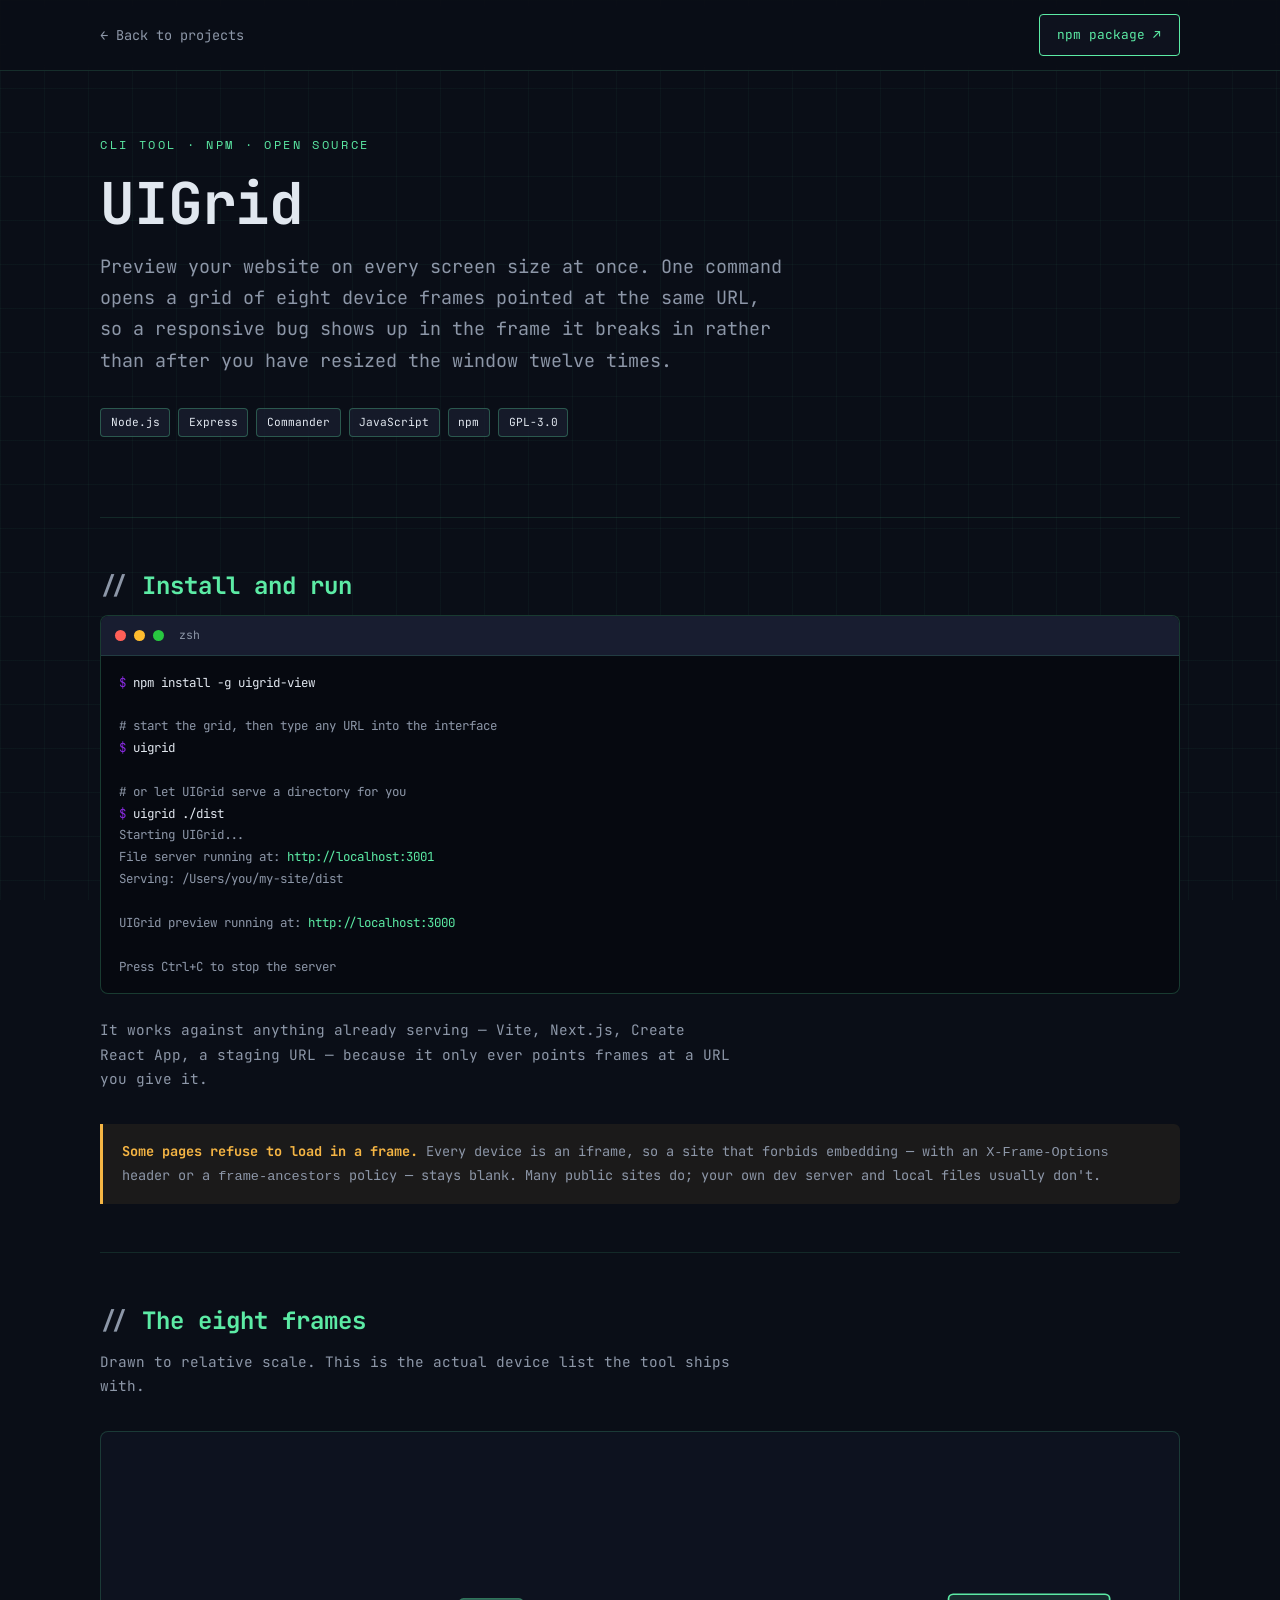
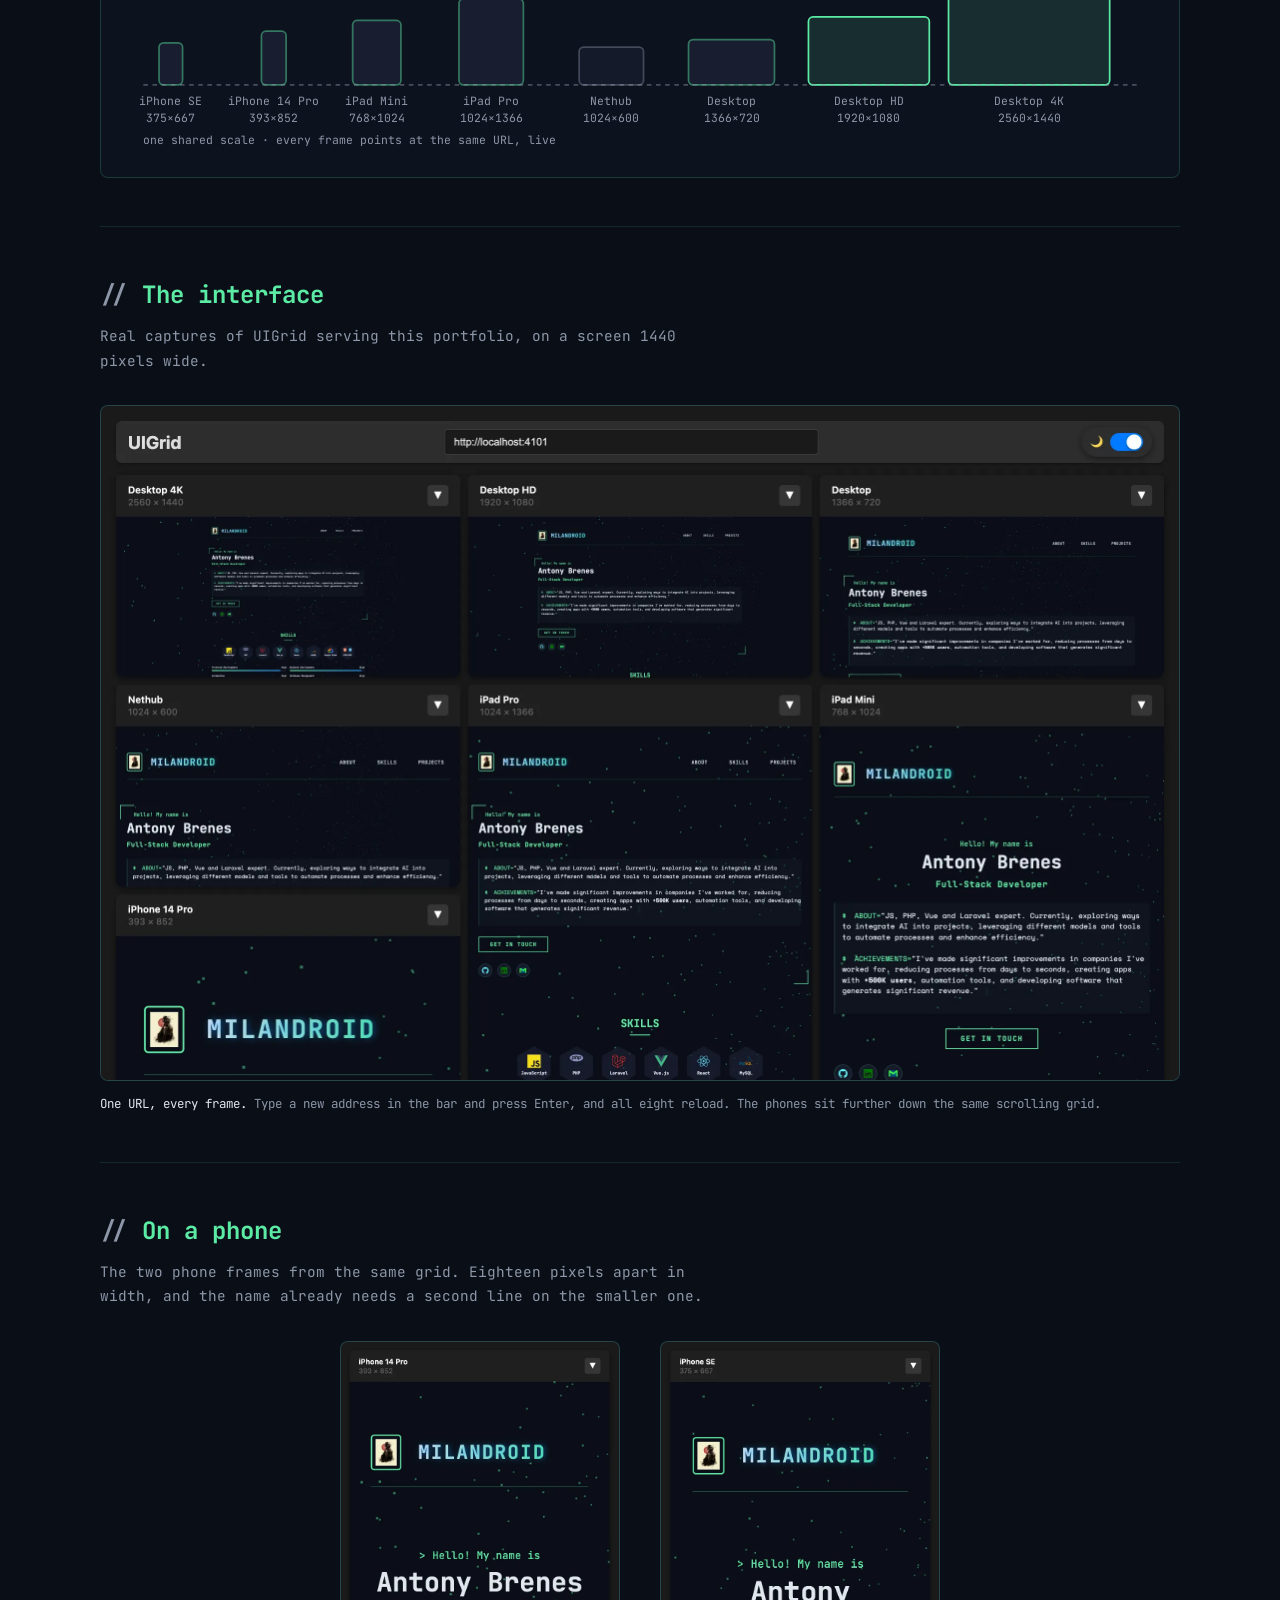
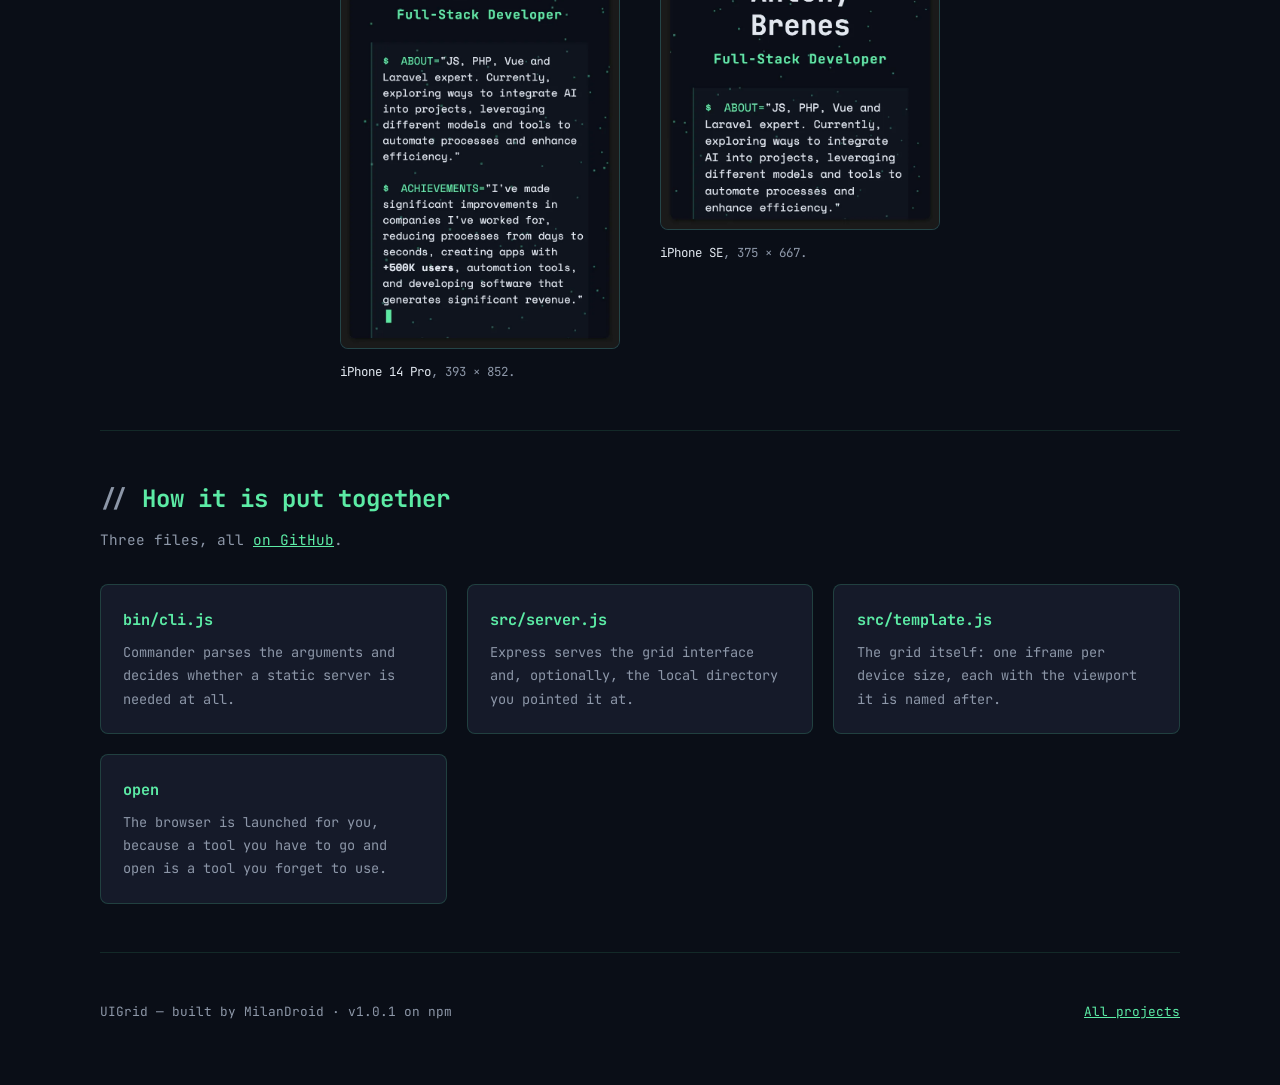
<file: projects/uigrid.html>
<!DOCTYPE html>
<html lang="en">
<head>
    <meta charset="UTF-8">
    <meta name="viewport" content="width=device-width, initial-scale=1.0">
    <title>UIGrid | MilanDroid</title>
    <meta name="description" content="Preview any URL across eight device sizes at once, from the command line.">
    <link rel="preconnect" href="https://fonts.googleapis.com">
    <link rel="preconnect" href="https://fonts.gstatic.com" crossorigin>
    <link href="https://fonts.googleapis.com/css2?family=Space+Mono:wght@400;700&family=JetBrains+Mono:wght@300;400;700&display=swap" rel="stylesheet">
    <link rel="icon" href="/assets/profilex25.webp" type="image/webp">
    <link rel="stylesheet" href="project.css">
    <!-- Cloudflare Web Analytics -->
    <script type='module' src='https://static.cloudflareinsights.com/beacon.min.js' data-cf-beacon='{"token": "6ada0aabcde047e1b8abd1b683951ac5"}'></script>
    <!-- End Cloudflare Web Analytics -->
</head>
<body>

<header class="topbar">
    <div class="wrap topbar-inner">
        <a href="/index.html#projects" class="back-link">&larr; Back to projects</a>
        <div class="topbar-actions">
            <a href="https://www.npmjs.com/package/uigrid-view" class="btn btn-primary" target="_blank" rel="noopener">npm package &nearr;</a>
        </div>
    </div>
</header>

<main class="wrap">

    <section class="hero">
        <p class="eyebrow">CLI tool &middot; npm &middot; open source</p>
        <h1>UIGrid</h1>
        <p class="lede">
            Preview your website on every screen size at once. One command opens a grid of eight
            device frames pointed at the same URL, so a responsive bug shows up in the frame it
            breaks in rather than after you have resized the window twelve times.
        </p>
        <div class="tag-row">
            <span class="tag">Node.js</span>
            <span class="tag">Express</span>
            <span class="tag">Commander</span>
            <span class="tag">JavaScript</span>
            <span class="tag">npm</span>
            <span class="tag">GPL-3.0</span>
        </div>
    </section>

    <section class="section">
        <h2>Install and run</h2>
        <div class="terminal">
            <div class="terminal-bar">
                <span class="terminal-dot dot-red"></span>
                <span class="terminal-dot dot-amber"></span>
                <span class="terminal-dot dot-green"></span>
                <span class="terminal-title">zsh</span>
            </div>
            <div class="terminal-body">
<pre><span class="c-prompt">$</span> <span class="c-white">npm install -g uigrid-view</span>

<span class="c-dim"># start the grid, then type any URL into the interface</span>
<span class="c-prompt">$</span> <span class="c-white">uigrid</span>

<span class="c-dim"># or let UIGrid serve a directory for you</span>
<span class="c-prompt">$</span> <span class="c-white">uigrid ./dist</span>
<span class="c-dim">Starting UIGrid...</span>
<span class="c-dim">File server running at:</span> <span class="c-green">http://localhost:3001</span>
<span class="c-dim">Serving: /Users/you/my-site/dist</span>

<span class="c-dim">UIGrid preview running at:</span> <span class="c-green">http://localhost:3000</span>

<span class="c-dim">Press Ctrl+C to stop the server</span></pre>
            </div>
        </div>
        <p class="section-sub">
            It works against anything already serving &mdash; Vite, Next.js, Create React App, a
            staging URL &mdash; because it only ever points frames at a URL you give it.
        </p>
        <div class="note">
            <strong>Some pages refuse to load in a frame.</strong> Every device is an iframe, so a
            site that forbids embedding &mdash; with an <code>X-Frame-Options</code> header or a
            <code>frame-ancestors</code> policy &mdash; stays blank. Many public sites do; your own
            dev server and local files usually don't.
        </div>
    </section>

    <section class="section">
        <h2>The eight frames</h2>
        <p class="section-sub">
            Drawn to relative scale. This is the actual device list the tool ships with.
        </p>

        <div class="diagram">
            <svg viewBox="0 0 900 260" role="img" aria-labelledby="uigrid-title">
                <title id="uigrid-title">The eight device viewports UIGrid renders, drawn to one shared scale</title>

                <rect x="29.7" y="163.3" width="20.6" height="36.7" rx="4" class="d-box"/>
                <text x="40" y="218" class="d-label-sm" text-anchor="middle">iPhone SE</text>
                <text x="40" y="232" class="d-label-sm" text-anchor="middle">375&times;667</text>

                <rect x="119.2" y="153.1" width="21.6" height="46.9" rx="4" class="d-box"/>
                <text x="130" y="218" class="d-label-sm" text-anchor="middle">iPhone 14 Pro</text>
                <text x="130" y="232" class="d-label-sm" text-anchor="middle">393&times;852</text>

                <rect x="198.9" y="143.7" width="42.2" height="56.3" rx="4" class="d-box"/>
                <text x="220" y="218" class="d-label-sm" text-anchor="middle">iPad Mini</text>
                <text x="220" y="232" class="d-label-sm" text-anchor="middle">768&times;1024</text>

                <rect x="291.8" y="124.9" width="56.3" height="75.1" rx="4" class="d-box"/>
                <text x="320" y="218" class="d-label-sm" text-anchor="middle">iPad Pro</text>
                <text x="320" y="232" class="d-label-sm" text-anchor="middle">1024&times;1366</text>

                <rect x="396.8" y="167.0" width="56.3" height="33.0" rx="4" class="d-box-muted"/>
                <text x="425" y="218" class="d-label-sm" text-anchor="middle">Nethub</text>
                <text x="425" y="232" class="d-label-sm" text-anchor="middle">1024&times;600</text>

                <rect x="492.4" y="160.4" width="75.1" height="39.6" rx="4" class="d-box"/>
                <text x="530" y="218" class="d-label-sm" text-anchor="middle">Desktop</text>
                <text x="530" y="232" class="d-label-sm" text-anchor="middle">1366&times;720</text>

                <rect x="597.2" y="140.6" width="105.6" height="59.4" rx="4" class="d-box-accent"/>
                <text x="650" y="218" class="d-label-sm" text-anchor="middle">Desktop HD</text>
                <text x="650" y="232" class="d-label-sm" text-anchor="middle">1920&times;1080</text>

                <rect x="719.6" y="120.8" width="140.8" height="79.2" rx="4" class="d-box-accent"/>
                <text x="790" y="218" class="d-label-sm" text-anchor="middle">Desktop 4K</text>
                <text x="790" y="232" class="d-label-sm" text-anchor="middle">2560&times;1440</text>

                <path d="M16 200 H884" class="d-line-muted"/>
                <text x="16" y="252" class="d-label-sm">one shared scale &middot; every frame points at the same URL, live</text>
            </svg>
        </div>
    </section>

    <section class="section">
        <h2>The interface</h2>
        <p class="section-sub">
            Real captures of UIGrid serving this portfolio, on a screen 1440 pixels wide.
        </p>
        <figure class="screenshot">
            <a href="/assets/uigrid-grid.webp" target="_blank" rel="noopener">
                <img src="/assets/uigrid-grid.webp" width="2160" height="1350" loading="lazy"
                     alt="UIGrid in a browser: a URL bar reading http://localhost:4101 above device frames for Desktop 4K, Desktop HD, Desktop, Nethub, iPad Pro and iPad Mini, each showing this portfolio's home page at its own width">
            </a>
            <figcaption>
                <strong>One URL, every frame.</strong> Type a new address in the bar and press Enter,
                and all eight reload. The phones sit further down the same scrolling grid.
            </figcaption>
        </figure>
    </section>

    <section class="section">
        <h2>On a phone</h2>
        <p class="section-sub">
            The two phone frames from the same grid. Eighteen pixels apart in width, and the name
            already needs a second line on the smaller one.
        </p>
        <div class="phone-row">
            <figure class="screenshot portrait">
                <a href="/assets/uigrid-iphone-14-pro.webp" target="_blank" rel="noopener">
                    <img src="/assets/uigrid-iphone-14-pro.webp" width="738" height="1608" loading="lazy"
                         alt="UIGrid's iPhone 14 Pro frame, 393 by 852: the portfolio's logo, name on one line, title and about text stacked for a narrow screen">
                </a>
                <figcaption><strong>iPhone 14 Pro</strong>, 393 &times; 852.</figcaption>
            </figure>
            <figure class="screenshot portrait">
                <a href="/assets/uigrid-iphone-se.webp" target="_blank" rel="noopener">
                    <img src="/assets/uigrid-iphone-se.webp" width="738" height="1293" loading="lazy"
                         alt="UIGrid's iPhone SE frame, 375 by 667: the same page, with the name wrapping onto two lines and less of the page fitting on screen">
                </a>
                <figcaption><strong>iPhone SE</strong>, 375 &times; 667.</figcaption>
            </figure>
        </div>
    </section>

    <section class="section">
        <h2>How it is put together</h2>
        <p class="section-sub">
            Three files, all <a href="https://github.com/MilanDroid/uigrid" target="_blank" rel="noopener">on GitHub</a>.
        </p>
        <div class="grid">
            <div class="card">
                <h3>bin/cli.js</h3>
                <p>Commander parses the arguments and decides whether a static server is needed at all.</p>
            </div>
            <div class="card">
                <h3>src/server.js</h3>
                <p>Express serves the grid interface and, optionally, the local directory you pointed it at.</p>
            </div>
            <div class="card">
                <h3>src/template.js</h3>
                <p>The grid itself: one iframe per device size, each with the viewport it is named after.</p>
            </div>
            <div class="card">
                <h3>open</h3>
                <p>The browser is launched for you, because a tool you have to go and open is a tool you forget to use.</p>
            </div>
        </div>
    </section>

    <div class="foot wrap">
        <span>UIGrid &mdash; built by MilanDroid &middot; v1.0.1 on npm</span>
        <span><a href="/index.html#projects">All projects</a></span>
    </div>

</main>

</body>
</html>
</file>
<file: projects/project.css>
/* Shared styles for the project detail pages.
   Tokens mirror index.html so the pages read as one site. */

:root {
    --dark-bg: #0a0e17;
    --navy-bg: #1a2033;
    --accent-green: #5ceba5;
    --accent-green-transparent: rgba(92, 235, 165, 0.2);
    --accent-blue: #0d99ff;
    --accent-purple: #8A2BE2;
    --accent-amber: #f5b544;
    --accent-red: #ff6b6b;
    --text-color: #e1e7ef;
    --text-muted: #8d97a8;
    --glass-bg: rgba(26, 32, 51, 0.7);
    --glass-dark-bg: rgba(26, 32, 51, 0.3);
    --glass-border: rgba(92, 235, 165, 0.3);
    --neon-shadow: 0 0 10px var(--accent-green), 0 0 20px rgba(92, 235, 165, 0.5);
}

* {
    margin: 0;
    padding: 0;
    box-sizing: border-box;
}

body {
    font-family: 'JetBrains Mono', monospace;
    background: var(--dark-bg);
    color: var(--text-color);
    line-height: 1.7;
    /* The fixed grid backdrop needs a stacking context that scrolls under content. */
    position: relative;
    overflow-x: hidden;
}

/* Faint grid, the quiet cousin of the three.js field on the landing page. */
body::before {
    content: '';
    position: fixed;
    inset: 0;
    background-image:
        linear-gradient(rgba(92, 235, 165, 0.04) 1px, transparent 1px),
        linear-gradient(90deg, rgba(92, 235, 165, 0.04) 1px, transparent 1px);
    background-size: 44px 44px;
    pointer-events: none;
    z-index: 0;
}

.wrap {
    position: relative;
    z-index: 1;
    width: min(1080px, 100% - 3rem);
    margin-inline: auto;
}

/* The footer sits inside main.wrap and carries .wrap itself; without this it is
   inset a second time and its divider stops short of every section divider. */
.wrap .wrap {
    width: 100%;
}

a {
    color: var(--accent-green);
}

/* ---------- top bar ---------- */

.topbar {
    position: sticky;
    top: 0;
    z-index: 10;
    backdrop-filter: blur(12px);
    background: rgba(10, 14, 23, 0.82);
    border-bottom: 1px solid rgba(92, 235, 165, 0.15);
}

.topbar-inner {
    display: flex;
    align-items: center;
    justify-content: space-between;
    gap: 1rem;
    padding: 0.9rem 0;
    flex-wrap: wrap;
}

.back-link {
    text-decoration: none;
    font-size: 0.85rem;
    color: var(--text-muted);
    transition: color 0.2s ease;
}

.back-link:hover {
    color: var(--accent-green);
}

.topbar-actions {
    display: flex;
    gap: 0.6rem;
    flex-wrap: wrap;
}

/* ---------- buttons ---------- */

.btn {
    display: inline-block;
    padding: 0.55rem 1.1rem;
    font-size: 0.8rem;
    font-family: inherit;
    text-decoration: none;
    color: var(--text-color);
    border: 1px solid var(--glass-border);
    border-radius: 4px;
    background: var(--glass-dark-bg);
    transition: all 0.25s ease;
}

.btn:hover {
    background: var(--accent-green-transparent);
    border-color: var(--accent-green);
    transform: translateY(-2px);
}

.btn-primary {
    border-color: var(--accent-green);
    color: var(--accent-green);
}

/* A link to something that does not exist yet must not look clickable. */
.btn-pending {
    opacity: 0.55;
    cursor: not-allowed;
    border-style: dashed;
}

.btn-pending:hover {
    background: var(--glass-dark-bg);
    border-color: var(--glass-border);
    transform: none;
}

/* ---------- hero ---------- */

.hero {
    padding: 4rem 0 3rem;
}

.eyebrow {
    font-family: 'Space Mono', monospace;
    font-size: 0.75rem;
    letter-spacing: 0.22em;
    text-transform: uppercase;
    color: var(--accent-green);
    margin-bottom: 1rem;
}

.hero h1 {
    font-size: clamp(2.2rem, 6vw, 3.6rem);
    line-height: 1.1;
    letter-spacing: -0.02em;
    margin-bottom: 1rem;
}

.hero .lede {
    font-size: clamp(1rem, 2.2vw, 1.15rem);
    color: var(--text-muted);
    max-width: 62ch;
    margin-bottom: 2rem;
}

.tag-row {
    display: flex;
    flex-wrap: wrap;
    gap: 0.5rem;
    margin-bottom: 2rem;
}

.tag {
    font-size: 0.7rem;
    padding: 0.25rem 0.6rem;
    background: var(--glass-bg);
    border: 1px solid var(--glass-border);
    border-radius: 4px;
}

/* ---------- sections ---------- */

.section {
    padding: 3rem 0;
    border-top: 1px solid rgba(92, 235, 165, 0.12);
}

.section h2 {
    font-size: 1.5rem;
    margin-bottom: 0.5rem;
    color: var(--accent-green);
}

.section h2::before {
    content: '// ';
    color: var(--text-muted);
}

.section-sub {
    color: var(--text-muted);
    font-size: 0.9rem;
    margin-bottom: 2rem;
    max-width: 70ch;
}

.section h3 {
    font-size: 1rem;
    margin: 2rem 0 0.75rem;
}

.prose p {
    max-width: 72ch;
    margin-bottom: 1rem;
}

.prose p + p {
    margin-top: 0;
}

/* ---------- cards ---------- */

.grid {
    display: grid;
    gap: 1.25rem;
    grid-template-columns: repeat(auto-fit, minmax(min(280px, 100%), 1fr));
}
/* Wide screenshots: two per row, so an even set never leaves one alone on its last row. */
.grid.grid-pairs {
    grid-template-columns: repeat(auto-fit, minmax(min(420px, 100%), 1fr));
}

.card {
    background: var(--glass-bg);
    border: 1px solid rgba(92, 235, 165, 0.18);
    border-radius: 8px;
    padding: 1.4rem;
    transition: border-color 0.25s ease, transform 0.25s ease;
}

.card:hover {
    border-color: var(--glass-border);
    transform: translateY(-3px);
}

.card h3 {
    margin: 0 0 0.5rem;
    font-size: 0.95rem;
    color: var(--accent-green);
}

.card p {
    font-size: 0.85rem;
    color: var(--text-muted);
    margin: 0;
}

/* ---------- image placeholders ---------- */

.shot {
    border: 1px dashed rgba(92, 235, 165, 0.35);
    border-radius: 8px;
    background:
        repeating-linear-gradient(
            45deg,
            rgba(92, 235, 165, 0.03) 0 10px,
            transparent 10px 20px
        ),
        var(--glass-dark-bg);
    display: grid;
    place-items: center;
    text-align: center;
    padding: 2rem 1rem;
    aspect-ratio: 16 / 9;
    color: var(--text-muted);
    font-size: 0.8rem;
}

.shot .shot-name {
    color: var(--accent-green);
    font-size: 0.85rem;
    display: block;
    margin-bottom: 0.35rem;
}

.shot .shot-path {
    font-size: 0.7rem;
    opacity: 0.7;
    word-break: break-all;
}

/* Portrait media (a phone, a menu-bar popover) should not be stretched wide. */
.shot.portrait {
    aspect-ratio: 9 / 16;
    max-width: 300px;
    margin-inline: auto;
}

/* ---------- screenshots ---------- */

/* A real screenshot: framed like the cards, captioned, and a link to the
   full-size image, because a desktop UI shrunk into a column is unreadable. */
.screenshot {
    margin: 0;
}

.screenshot a {
    display: block;
    border: 1px solid rgba(92, 235, 165, 0.18);
    border-radius: 8px;
    overflow: hidden;
    background: var(--navy-bg);
    cursor: zoom-in;
    transition: border-color 0.25s ease, transform 0.25s ease;
}

.screenshot a:hover,
.screenshot a:focus-visible {
    border-color: var(--glass-border);
    transform: translateY(-3px);
}

.screenshot img {
    display: block;
    width: 100%;
    height: auto;
}

.screenshot figcaption {
    font-size: 0.78rem;
    color: var(--text-muted);
    margin-top: 0.75rem;
}

.screenshot figcaption strong {
    color: var(--text-color);
    font-weight: 400;
}

/* Phone captures keep their own proportions instead of filling a wide column. */
.screenshot.portrait {
    max-width: 280px;
    margin-inline: auto;
}

.feature {
    display: grid;
    gap: 2rem;
    align-items: center;
    grid-template-columns: minmax(0, 2fr) minmax(0, 3fr);
}

.feature + .feature {
    margin-top: 3rem;
}

/* Mirrored row: the screenshot moves left and keeps the wide column with it. */
.feature.reverse {
    grid-template-columns: minmax(0, 3fr) minmax(0, 2fr);
}

.feature.reverse > .screenshot {
    order: -1;
}

@media (max-width: 860px) {
    .feature,
    .feature.reverse {
        grid-template-columns: minmax(0, 1fr);
    }

    .feature.reverse > .screenshot {
        order: 0;
    }
}

/* Phone captures side by side, centred as a pair rather than spread across a grid. */
.phone-row {
    display: flex;
    flex-wrap: wrap;
    justify-content: center;
    gap: 2.5rem;
}

.phone-row .screenshot.portrait {
    width: min(280px, 100%);
    margin-inline: 0;
}

.demo-note {
    font-size: 0.75rem;
    color: var(--text-muted);
    border: 1px dashed rgba(92, 235, 165, 0.25);
    border-radius: 6px;
    padding: 0.5rem 0.8rem;
    display: inline-block;
}

/* ---------- diagrams ---------- */

.diagram {
    background: var(--glass-dark-bg);
    border: 1px solid rgba(92, 235, 165, 0.18);
    border-radius: 8px;
    padding: 1.5rem;
    overflow-x: auto;
}

.diagram svg {
    display: block;
    width: 100%;
    height: auto;
    min-width: 560px;
}

.diagram-caption {
    font-size: 0.75rem;
    color: var(--text-muted);
    margin-top: 1rem;
    text-align: center;
}

/* SVG primitives, so each diagram only carries its own geometry. */
.d-box { fill: rgba(26, 32, 51, 0.9); stroke: rgba(92, 235, 165, 0.45); stroke-width: 1.5; }
.d-box-accent { fill: rgba(92, 235, 165, 0.12); stroke: var(--accent-green); stroke-width: 1.5; }
.d-box-muted { fill: rgba(26, 32, 51, 0.6); stroke: rgba(141, 151, 168, 0.4); stroke-width: 1.5; }
.d-box-warn { fill: rgba(245, 181, 68, 0.1); stroke: var(--accent-amber); stroke-width: 1.5; }
.d-box-danger { fill: rgba(255, 107, 107, 0.1); stroke: var(--accent-red); stroke-width: 1.5; }
.d-label { fill: var(--text-color); font-family: 'JetBrains Mono', monospace; font-size: 12px; }
.d-label-sm { fill: var(--text-muted); font-family: 'JetBrains Mono', monospace; font-size: 10px; }
.d-label-accent { fill: var(--accent-green); font-family: 'JetBrains Mono', monospace; font-size: 12px; }
.d-line { stroke: rgba(92, 235, 165, 0.5); stroke-width: 1.5; fill: none; }
.d-line-muted { stroke: rgba(141, 151, 168, 0.45); stroke-width: 1.5; fill: none; stroke-dasharray: 4 4; }
.d-line-danger { stroke: var(--accent-red); stroke-width: 1.5; fill: none; }

/* ---------- terminal ---------- */

.terminal {
    background: #060910;
    border: 1px solid rgba(92, 235, 165, 0.22);
    border-radius: 8px;
    overflow: hidden;
    margin-bottom: 1.5rem;
}

.terminal-bar {
    display: flex;
    align-items: center;
    gap: 0.5rem;
    padding: 0.6rem 0.9rem;
    background: rgba(26, 32, 51, 0.9);
    border-bottom: 1px solid rgba(92, 235, 165, 0.15);
}

.terminal-dot {
    width: 11px;
    height: 11px;
    border-radius: 50%;
    flex-shrink: 0;
}

.dot-red { background: #ff5f57; }
.dot-amber { background: #febc2e; }
.dot-green { background: #28c840; }

.terminal-title {
    font-size: 0.72rem;
    color: var(--text-muted);
    margin-left: 0.4rem;
}

.terminal-body {
    padding: 1rem 1.1rem;
    font-size: 0.78rem;
    line-height: 1.75;
    overflow-x: auto;
}

.terminal-body pre {
    font-family: 'JetBrains Mono', monospace;
    white-space: pre;
    margin: 0;
}

/* colorama's palette, matched to what the Python actually prints */
.c-cyan   { color: #56d4dd; }
.c-green  { color: #5ceba5; }
.c-yellow { color: #f5b544; }
.c-red    { color: #ff6b6b; }
.c-dim    { color: var(--text-muted); }
.c-white  { color: #e1e7ef; }
.c-prompt { color: var(--accent-purple); }

/* ---------- key/value tables ---------- */

.kv {
    width: 100%;
    border-collapse: collapse;
    font-size: 0.82rem;
}

.kv th,
.kv td {
    text-align: left;
    padding: 0.6rem 0.75rem;
    border-bottom: 1px solid rgba(92, 235, 165, 0.12);
    vertical-align: top;
}

.kv th {
    color: var(--accent-green);
    font-weight: 400;
    white-space: nowrap;
}

.kv td {
    color: var(--text-muted);
}

.table-scroll {
    overflow-x: auto;
}

/* ---------- notes ---------- */

.note {
    border-left: 3px solid var(--accent-amber);
    background: rgba(245, 181, 68, 0.07);
    padding: 1rem 1.2rem;
    border-radius: 0 6px 6px 0;
    font-size: 0.85rem;
    color: var(--text-muted);
}

.note strong {
    color: var(--accent-amber);
}

/* ---------- footer ---------- */

.foot {
    padding: 3rem 0 4rem;
    border-top: 1px solid rgba(92, 235, 165, 0.12);
    color: var(--text-muted);
    font-size: 0.8rem;
    display: flex;
    justify-content: space-between;
    gap: 1rem;
    flex-wrap: wrap;
}

/* ---------- responsive ---------- */

@media (max-width: 720px) {
    .wrap { width: min(1080px, 100% - 2rem); }
    .hero { padding: 2.5rem 0 2rem; }
    .section { padding: 2.25rem 0; }
    .diagram { padding: 1rem 0.75rem; }
    .terminal-body { font-size: 0.7rem; }
}

@media (prefers-reduced-motion: reduce) {
    * { transition: none !important; animation: none !important; }
}
</file>
